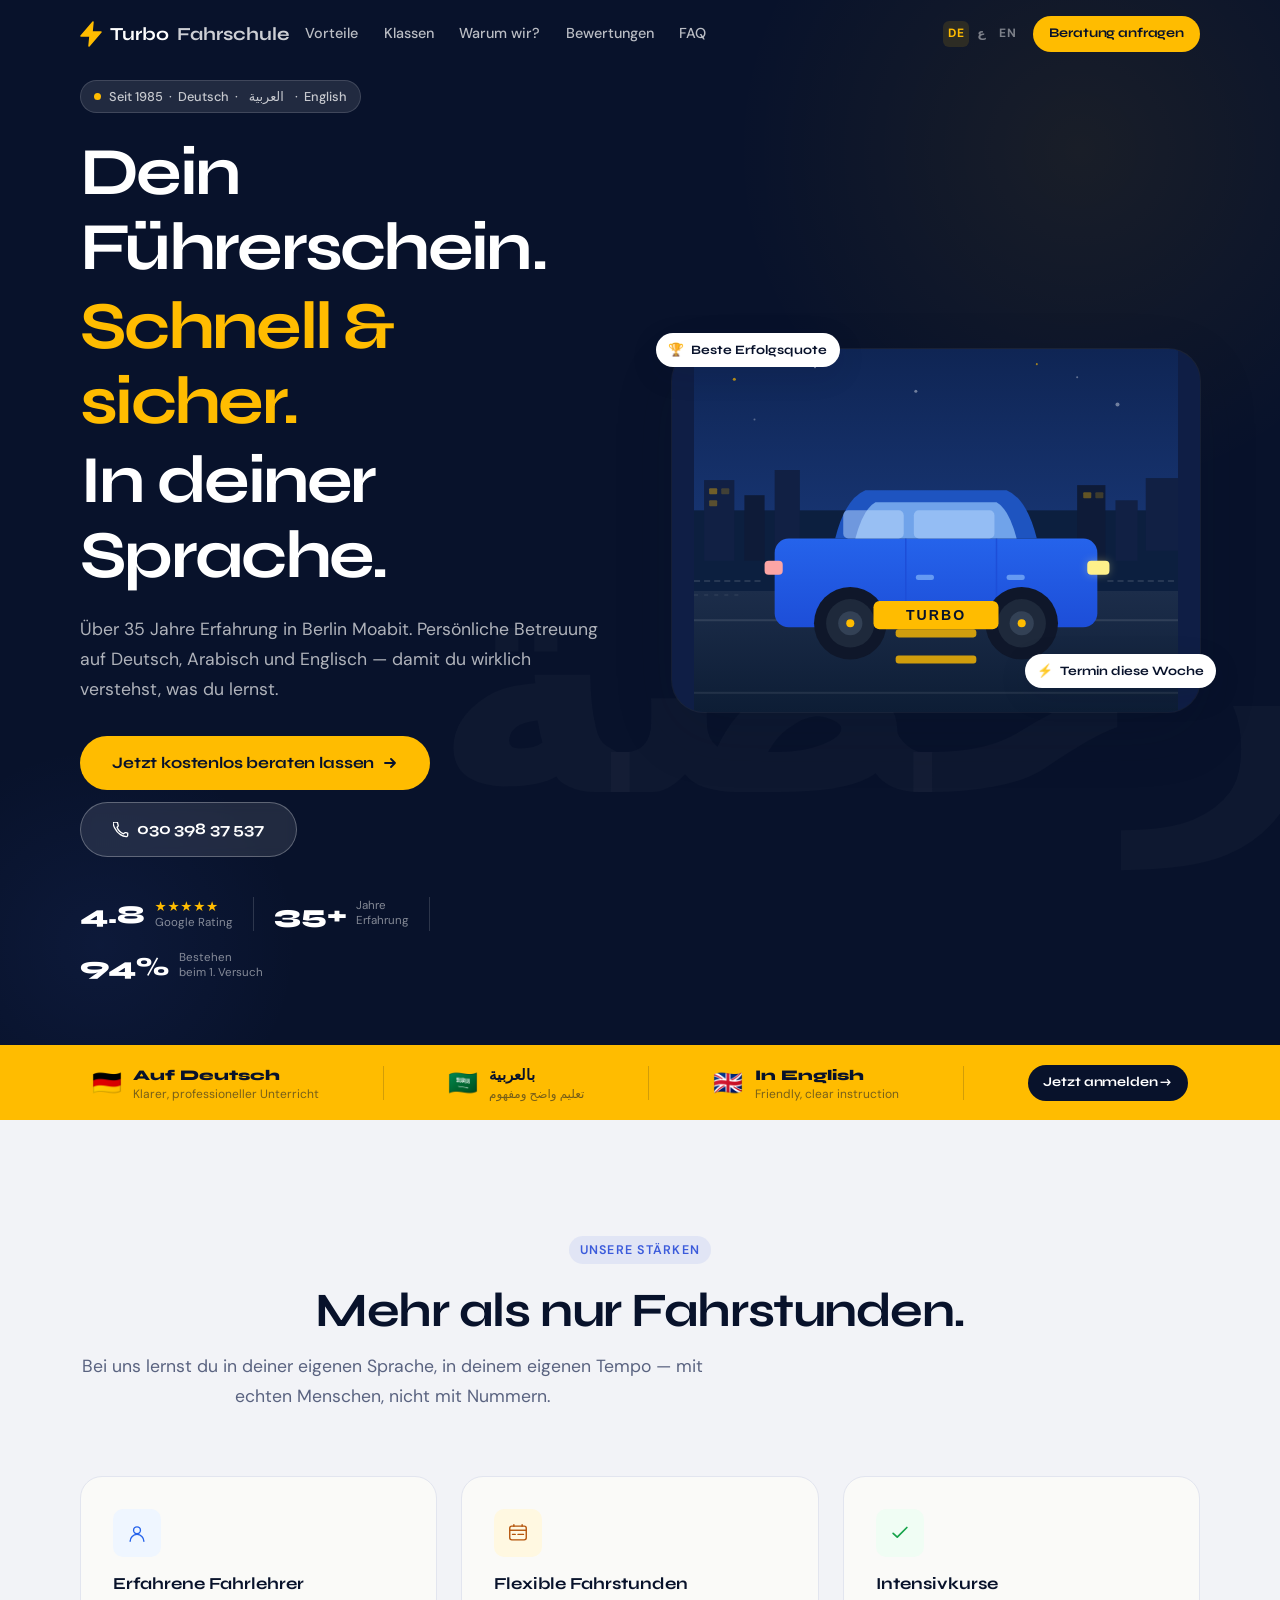
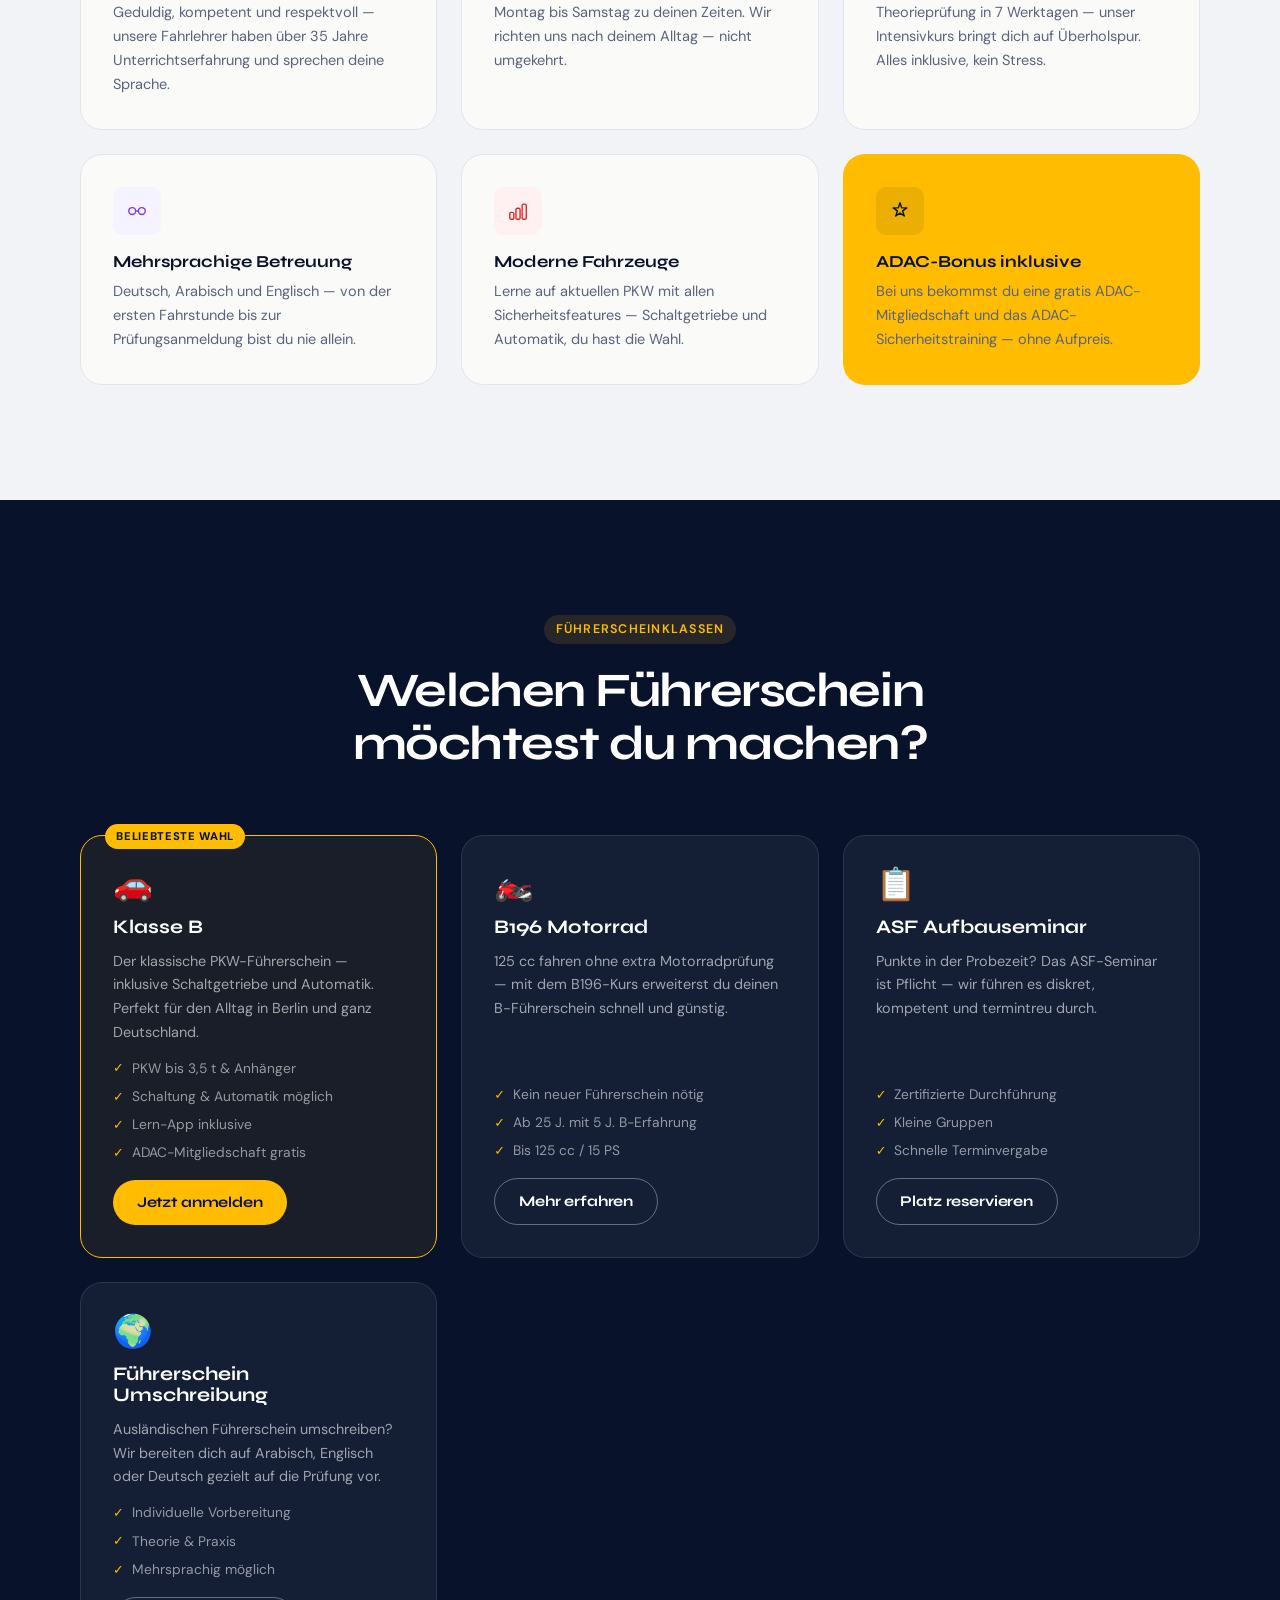
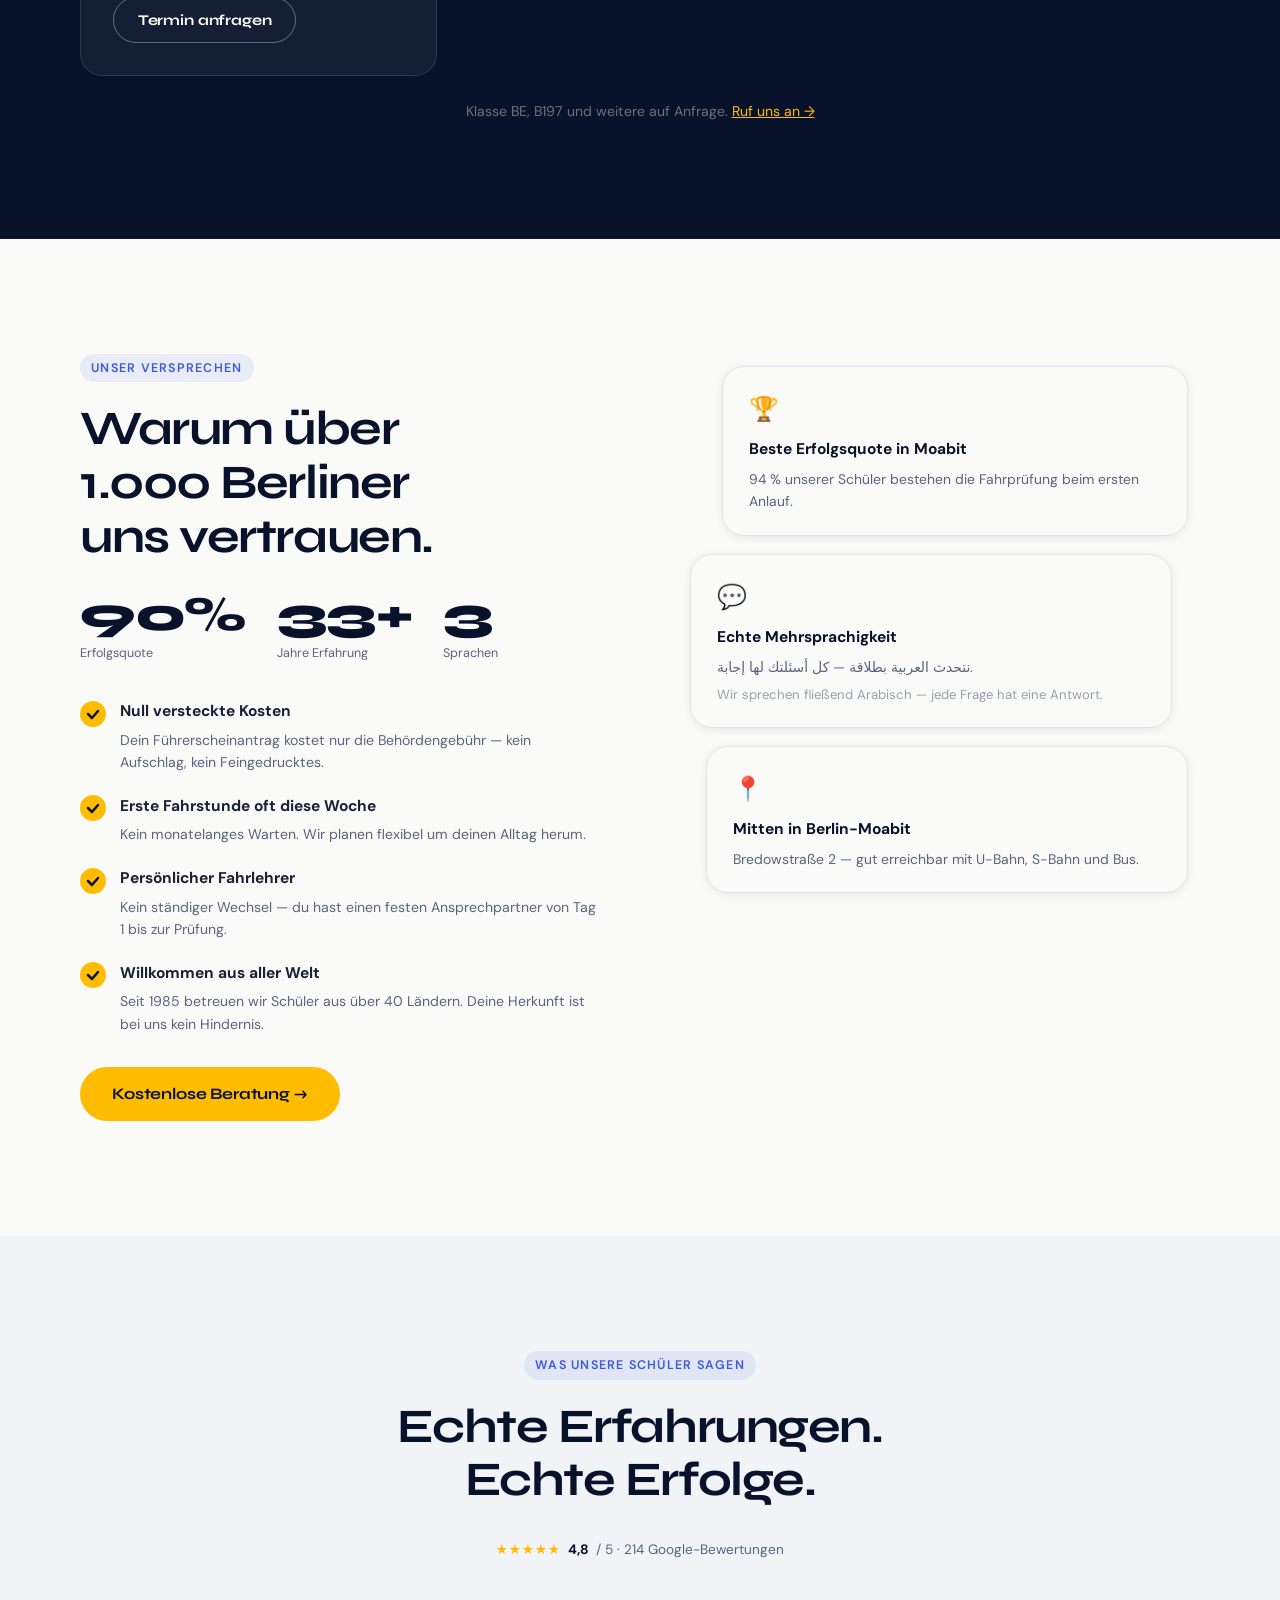
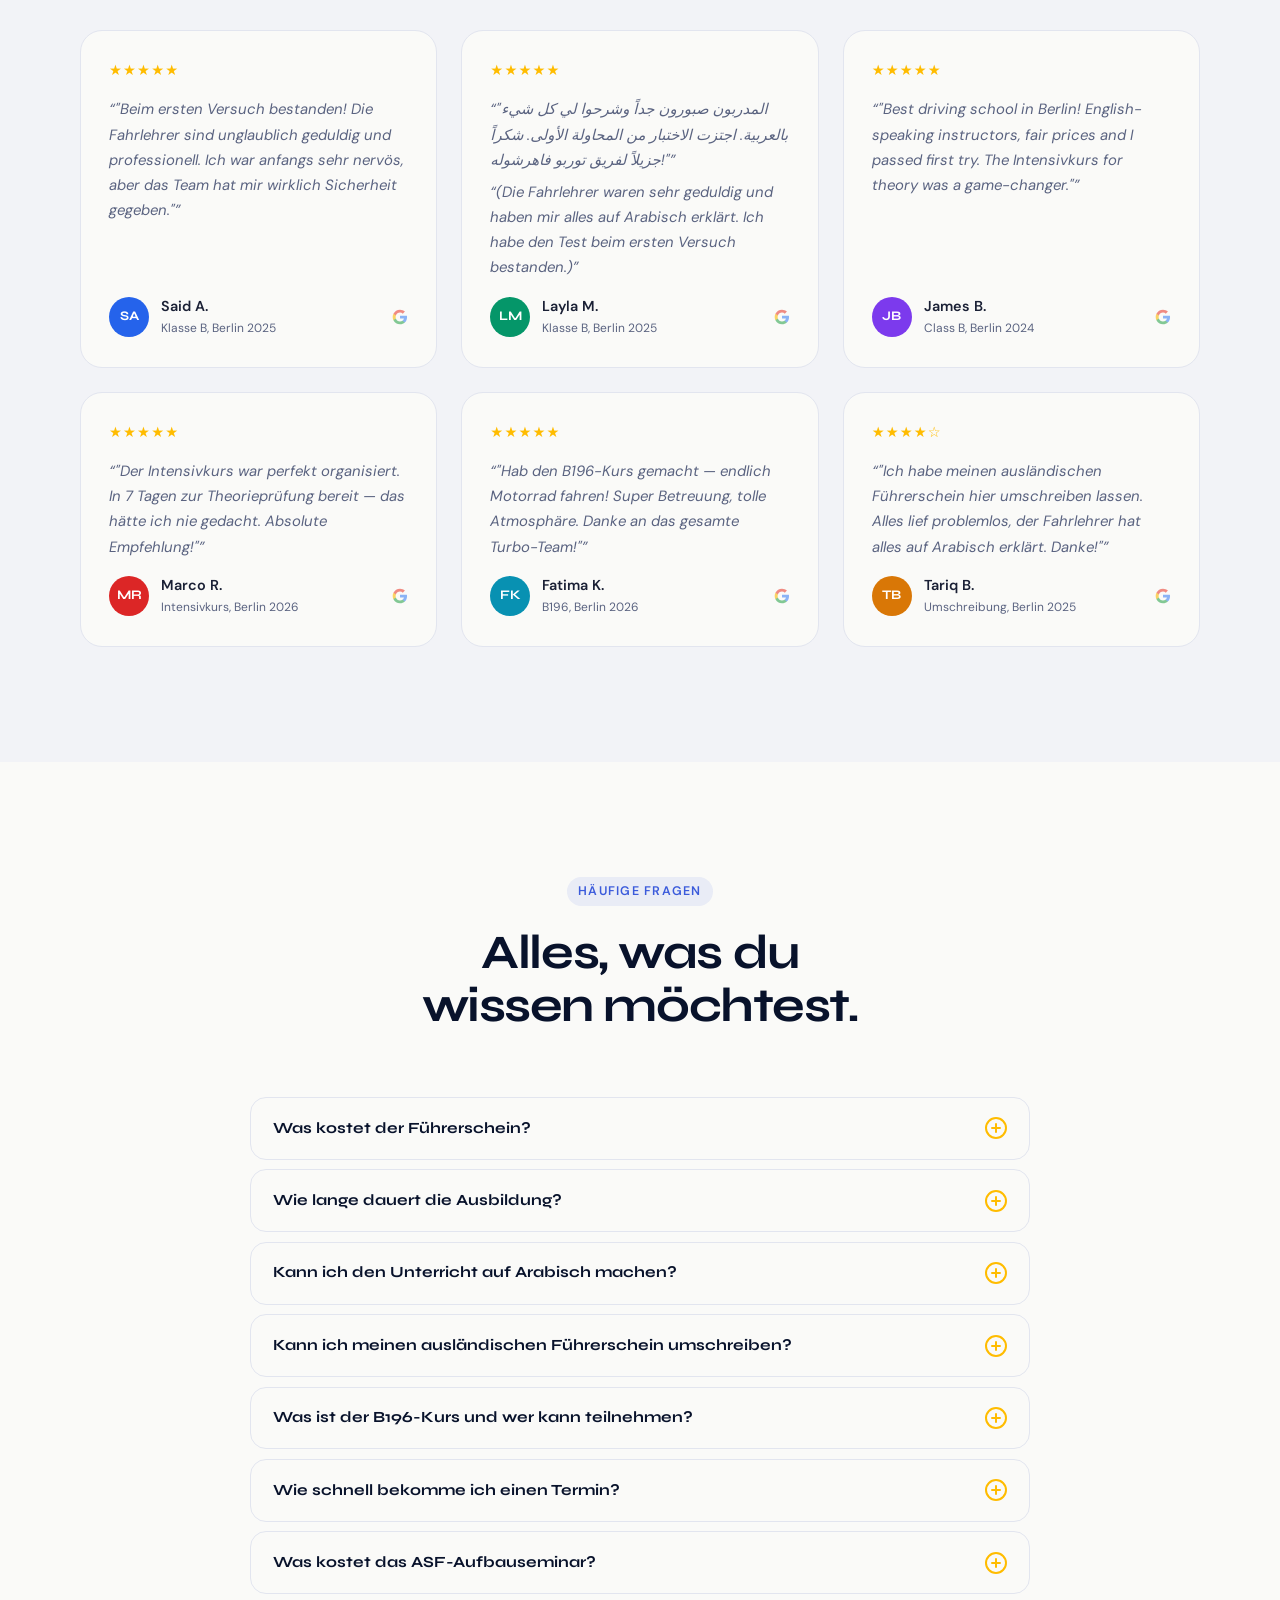
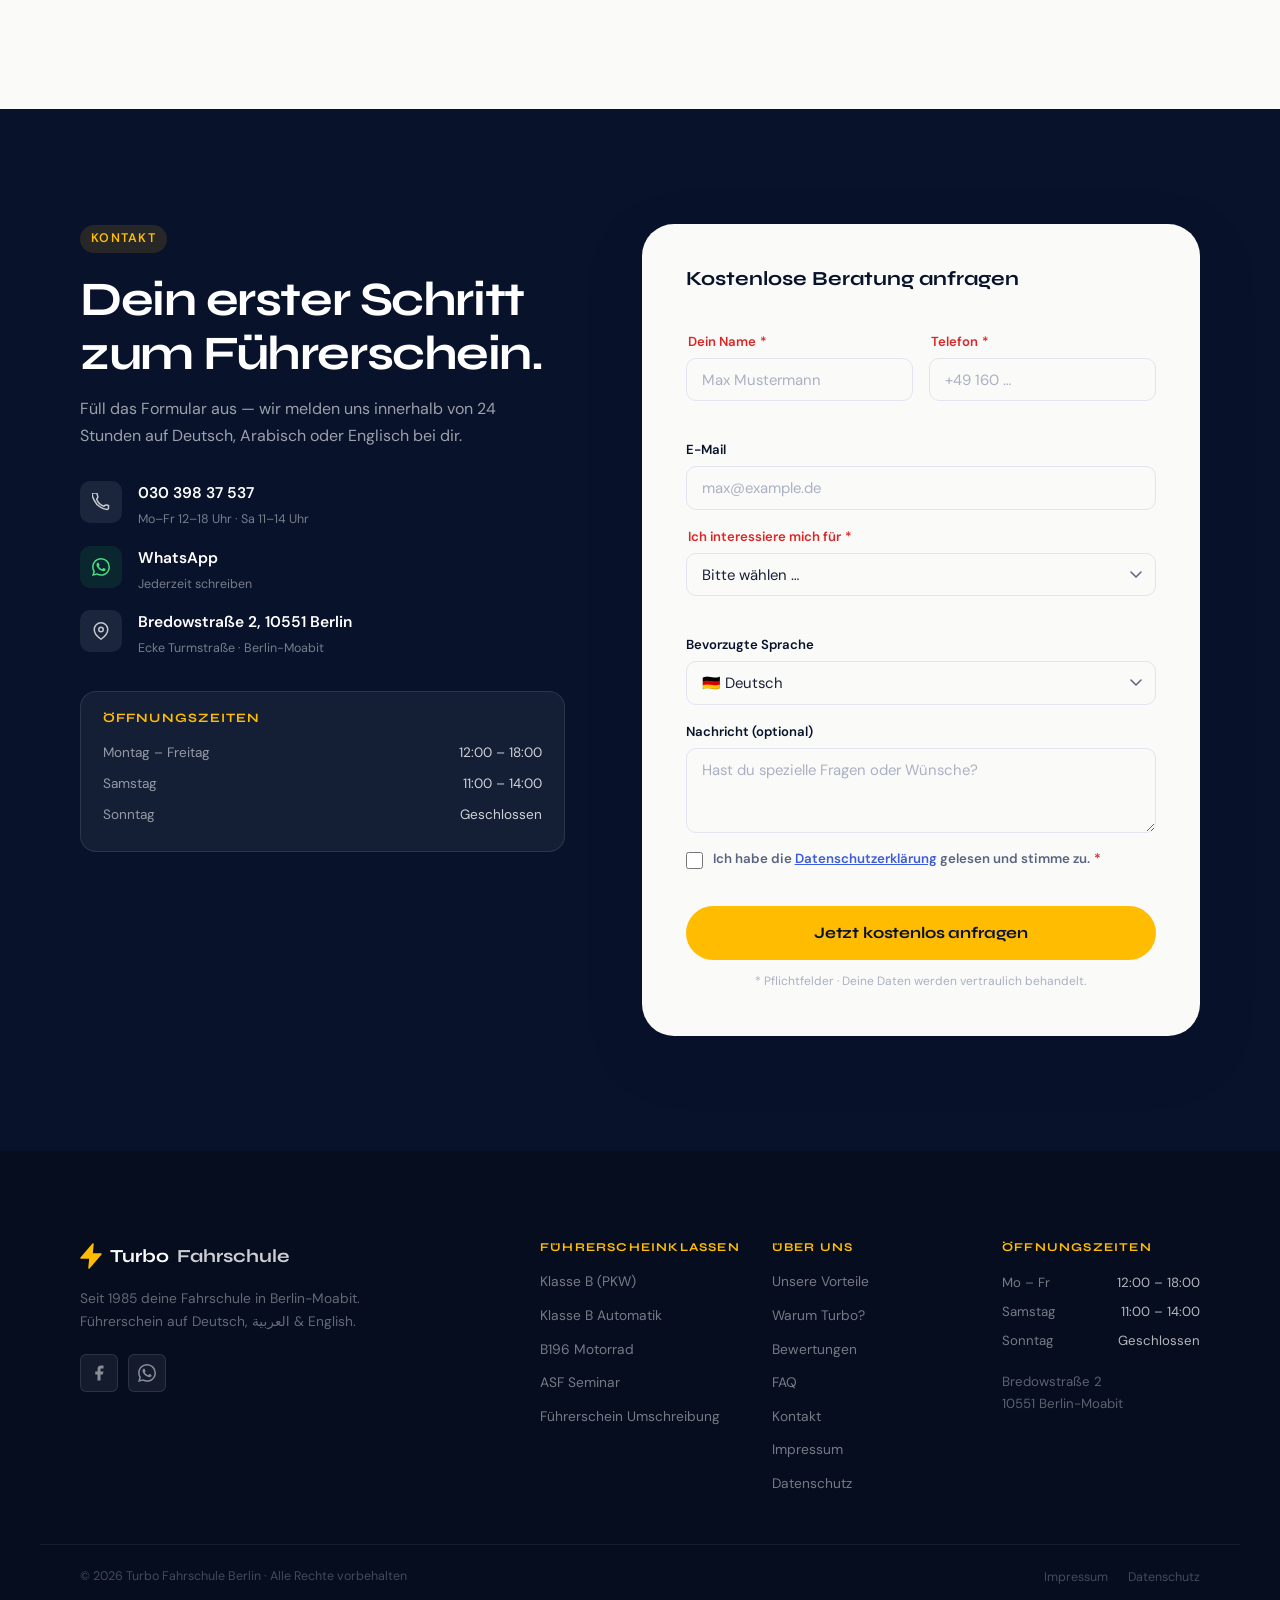
<file: index.html>
<!DOCTYPE html>
<html lang="de" dir="ltr">
<head>
  <meta charset="UTF-8" />
  <meta name="viewport" content="width=device-width, initial-scale=1.0" />

  <!-- SEO -->
  <title>Turbo Fahrschule Berlin – Führerschein auf Deutsch, Arabisch & Englisch</title>
  <meta name="description" content="Turbo Fahrschule Berlin – seit 1985. Führerschein Klasse B, B196, ASF & Intensivkurs. Unterricht auf Deutsch, Arabisch und Englisch. Moabit, Berlin. Jetzt kostenlos beraten lassen." />
  <meta name="keywords" content="Fahrschule Berlin, Arabische Fahrschule Berlin, Führerschein Berlin, Intensivkurs Führerschein Berlin, Fahrschule Moabit, Fahrlehrer Berlin arabisch, فاهرشوله برلين" />
  <link rel="canonical" href="https://www.turbo-fahrschule.com/" />

  <!-- Open Graph -->
  <meta property="og:type" content="website" />
  <meta property="og:title" content="Turbo Fahrschule Berlin – Führerschein schnell & sicher" />
  <meta property="og:description" content="Seit 1985 in Berlin. Deutsch, Arabisch, Englisch. Faire Preise, persönliche Betreuung." />
  <meta property="og:url" content="https://www.turbo-fahrschule.com/" />
  <meta property="og:locale" content="de_DE" />

  <!-- Fonts -->
  <link rel="preconnect" href="https://fonts.googleapis.com" />
  <link rel="preconnect" href="https://fonts.gstatic.com" crossorigin />
  <link href="https://fonts.googleapis.com/css2?family=Syne:wght@700;800&family=DM+Sans:ital,opsz,wght@0,9..40,400;0,9..40,500;0,9..40,600;1,9..40,400&display=swap" rel="stylesheet" />

  <link rel="stylesheet" href="style.css" />

  <!-- Structured Data -->
  <script type="application/ld+json">
  {"@context":"https://schema.org","@type":"DrivingSchool","name":"Turbo Fahrschule Berlin","url":"https://www.turbo-fahrschule.com","telephone":"+493039837537","address":{"@type":"PostalAddress","streetAddress":"Bredowstraße 2","addressLocality":"Berlin","postalCode":"10551","addressCountry":"DE"},"geo":{"@type":"GeoCoordinates","latitude":52.529,"longitude":13.342},"openingHoursSpecification":[{"@type":"OpeningHoursSpecification","dayOfWeek":["Monday","Tuesday","Wednesday","Thursday","Friday"],"opens":"12:00","closes":"18:00"},{"@type":"OpeningHoursSpecification","dayOfWeek":"Saturday","opens":"11:00","closes":"14:00"}],"aggregateRating":{"@type":"AggregateRating","ratingValue":"4.8","reviewCount":"214"}}
  </script>
</head>
<body>

<!-- ╔══════════════════════════════╗
     ║         HEADER / NAV         ║
     ╚══════════════════════════════╝ -->
<header class="site-header" id="siteHeader">
  <div class="hdr-inner wrap">

    <a href="#hero" class="logo" aria-label="Turbo Fahrschule Berlin – zur Startseite">
      <span class="logo-bolt" aria-hidden="true">
        <svg width="22" height="26" viewBox="0 0 22 26" fill="none" xmlns="http://www.w3.org/2000/svg">
          <path d="M13 1L1 15h9l-1 10 12-14h-9l1-10z" fill="currentColor" stroke="currentColor" stroke-width="1.5" stroke-linejoin="round"/>
        </svg>
      </span>
      <span class="logo-word">Turbo</span>
      <span class="logo-word logo-word--thin">Fahrschule</span>
    </a>

    <nav class="primary-nav" id="primaryNav" aria-label="Hauptnavigation">
      <a href="#vorteile"    class="nav-a" data-i18n="navVorteile">Vorteile</a>
      <a href="#klassen"     class="nav-a" data-i18n="navKlassen">Klassen</a>
      <a href="#warum"       class="nav-a" data-i18n="navWarum">Warum wir?</a>
      <a href="#reviews"     class="nav-a" data-i18n="navBewertungen">Bewertungen</a>
      <a href="#faq"         class="nav-a" data-i18n="navFaq">FAQ</a>
    </nav>

    <div class="hdr-actions">
      <!-- Language switcher -->
      <div class="lang-sw" role="group" aria-label="Sprache wählen">
        <button class="lang-btn is-active" data-lang="de" aria-pressed="true">DE</button>
        <button class="lang-btn" data-lang="ar" aria-pressed="false" lang="ar">ع</button>
        <button class="lang-btn" data-lang="en" aria-pressed="false">EN</button>
      </div>

      <a href="#kontakt" class="btn btn-amber btn-sm hdr-cta" data-i18n="hdrCta">Beratung anfragen</a>

      <button class="burger" id="burgerBtn" aria-label="Menü öffnen" aria-expanded="false" aria-controls="primaryNav">
        <span></span><span></span><span></span>
      </button>
    </div>

  </div>
</header>


<!-- ╔══════════════════════════════╗
     ║            HERO              ║
     ╚══════════════════════════════╝ -->
<section class="hero" id="hero">

  <!-- Ambient background elements -->
  <div class="hero-bg" aria-hidden="true">
    <div class="hero-bg__circle hero-bg__circle--1"></div>
    <div class="hero-bg__circle hero-bg__circle--2"></div>
    <div class="hero-bg__arabic" aria-hidden="true">رخصة</div>
  </div>

  <div class="hero-inner wrap">

    <!-- Left: copy -->
    <div class="hero-copy" data-reveal="up">
      <div class="pill pill--light">
        <span class="pill__dot"></span>
        Seit 1985 &nbsp;·&nbsp; Deutsch &nbsp;·&nbsp; <span lang="ar">العربية</span> &nbsp;·&nbsp; English
      </div>

      <h1 class="hero-h1">
        <span class="hero-h1__line" data-i18n="heroL1">Dein Führerschein.</span>
        <span class="hero-h1__line hero-h1__line--amber" data-i18n="heroL2">Schnell &amp; sicher.</span>
        <span class="hero-h1__line" data-i18n="heroL3">In deiner Sprache.</span>
      </h1>

      <p class="hero-sub" data-i18n="heroSub">
        Über 35 Jahre Erfahrung in Berlin Moabit. Persönliche Betreuung auf Deutsch,
        Arabisch und Englisch — damit du wirklich verstehst, was du lernst.
      </p>

      <div class="hero-ctas">
        <a href="#kontakt" class="btn btn-amber btn-lg" data-i18n="heroCta1">
          Jetzt kostenlos beraten lassen
          <svg width="16" height="16" viewBox="0 0 16 16" fill="none" aria-hidden="true"><path d="M3 8h10M9 4l4 4-4 4" stroke="currentColor" stroke-width="1.8" stroke-linecap="round" stroke-linejoin="round"/></svg>
        </a>
        <a href="tel:+493039837537" class="btn btn-ghost btn-lg">
          <svg width="16" height="16" viewBox="0 0 24 24" fill="none" aria-hidden="true"><path d="M22 16.92v3a2 2 0 01-2.18 2 19.79 19.79 0 01-8.63-3.07A19.5 19.5 0 013.07 9.81 19.79 19.79 0 01.07 1.18 2 2 0 012 0h3a2 2 0 012 1.72c.127.96.361 1.903.7 2.81a2 2 0 01-.45 2.11L6.09 7.91a16 16 0 009.82 9.82l1.27-1.27a2 2 0 012.11-.45c.907.339 1.85.573 2.81.7A2 2 0 0122 16.92z" stroke="currentColor" stroke-width="2" stroke-linecap="round" stroke-linejoin="round"/></svg>
          030 398 37 537
        </a>
      </div>

      <!-- Trust bar -->
      <div class="trust-bar" role="list">
        <div class="trust-item" role="listitem">
          <span class="trust-num" data-count="4.8" data-decimals="1">4.8</span>
          <div class="trust-meta">
            <span class="stars" aria-label="4,8 von 5 Sternen">★★★★★</span>
            <span>Google Rating</span>
          </div>
        </div>
        <div class="trust-sep" aria-hidden="true"></div>
        <div class="trust-item" role="listitem">
          <span class="trust-num" data-count="35" data-suffix="+">35+</span>
          <div class="trust-meta"><span>Jahre</span><span>Erfahrung</span></div>
        </div>
        <div class="trust-sep" aria-hidden="true"></div>
        <div class="trust-item" role="listitem">
          <span class="trust-num" data-count="94" data-suffix="%">94%</span>
          <div class="trust-meta"><span>Bestehen</span><span>beim 1. Versuch</span></div>
        </div>
      </div>
    </div>

    <!-- Right: visual -->
    <div class="hero-visual" data-reveal="right">
      <div class="hero-card">
        <!-- Illustration: stylised car + road -->
        <div class="hero-illustration" aria-label="Fahrschüler hinter dem Steuer" role="img">
          <svg viewBox="0 0 480 360" fill="none" xmlns="http://www.w3.org/2000/svg" aria-hidden="true">
            <!-- Sky gradient -->
            <defs>
              <linearGradient id="sky" x1="0" y1="0" x2="0" y2="1">
                <stop offset="0%" stop-color="#0f2554"/>
                <stop offset="100%" stop-color="#1a3a7c"/>
              </linearGradient>
              <linearGradient id="road" x1="0" y1="0" x2="0" y2="1">
                <stop offset="0%" stop-color="#1c2d4a"/>
                <stop offset="100%" stop-color="#0d1d35"/>
              </linearGradient>
              <linearGradient id="carBody" x1="0" y1="0" x2="0" y2="1">
                <stop offset="0%" stop-color="#2563eb"/>
                <stop offset="100%" stop-color="#1d4ed8"/>
              </linearGradient>
            </defs>
            <!-- Sky -->
            <rect width="480" height="240" fill="url(#sky)"/>
            <!-- Stars -->
            <circle cx="40" cy="30" r="1.5" fill="#FFBC00" opacity=".7"/>
            <circle cx="120" cy="18" r="1" fill="white" opacity=".5"/>
            <circle cx="220" cy="42" r="1.5" fill="white" opacity=".4"/>
            <circle cx="340" cy="15" r="1" fill="#FFBC00" opacity=".6"/>
            <circle cx="420" cy="55" r="2" fill="white" opacity=".4"/>
            <circle cx="380" cy="28" r="1" fill="white" opacity=".35"/>
            <circle cx="60" cy="70" r="1" fill="white" opacity=".3"/>
            <!-- City silhouette -->
            <rect x="0" y="160" width="480" height="80" fill="#0c1f3f"/>
            <rect x="10" y="130" width="30" height="80" fill="#112044"/>
            <rect x="50" y="145" width="20" height="65" fill="#0e1b38"/>
            <rect x="80" y="120" width="25" height="80" fill="#112044"/>
            <rect x="380" y="135" width="28" height="80" fill="#0e1b38"/>
            <rect x="418" y="150" width="22" height="60" fill="#112044"/>
            <rect x="448" y="128" width="32" height="72" fill="#112044"/>
            <!-- Windows on buildings -->
            <rect x="15" y="138" width="8" height="6" fill="#FFBC00" opacity=".4" rx="1"/>
            <rect x="27" y="138" width="8" height="6" fill="#FFBC00" opacity=".2" rx="1"/>
            <rect x="15" y="150" width="8" height="6" fill="#FFBC00" opacity=".3" rx="1"/>
            <rect x="386" y="142" width="8" height="6" fill="#FFBC00" opacity=".35" rx="1"/>
            <rect x="398" y="142" width="8" height="6" fill="#FFBC00" opacity=".2" rx="1"/>
            <!-- Road -->
            <rect x="0" y="240" width="480" height="120" fill="url(#road)"/>
            <!-- Road markings -->
            <rect x="200" y="252" width="80" height="8" rx="3" fill="#FFBC00" opacity=".8"/>
            <rect x="200" y="278" width="80" height="8" rx="3" fill="#FFBC00" opacity=".8"/>
            <rect x="200" y="304" width="80" height="8" rx="3" fill="#FFBC00" opacity=".8"/>
            <!-- Lane lines -->
            <rect x="0" y="268" width="480" height="2" fill="white" opacity=".1"/>
            <rect x="0" y="340" width="480" height="2" fill="white" opacity=".08"/>

            <!-- Car body -->
            <rect x="80" y="188" width="320" height="88" rx="14" fill="url(#carBody)"/>
            <!-- Car roof -->
            <path d="M140 188 Q150 148 170 140 H310 Q330 148 340 188Z" fill="#1e54c0"/>
            <!-- Windscreen -->
            <path d="M160 188 Q168 158 180 152 H300 Q312 158 320 188Z" fill="#93c5fd" opacity=".7"/>
            <!-- Side windows -->
            <rect x="148" y="160" width="60" height="28" rx="5" fill="#bfdbfe" opacity=".5"/>
            <rect x="218" y="160" width="80" height="28" rx="5" fill="#bfdbfe" opacity=".45"/>
            <!-- Door lines -->
            <line x1="210" y1="188" x2="210" y2="270" stroke="#1d4ed8" stroke-width="1.5"/>
            <line x1="300" y1="188" x2="300" y2="270" stroke="#1d4ed8" stroke-width="1.5"/>
            <!-- Door handles -->
            <rect x="220" y="224" width="18" height="5" rx="2.5" fill="#93c5fd" opacity=".6"/>
            <rect x="310" y="224" width="18" height="5" rx="2.5" fill="#93c5fd" opacity=".6"/>
            <!-- Wheels -->
            <circle cx="155" cy="272" r="36" fill="#0f172a"/>
            <circle cx="155" cy="272" r="24" fill="#1e293b"/>
            <circle cx="155" cy="272" r="12" fill="#334155"/>
            <circle cx="155" cy="272" r="4" fill="#FFBC00"/>
            <circle cx="325" cy="272" r="36" fill="#0f172a"/>
            <circle cx="325" cy="272" r="24" fill="#1e293b"/>
            <circle cx="325" cy="272" r="12" fill="#334155"/>
            <circle cx="325" cy="272" r="4" fill="#FFBC00"/>
            <!-- Headlights -->
            <rect x="390" y="210" width="22" height="14" rx="4" fill="#fef08a"/>
            <rect x="390" y="210" width="22" height="14" rx="4" fill="#fef08a" opacity=".3" filter="blur(4px)"/>
            <!-- Tail lights -->
            <rect x="70" y="210" width="18" height="14" rx="4" fill="#fca5a5"/>
            <!-- Turbo badge -->
            <rect x="178" y="250" width="124" height="28" rx="6" fill="#FFBC00"/>
            <text x="240" y="269" text-anchor="middle" font-family="sans-serif" font-weight="800" font-size="14" fill="#08122B" letter-spacing="2">TURBO</text>
            <!-- Speed lines -->
            <line x1="0" y1="230" x2="70" y2="230" stroke="white" stroke-width="1.5" opacity=".15" stroke-dasharray="6 4"/>
            <line x1="0" y1="244" x2="50" y2="244" stroke="white" stroke-width="1" opacity=".1" stroke-dasharray="4 6"/>
            <line x1="410" y1="230" x2="480" y2="230" stroke="white" stroke-width="1.5" opacity=".15" stroke-dasharray="6 4"/>
          </svg>
        </div>

        <!-- Floating chips -->
        <div class="chip chip--tl" aria-hidden="true">
          <span>🏆</span>
          <span>Beste Erfolgsquote</span>
        </div>
        <div class="chip chip--br" aria-hidden="true">
          <span>⚡</span>
          <span>Termin diese Woche</span>
        </div>
      </div>
    </div>

  </div><!-- /hero-inner -->
</section>


<!-- ╔══════════════════════════════╗
     ║       SPRACHEN-BANNER        ║
     ╚══════════════════════════════╝ -->
<div class="lang-banner" role="complementary" aria-label="Unsere Unterrichtssprachen">
  <div class="wrap lang-banner__inner">
    <div class="lb-item">
      <span class="lb-flag" role="img" aria-label="Deutschlandsflagge">🇩🇪</span>
      <div>
        <strong data-i18n="lbDe">Auf Deutsch</strong>
        <p data-i18n="lbDeP">Klarer, professioneller Unterricht</p>
      </div>
    </div>
    <span class="lb-rule" aria-hidden="true"></span>
    <div class="lb-item">
      <span class="lb-flag" role="img" aria-label="Saudi-Arabien Flagge">🇸🇦</span>
      <div>
        <strong lang="ar">بالعربية</strong>
        <p lang="ar">تعليم واضح ومفهوم</p>
      </div>
    </div>
    <span class="lb-rule" aria-hidden="true"></span>
    <div class="lb-item">
      <span class="lb-flag" role="img" aria-label="UK Flagge">🇬🇧</span>
      <div>
        <strong lang="en">In English</strong>
        <p lang="en">Friendly, clear instruction</p>
      </div>
    </div>
    <span class="lb-rule" aria-hidden="true"></span>
    <div class="lb-item lb-item--cta">
      <a href="#kontakt" class="btn btn-navy btn-sm" data-i18n="lbCta">Jetzt anmelden →</a>
    </div>
  </div>
</div>


<!-- ╔══════════════════════════════╗
     ║          VORTEILE            ║
     ╚══════════════════════════════╝ -->
<section class="section-pad bg-offwhite" id="vorteile">
  <div class="wrap">

    <header class="section-hdr" data-reveal="up">
      <p class="eyebrow" data-i18n="vortEyebrow">Unsere Stärken</p>
      <h2 class="section-h2" data-i18n="vortH2">Mehr als nur Fahrstunden.</h2>
      <p class="section-sub">Bei uns lernst du in deiner eigenen Sprache, in deinem eigenen Tempo — mit echten Menschen, nicht mit Nummern.</p>
    </header>

    <div class="features-grid">

      <article class="feat-card" data-reveal="up" data-delay="0">
        <div class="feat-icon feat-icon--blue" aria-hidden="true">
          <svg viewBox="0 0 32 32" fill="none"><circle cx="16" cy="12" r="5" stroke="currentColor" stroke-width="2"/><path d="M6 28c0-5.5 4.5-10 10-10s10 4.5 10 10" stroke="currentColor" stroke-width="2" stroke-linecap="round"/></svg>
        </div>
        <h3 data-i18n="feat1Title">Erfahrene Fahrlehrer</h3>
        <p>Geduldig, kompetent und respektvoll — unsere Fahrlehrer haben über 35 Jahre Unterrichtserfahrung und sprechen deine Sprache.</p>
      </article>

      <article class="feat-card" data-reveal="up" data-delay="80">
        <div class="feat-icon feat-icon--amber" aria-hidden="true">
          <svg viewBox="0 0 32 32" fill="none"><rect x="4" y="6" width="24" height="20" rx="3" stroke="currentColor" stroke-width="2"/><path d="M4 12h24" stroke="currentColor" stroke-width="2"/><path d="M10 6V4M22 6V4" stroke="currentColor" stroke-width="2" stroke-linecap="round"/><path d="M8 18h4M16 18h8" stroke="currentColor" stroke-width="2" stroke-linecap="round"/></svg>
        </div>
        <h3 data-i18n="feat2Title">Flexible Fahrstunden</h3>
        <p>Montag bis Samstag zu deinen Zeiten. Wir richten uns nach deinem Alltag — nicht umgekehrt.</p>
      </article>

      <article class="feat-card" data-reveal="up" data-delay="160">
        <div class="feat-icon feat-icon--green" aria-hidden="true">
          <svg viewBox="0 0 32 32" fill="none"><path d="M6 16.5L12 22l14-14" stroke="currentColor" stroke-width="2.5" stroke-linecap="round" stroke-linejoin="round"/></svg>
        </div>
        <h3 data-i18n="feat3Title">Intensivkurse</h3>
        <p>Theorieprüfung in 7 Werktagen — unser Intensivkurs bringt dich auf Überholspur. Alles inklusive, kein Stress.</p>
      </article>

      <article class="feat-card" data-reveal="up" data-delay="240">
        <div class="feat-icon feat-icon--purple" aria-hidden="true">
          <svg viewBox="0 0 32 32" fill="none"><circle cx="9" cy="16" r="5" stroke="currentColor" stroke-width="2"/><circle cx="23" cy="16" r="5" stroke="currentColor" stroke-width="2"/><path d="M14 16h4" stroke="currentColor" stroke-width="2"/></svg>
        </div>
        <h3 data-i18n="feat4Title">Mehrsprachige Betreuung</h3>
        <p>Deutsch, Arabisch und Englisch — von der ersten Fahrstunde bis zur Prüfungsanmeldung bist du nie allein.</p>
      </article>

      <article class="feat-card" data-reveal="up" data-delay="320">
        <div class="feat-icon feat-icon--red" aria-hidden="true">
          <svg viewBox="0 0 32 32" fill="none"><rect x="4" y="18" width="6" height="10" rx="2" stroke="currentColor" stroke-width="2"/><rect x="13" y="12" width="6" height="16" rx="2" stroke="currentColor" stroke-width="2"/><rect x="22" y="6" width="6" height="22" rx="2" stroke="currentColor" stroke-width="2"/></svg>
        </div>
        <h3 data-i18n="feat5Title">Moderne Fahrzeuge</h3>
        <p>Lerne auf aktuellen PKW mit allen Sicherheitsfeatures — Schaltgetriebe und Automatik, du hast die Wahl.</p>
      </article>

      <article class="feat-card feat-card--amber" data-reveal="up" data-delay="400">
        <div class="feat-icon feat-icon--dark" aria-hidden="true">
          <svg viewBox="0 0 32 32" fill="none"><path d="M16 4l2.4 7.4H26l-6.2 4.5 2.4 7.4L16 19l-6.2 4.3 2.4-7.4L6 11.4h7.6L16 4z" stroke="currentColor" stroke-width="2" stroke-linejoin="round"/></svg>
        </div>
        <h3 data-i18n="feat6Title">ADAC-Bonus inklusive</h3>
        <p>Bei uns bekommst du eine gratis ADAC-Mitgliedschaft und das ADAC-Sicherheitstraining — ohne Aufpreis.</p>
      </article>

    </div>
  </div>
</section>


<!-- ╔══════════════════════════════╗
     ║       FÜHRERSCHEINKLASSEN    ║
     ╚══════════════════════════════╝ -->
<section class="section-pad bg-navy" id="klassen">
  <div class="wrap">

    <header class="section-hdr section-hdr--light" data-reveal="up">
      <p class="eyebrow eyebrow--amber">Führerscheinklassen</p>
      <h2 class="section-h2 color-white">Welchen Führerschein<br>möchtest du machen?</h2>
    </header>

    <div class="klassen-grid">

      <div class="klasse-card klasse-card--featured" data-reveal="up" data-delay="0">
        <div class="klasse-badge" data-i18n="klassBadge">Beliebteste Wahl</div>
        <div class="klasse-emoji" aria-hidden="true">🚗</div>
        <h3 data-i18n="klass1Title">Klasse B</h3>
        <p>Der klassische PKW-Führerschein — inklusive Schalt&shy;getriebe und Automatik. Perfekt für den Alltag in Berlin und ganz Deutschland.</p>
        <ul class="klasse-list">
          <li>PKW bis 3,5 t &amp; Anhänger</li>
          <li>Schaltung &amp; Automatik möglich</li>
          <li>Lern-App inklusive</li>
          <li>ADAC-Mitgliedschaft gratis</li>
        </ul>
        <a href="#kontakt" class="btn btn-amber btn-md klasse-cta" data-i18n="klass1Cta">Jetzt anmelden</a>
      </div>

      <div class="klasse-card" data-reveal="up" data-delay="100">
        <div class="klasse-emoji" aria-hidden="true">🏍️</div>
        <h3 data-i18n="klass2Title">B196 Motorrad</h3>
        <p>125 cc fahren ohne extra Motorradprüfung — mit dem B196-Kurs erweiterst du deinen B-Führerschein schnell und günstig.</p>
        <ul class="klasse-list">
          <li>Kein neuer Führerschein nötig</li>
          <li>Ab 25 J. mit 5 J. B-Erfahrung</li>
          <li>Bis 125 cc / 15 PS</li>
        </ul>
        <a href="#kontakt" class="btn btn-outline-light btn-md klasse-cta" data-i18n="klass2Cta">Mehr erfahren</a>
      </div>

      <div class="klasse-card" data-reveal="up" data-delay="200">
        <div class="klasse-emoji" aria-hidden="true">📋</div>
        <h3 data-i18n="klass3Title">ASF Aufbauseminar</h3>
        <p>Punkte in der Probezeit? Das ASF-Seminar ist Pflicht — wir führen es diskret, kompetent und termintreu durch.</p>
        <ul class="klasse-list">
          <li>Zertifizierte Durchführung</li>
          <li>Kleine Gruppen</li>
          <li>Schnelle Terminvergabe</li>
        </ul>
        <a href="#kontakt" class="btn btn-outline-light btn-md klasse-cta" data-i18n="klass3Cta">Platz reservieren</a>
      </div>

      <div class="klasse-card" data-reveal="up" data-delay="300">
        <div class="klasse-emoji" aria-hidden="true">🌍</div>
        <h3 data-i18n="klass4Title">Führerschein Umschreibung</h3>
        <p>Ausländischen Führerschein umschreiben? Wir bereiten dich auf Arabisch, Englisch oder Deutsch gezielt auf die Prüfung vor.</p>
        <ul class="klasse-list">
          <li>Individuelle Vorbereitung</li>
          <li>Theorie &amp; Praxis</li>
          <li>Mehrsprachig möglich</li>
        </ul>
        <a href="#kontakt" class="btn btn-outline-light btn-md klasse-cta" data-i18n="klass4Cta">Termin anfragen</a>
      </div>

    </div>

    <p class="klassen-hint" data-reveal="up">Klasse BE, B197 und weitere auf Anfrage. <a href="#kontakt">Ruf uns an →</a></p>

  </div>
</section>


<!-- ╔══════════════════════════════╗
     ║        WARUM TURBO?          ║
     ╚══════════════════════════════╝ -->
<section class="section-pad bg-white" id="warum">
  <div class="wrap">

    <div class="warum-grid">

      <!-- Left: stats + reasons -->
      <div class="warum-left" data-reveal="right">
        <p class="eyebrow" data-i18n="warumEyebrow">Unser Versprechen</p>
        <h2 class="section-h2">Warum über<br>1.000 Berliner<br>uns vertrauen.</h2>

        <div class="stat-row">
          <div class="stat-block">
            <span class="stat-big" data-count="94" data-suffix="%">94%</span>
            <span class="stat-lbl" data-i18n="statSuccessLbl">Erfolgsquote</span>
          </div>
          <div class="stat-block">
            <span class="stat-big" data-count="35" data-suffix="+">35+</span>
            <span class="stat-lbl" data-i18n="statExpLbl">Jahre Erfahrung</span>
          </div>
          <div class="stat-block">
            <span class="stat-big" data-count="3">3</span>
            <span class="stat-lbl" data-i18n="statLangLbl">Sprachen</span>
          </div>
        </div>

        <ul class="reason-list">
          <li class="reason-item">
            <span class="reason-check" aria-hidden="true">
              <svg width="16" height="16" viewBox="0 0 16 16" fill="none"><path d="M3 8l4 4 6-7" stroke="currentColor" stroke-width="2.5" stroke-linecap="round" stroke-linejoin="round"/></svg>
            </span>
            <div>
              <strong data-i18n="reason1Title">Null versteckte Kosten</strong>
              <p>Dein Führerscheinantrag kostet nur die Behördengebühr — kein Aufschlag, kein Feingedrucktes.</p>
            </div>
          </li>
          <li class="reason-item">
            <span class="reason-check" aria-hidden="true">
              <svg width="16" height="16" viewBox="0 0 16 16" fill="none"><path d="M3 8l4 4 6-7" stroke="currentColor" stroke-width="2.5" stroke-linecap="round" stroke-linejoin="round"/></svg>
            </span>
            <div>
              <strong data-i18n="reason2Title">Erste Fahrstunde oft diese Woche</strong>
              <p>Kein monatelanges Warten. Wir planen flexibel um deinen Alltag herum.</p>
            </div>
          </li>
          <li class="reason-item">
            <span class="reason-check" aria-hidden="true">
              <svg width="16" height="16" viewBox="0 0 16 16" fill="none"><path d="M3 8l4 4 6-7" stroke="currentColor" stroke-width="2.5" stroke-linecap="round" stroke-linejoin="round"/></svg>
            </span>
            <div>
              <strong data-i18n="reason3Title">Persönlicher Fahrlehrer</strong>
              <p>Kein ständiger Wechsel — du hast einen festen Ansprechpartner von Tag 1 bis zur Prüfung.</p>
            </div>
          </li>
          <li class="reason-item">
            <span class="reason-check" aria-hidden="true">
              <svg width="16" height="16" viewBox="0 0 16 16" fill="none"><path d="M3 8l4 4 6-7" stroke="currentColor" stroke-width="2.5" stroke-linecap="round" stroke-linejoin="round"/></svg>
            </span>
            <div>
              <strong data-i18n="reason4Title">Willkommen aus aller Welt</strong>
              <p>Seit 1985 betreuen wir Schüler aus über 40 Ländern. Deine Herkunft ist bei uns kein Hindernis.</p>
            </div>
          </li>
        </ul>

        <a href="#kontakt" class="btn btn-amber btn-lg" data-i18n="warumCta">Kostenlose Beratung →</a>
      </div>

      <!-- Right: stacked cards -->
      <div class="warum-right" data-reveal="left">
        <div class="w-cards">
          <div class="w-card w-card--1">
            <span class="w-card__emoji" aria-hidden="true">🏆</span>
            <strong data-i18n="wcard1Title">Beste Erfolgsquote in Moabit</strong>
            <p>94 % unserer Schüler bestehen die Fahrprüfung beim ersten Anlauf.</p>
          </div>
          <div class="w-card w-card--2">
            <span class="w-card__emoji" aria-hidden="true">💬</span>
            <strong data-i18n="wcard2Title">Echte Mehrsprachigkeit</strong>
            <p lang="ar">نتحدث العربية بطلاقة — كل أسئلتك لها إجابة.</p>
            <p style="margin-top:.35rem; font-size:.82rem; opacity:.6;">Wir sprechen fließend Arabisch — jede Frage hat eine Antwort.</p>
          </div>
          <div class="w-card w-card--3">
            <span class="w-card__emoji" aria-hidden="true">📍</span>
            <strong data-i18n="wcard3Title">Mitten in Berlin-Moabit</strong>
            <p>Bredowstraße 2 — gut erreichbar mit U-Bahn, S-Bahn und Bus.</p>
          </div>
        </div>
      </div>

    </div>
  </div>
</section>


<!-- ╔══════════════════════════════╗
     ║          BEWERTUNGEN         ║
     ╚══════════════════════════════╝ -->
<section class="section-pad bg-offwhite" id="reviews">
  <div class="wrap">

    <header class="section-hdr" data-reveal="up">
      <p class="eyebrow" data-i18n="reviewEyebrow">Was unsere Schüler sagen</p>
      <h2 class="section-h2">Echte Erfahrungen.<br>Echte Erfolge.</h2>
      <div class="rating-pill" aria-label="4,8 von 5 Sternen aus 214 Google-Bewertungen">
        <span class="stars" aria-hidden="true">★★★★★</span>
        <strong>4,8</strong>
        <span data-i18n="reviewRating">/ 5 · 214 Google-Bewertungen</span>
      </div>
    </header>

    <div class="reviews-grid">

      <article class="review-card" data-reveal="up" data-delay="0">
        <div class="rc-stars" aria-label="5 von 5 Sternen" aria-hidden="true">★★★★★</div>
        <blockquote>
          <p>"Beim ersten Versuch bestanden! Die Fahrlehrer sind unglaublich geduldig und professionell. Ich war anfangs sehr nervös, aber das Team hat mir wirklich Sicherheit gegeben."</p>
        </blockquote>
        <footer class="rc-author">
          <div class="rc-avatar" style="--clr:#2563eb" aria-hidden="true">SA</div>
          <div>
            <cite>Said A.</cite>
            <span>Klasse B, Berlin 2025</span>
          </div>
          <div class="rc-google" aria-label="via Google">
            <svg width="16" height="16" viewBox="0 0 24 24" aria-hidden="true"><path d="M22.56 12.25c0-.78-.07-1.53-.2-2.25H12v4.26h5.92c-.26 1.37-1.04 2.53-2.21 3.31v2.77h3.57c2.08-1.92 3.28-4.74 3.28-8.09z" fill="#4285F4"/><path d="M12 23c2.97 0 5.46-.98 7.28-2.66l-3.57-2.77c-.98.66-2.23 1.06-3.71 1.06-2.86 0-5.29-1.93-6.16-4.53H2.18v2.84C3.99 20.53 7.7 23 12 23z" fill="#34A853"/><path d="M5.84 14.09c-.22-.66-.35-1.36-.35-2.09s.13-1.43.35-2.09V7.07H2.18C1.43 8.55 1 10.22 1 12s.43 3.45 1.18 4.93l2.85-2.22.81-.62z" fill="#FBBC05"/><path d="M12 5.38c1.62 0 3.06.56 4.21 1.64l3.15-3.15C17.45 2.09 14.97 1 12 1 7.7 1 3.99 3.47 2.18 7.07l3.66 2.84c.87-2.6 3.3-4.53 6.16-4.53z" fill="#EA4335"/></svg>
          </div>
        </footer>
      </article>

      <article class="review-card" data-reveal="up" data-delay="100">
        <div class="rc-stars" aria-label="5 von 5 Sternen" aria-hidden="true">★★★★★</div>
        <blockquote>
          <p lang="ar">"المدربون صبورون جداً وشرحوا لي كل شيء بالعربية. اجتزت الاختبار من المحاولة الأولى. شكراً جزيلاً لفريق توربو فاهرشوله!"</p>
          <p class="review-translation">(Die Fahrlehrer waren sehr geduldig und haben mir alles auf Arabisch erklärt. Ich habe den Test beim ersten Versuch bestanden.)</p>
        </blockquote>
        <footer class="rc-author">
          <div class="rc-avatar" style="--clr:#059669" aria-hidden="true">LM</div>
          <div>
            <cite>Layla M.</cite>
            <span>Klasse B, Berlin 2025</span>
          </div>
          <div class="rc-google" aria-label="via Google">
            <svg width="16" height="16" viewBox="0 0 24 24" aria-hidden="true"><path d="M22.56 12.25c0-.78-.07-1.53-.2-2.25H12v4.26h5.92c-.26 1.37-1.04 2.53-2.21 3.31v2.77h3.57c2.08-1.92 3.28-4.74 3.28-8.09z" fill="#4285F4"/><path d="M12 23c2.97 0 5.46-.98 7.28-2.66l-3.57-2.77c-.98.66-2.23 1.06-3.71 1.06-2.86 0-5.29-1.93-6.16-4.53H2.18v2.84C3.99 20.53 7.7 23 12 23z" fill="#34A853"/><path d="M5.84 14.09c-.22-.66-.35-1.36-.35-2.09s.13-1.43.35-2.09V7.07H2.18C1.43 8.55 1 10.22 1 12s.43 3.45 1.18 4.93l2.85-2.22.81-.62z" fill="#FBBC05"/><path d="M12 5.38c1.62 0 3.06.56 4.21 1.64l3.15-3.15C17.45 2.09 14.97 1 12 1 7.7 1 3.99 3.47 2.18 7.07l3.66 2.84c.87-2.6 3.3-4.53 6.16-4.53z" fill="#EA4335"/></svg>
          </div>
        </footer>
      </article>

      <article class="review-card" data-reveal="up" data-delay="200">
        <div class="rc-stars" aria-label="5 von 5 Sternen" aria-hidden="true">★★★★★</div>
        <blockquote>
          <p lang="en">"Best driving school in Berlin! English-speaking instructors, fair prices and I passed first try. The Intensivkurs for theory was a game-changer."</p>
        </blockquote>
        <footer class="rc-author">
          <div class="rc-avatar" style="--clr:#7c3aed" aria-hidden="true">JB</div>
          <div>
            <cite>James B.</cite>
            <span lang="en">Class B, Berlin 2024</span>
          </div>
          <div class="rc-google" aria-label="via Google">
            <svg width="16" height="16" viewBox="0 0 24 24" aria-hidden="true"><path d="M22.56 12.25c0-.78-.07-1.53-.2-2.25H12v4.26h5.92c-.26 1.37-1.04 2.53-2.21 3.31v2.77h3.57c2.08-1.92 3.28-4.74 3.28-8.09z" fill="#4285F4"/><path d="M12 23c2.97 0 5.46-.98 7.28-2.66l-3.57-2.77c-.98.66-2.23 1.06-3.71 1.06-2.86 0-5.29-1.93-6.16-4.53H2.18v2.84C3.99 20.53 7.7 23 12 23z" fill="#34A853"/><path d="M5.84 14.09c-.22-.66-.35-1.36-.35-2.09s.13-1.43.35-2.09V7.07H2.18C1.43 8.55 1 10.22 1 12s.43 3.45 1.18 4.93l2.85-2.22.81-.62z" fill="#FBBC05"/><path d="M12 5.38c1.62 0 3.06.56 4.21 1.64l3.15-3.15C17.45 2.09 14.97 1 12 1 7.7 1 3.99 3.47 2.18 7.07l3.66 2.84c.87-2.6 3.3-4.53 6.16-4.53z" fill="#EA4335"/></svg>
          </div>
        </footer>
      </article>

      <article class="review-card" data-reveal="up" data-delay="300">
        <div class="rc-stars" aria-label="5 von 5 Sternen" aria-hidden="true">★★★★★</div>
        <blockquote>
          <p>"Der Intensivkurs war perfekt organisiert. In 7 Tagen zur Theorieprüfung bereit — das hätte ich nie gedacht. Absolute Empfehlung!"</p>
        </blockquote>
        <footer class="rc-author">
          <div class="rc-avatar" style="--clr:#dc2626" aria-hidden="true">MR</div>
          <div>
            <cite>Marco R.</cite>
            <span>Intensivkurs, Berlin 2026</span>
          </div>
          <div class="rc-google" aria-label="via Google">
            <svg width="16" height="16" viewBox="0 0 24 24" aria-hidden="true"><path d="M22.56 12.25c0-.78-.07-1.53-.2-2.25H12v4.26h5.92c-.26 1.37-1.04 2.53-2.21 3.31v2.77h3.57c2.08-1.92 3.28-4.74 3.28-8.09z" fill="#4285F4"/><path d="M12 23c2.97 0 5.46-.98 7.28-2.66l-3.57-2.77c-.98.66-2.23 1.06-3.71 1.06-2.86 0-5.29-1.93-6.16-4.53H2.18v2.84C3.99 20.53 7.7 23 12 23z" fill="#34A853"/><path d="M5.84 14.09c-.22-.66-.35-1.36-.35-2.09s.13-1.43.35-2.09V7.07H2.18C1.43 8.55 1 10.22 1 12s.43 3.45 1.18 4.93l2.85-2.22.81-.62z" fill="#FBBC05"/><path d="M12 5.38c1.62 0 3.06.56 4.21 1.64l3.15-3.15C17.45 2.09 14.97 1 12 1 7.7 1 3.99 3.47 2.18 7.07l3.66 2.84c.87-2.6 3.3-4.53 6.16-4.53z" fill="#EA4335"/></svg>
          </div>
        </footer>
      </article>

      <article class="review-card" data-reveal="up" data-delay="400">
        <div class="rc-stars" aria-label="5 von 5 Sternen" aria-hidden="true">★★★★★</div>
        <blockquote>
          <p>"Hab den B196-Kurs gemacht — endlich Motorrad fahren! Super Betreuung, tolle Atmosphäre. Danke an das gesamte Turbo-Team!"</p>
        </blockquote>
        <footer class="rc-author">
          <div class="rc-avatar" style="--clr:#0891b2" aria-hidden="true">FK</div>
          <div>
            <cite>Fatima K.</cite>
            <span>B196, Berlin 2026</span>
          </div>
          <div class="rc-google" aria-label="via Google">
            <svg width="16" height="16" viewBox="0 0 24 24" aria-hidden="true"><path d="M22.56 12.25c0-.78-.07-1.53-.2-2.25H12v4.26h5.92c-.26 1.37-1.04 2.53-2.21 3.31v2.77h3.57c2.08-1.92 3.28-4.74 3.28-8.09z" fill="#4285F4"/><path d="M12 23c2.97 0 5.46-.98 7.28-2.66l-3.57-2.77c-.98.66-2.23 1.06-3.71 1.06-2.86 0-5.29-1.93-6.16-4.53H2.18v2.84C3.99 20.53 7.7 23 12 23z" fill="#34A853"/><path d="M5.84 14.09c-.22-.66-.35-1.36-.35-2.09s.13-1.43.35-2.09V7.07H2.18C1.43 8.55 1 10.22 1 12s.43 3.45 1.18 4.93l2.85-2.22.81-.62z" fill="#FBBC05"/><path d="M12 5.38c1.62 0 3.06.56 4.21 1.64l3.15-3.15C17.45 2.09 14.97 1 12 1 7.7 1 3.99 3.47 2.18 7.07l3.66 2.84c.87-2.6 3.3-4.53 6.16-4.53z" fill="#EA4335"/></svg>
          </div>
        </footer>
      </article>

      <article class="review-card" data-reveal="up" data-delay="500">
        <div class="rc-stars" aria-label="4 von 5 Sternen" aria-hidden="true">★★★★☆</div>
        <blockquote>
          <p>"Ich habe meinen ausländischen Führerschein hier umschreiben lassen. Alles lief problemlos, der Fahrlehrer hat alles auf Arabisch erklärt. Danke!"</p>
        </blockquote>
        <footer class="rc-author">
          <div class="rc-avatar" style="--clr:#d97706" aria-hidden="true">TB</div>
          <div>
            <cite>Tariq B.</cite>
            <span>Umschreibung, Berlin 2025</span>
          </div>
          <div class="rc-google" aria-label="via Google">
            <svg width="16" height="16" viewBox="0 0 24 24" aria-hidden="true"><path d="M22.56 12.25c0-.78-.07-1.53-.2-2.25H12v4.26h5.92c-.26 1.37-1.04 2.53-2.21 3.31v2.77h3.57c2.08-1.92 3.28-4.74 3.28-8.09z" fill="#4285F4"/><path d="M12 23c2.97 0 5.46-.98 7.28-2.66l-3.57-2.77c-.98.66-2.23 1.06-3.71 1.06-2.86 0-5.29-1.93-6.16-4.53H2.18v2.84C3.99 20.53 7.7 23 12 23z" fill="#34A853"/><path d="M5.84 14.09c-.22-.66-.35-1.36-.35-2.09s.13-1.43.35-2.09V7.07H2.18C1.43 8.55 1 10.22 1 12s.43 3.45 1.18 4.93l2.85-2.22.81-.62z" fill="#FBBC05"/><path d="M12 5.38c1.62 0 3.06.56 4.21 1.64l3.15-3.15C17.45 2.09 14.97 1 12 1 7.7 1 3.99 3.47 2.18 7.07l3.66 2.84c.87-2.6 3.3-4.53 6.16-4.53z" fill="#EA4335"/></svg>
          </div>
        </footer>
      </article>

    </div>
  </div>
</section>


<!-- ╔══════════════════════════════╗
     ║             FAQ              ║
     ╚══════════════════════════════╝ -->
<section class="section-pad bg-white" id="faq">
  <div class="wrap">

    <header class="section-hdr" data-reveal="up">
      <p class="eyebrow" data-i18n="faqEyebrow">Häufige Fragen</p>
      <h2 class="section-h2">Alles, was du<br>wissen möchtest.</h2>
    </header>

    <div class="faq-wrap" data-reveal="up">

      <div class="faq-item">
        <button class="faq-q" aria-expanded="false">
          <span data-i18n="faq1Q">Was kostet der Führerschein?</span>
          <span class="faq-icon" aria-hidden="true"></span>
        </button>
        <div class="faq-a" hidden>
          <p>Unsere Preise sind individuell und transparent — ohne versteckte Gebühren. Ruf uns an (030 398 37 537) oder nutze das Kontaktformular, und wir erstellen dir ein persönliches Angebot. Den Führerscheinantrag stellen wir ohne jeden Aufschlag.</p>
        </div>
      </div>

      <div class="faq-item">
        <button class="faq-q" aria-expanded="false">
          <span data-i18n="faq2Q">Wie lange dauert die Ausbildung?</span>
          <span class="faq-icon" aria-hidden="true"></span>
        </button>
        <div class="faq-a" hidden>
          <p>Das ist individuell: Im Schnitt 3–5 Monate für Klasse B. Mit unserem Theorie-Intensivkurs kannst du die theoretische Prüfung schon nach 7 Werktagen ablegen. Die Fahrstunden passen wir deinem Tempo an.</p>
        </div>
      </div>

      <div class="faq-item">
        <button class="faq-q" aria-expanded="false">
          <span data-i18n="faq3Q">Kann ich den Unterricht auf Arabisch machen?</span>
          <span class="faq-icon" aria-hidden="true"></span>
        </button>
        <div class="faq-a" hidden>
          <p>Ja, absolut! Wir bieten Theorie und Praxis auf Deutsch, <span lang="ar">العربية</span> (Arabisch) und Englisch an. Du kannst die Theorieprüfung sogar offiziell auf Arabisch ablegen — das ermöglicht der TÜV/Dekra.</p>
        </div>
      </div>

      <div class="faq-item">
        <button class="faq-q" aria-expanded="false">
          <span data-i18n="faq4Q">Kann ich meinen ausländischen Führerschein umschreiben?</span>
          <span class="faq-icon" aria-hidden="true"></span>
        </button>
        <div class="faq-a" hidden>
          <p>Ja! Wir bieten spezielle Vorbereitungskurse für die Umschreibung ausländischer Fahrerlaubnisse an — inklusive gezielter Fahrstunden, Theoriehilfe und Prüfungsvorbereitung. Alles individuell und in deiner Sprache.</p>
        </div>
      </div>

      <div class="faq-item">
        <button class="faq-q" aria-expanded="false">
          <span data-i18n="faq5Q">Was ist der B196-Kurs und wer kann teilnehmen?</span>
          <span class="faq-icon" aria-hidden="true"></span>
        </button>
        <div class="faq-a" hidden>
          <p>Der B196-Erweiterungskurs erlaubt dir, Motorräder bis 125 cc und 15 PS zu fahren — ohne separate Motorradprüfung. Voraussetzungen: Klasse-B-Führerschein, Mindestalter 25 Jahre und mindestens 5 Jahre Fahrerfahrung seit Führerscheinerwerb.</p>
        </div>
      </div>

      <div class="faq-item">
        <button class="faq-q" aria-expanded="false">
          <span data-i18n="faq6Q">Wie schnell bekomme ich einen Termin?</span>
          <span class="faq-icon" aria-hidden="true"></span>
        </button>
        <div class="faq-a" hidden>
          <p>Sehr schnell! Erste Fahrstunden sind häufig noch in derselben Woche möglich. Ruf uns direkt an (030 398 37 537) oder nutze unser Formular — wir melden uns innerhalb von 24 Stunden.</p>
        </div>
      </div>

      <div class="faq-item">
        <button class="faq-q" aria-expanded="false">
          <span data-i18n="faq7Q">Was kostet das ASF-Aufbauseminar?</span>
          <span class="faq-icon" aria-hidden="true"></span>
        </button>
        <div class="faq-a" hidden>
          <p>Das ASF-Seminar ist gesetzlich vorgeschrieben bei Punkten in der Probezeit. Wir führen es zertifiziert, diskret und in kleinen Gruppen durch. Den genauen Preis und den nächsten Termin erfährst du über unser Kontaktformular oder telefonisch.</p>
        </div>
      </div>

    </div><!-- /faq-wrap -->
  </div>
</section>


<!-- ╔══════════════════════════════╗
     ║         KONTAKTFORMULAR      ║
     ╚══════════════════════════════╝ -->
<section class="section-pad bg-navy" id="kontakt">
  <div class="wrap">

    <div class="kontakt-grid">

      <!-- Left: info -->
      <div class="kontakt-info" data-reveal="right">
        <p class="eyebrow eyebrow--amber" data-i18n="kontaktEyebrow">Kontakt</p>
        <h2 class="section-h2 color-white">Dein erster Schritt<br>zum Führerschein.</h2>
        <p class="kontakt-sub">Füll das Formular aus — wir melden uns innerhalb von 24 Stunden auf Deutsch, Arabisch oder Englisch bei dir.</p>

        <ul class="contact-list">
          <li>
            <span class="cl-icon" aria-hidden="true">
              <svg viewBox="0 0 24 24" fill="none" stroke="currentColor" stroke-width="2" stroke-linecap="round" stroke-linejoin="round"><path d="M22 16.92v3a2 2 0 01-2.18 2 19.79 19.79 0 01-8.63-3.07A19.5 19.5 0 013.07 9.81 19.79 19.79 0 01.07 1.18 2 2 0 012 0h3a2 2 0 012 1.72c.127.96.361 1.903.7 2.81a2 2 0 01-.45 2.11L6.09 7.91a16 16 0 009.82 9.82l1.27-1.27a2 2 0 012.11-.45c.907.339 1.85.573 2.81.7A2 2 0 0122 16.92z"/></svg>
            </span>
            <div>
              <a href="tel:+493039837537" class="cl-main">030 398 37 537</a>
              <span class="cl-sub" data-i18n="phoneSubLabel">Mo–Fr 12–18 Uhr · Sa 11–14 Uhr</span>
            </div>
          </li>
          <li>
            <span class="cl-icon cl-icon--green" aria-hidden="true">
              <svg viewBox="0 0 24 24" fill="currentColor"><path d="M17.472 14.382c-.297-.149-1.758-.867-2.03-.967-.273-.099-.471-.148-.67.15-.197.297-.767.966-.94 1.164-.173.199-.347.223-.644.075-.297-.15-1.255-.463-2.39-1.475-.883-.788-1.48-1.761-1.653-2.059-.173-.297-.018-.458.13-.606.134-.133.298-.347.446-.52.149-.174.198-.298.298-.497.099-.198.05-.371-.025-.52-.075-.149-.669-1.612-.916-2.207-.242-.579-.487-.5-.669-.51-.173-.008-.371-.01-.57-.01-.198 0-.52.074-.792.372-.272.297-1.04 1.016-1.04 2.479 0 1.462 1.065 2.875 1.213 3.074.149.198 2.096 3.2 5.077 4.487.709.306 1.262.489 1.694.625.712.227 1.36.195 1.871.118.571-.085 1.758-.719 2.006-1.413.248-.694.248-1.289.173-1.413-.074-.124-.272-.198-.57-.347m-5.421 7.403h-.004a9.87 9.87 0 01-5.031-1.378l-.361-.214-3.741.982.998-3.648-.235-.374a9.86 9.86 0 01-1.51-5.26c.001-5.45 4.436-9.884 9.888-9.884 2.64 0 5.122 1.03 6.988 2.898a9.825 9.825 0 012.893 6.994c-.003 5.45-4.437 9.884-9.885 9.884m8.413-18.297A11.815 11.815 0 0012.05 0C5.495 0 .16 5.335.157 11.892c0 2.096.547 4.142 1.588 5.945L.057 24l6.305-1.654a11.882 11.882 0 005.683 1.448h.005c6.554 0 11.89-5.335 11.893-11.893a11.821 11.821 0 00-3.48-8.413z"/></svg>
            </span>
            <div>
              <a href="https://wa.me/493039837537" target="_blank" rel="noopener" class="cl-main">WhatsApp</a>
              <span class="cl-sub" data-i18n="whatsappSub">Jederzeit schreiben</span>
            </div>
          </li>
          <li>
            <span class="cl-icon" aria-hidden="true">
              <svg viewBox="0 0 24 24" fill="none" stroke="currentColor" stroke-width="2" stroke-linecap="round" stroke-linejoin="round"><path d="M21 10c0 7-9 13-9 13s-9-6-9-13a9 9 0 0118 0z"/><circle cx="12" cy="10" r="3"/></svg>
            </span>
            <div>
              <span class="cl-main">Bredowstraße 2, 10551 Berlin</span>
              <span class="cl-sub">Ecke Turmstraße · Berlin-Moabit</span>
            </div>
          </li>
        </ul>

        <div class="opening-box">
          <h4 data-i18n="hoursTitle">Öffnungszeiten</h4>
          <table class="hours-tbl">
            <tr><td>Montag – Freitag</td><td>12:00 – 18:00</td></tr>
            <tr><td>Samstag</td><td>11:00 – 14:00</td></tr>
            <tr><td>Sonntag</td><td>Geschlossen</td></tr>
          </table>
        </div>
      </div>

      <!-- Right: form -->
      <div class="kontakt-form-wrap" data-reveal="left">
        <form class="kontakt-form" id="kontaktForm" novalidate autocomplete="on">
          <h3 class="form-title" data-i18n="formTitle">Kostenlose Beratung anfragen</h3>

          <div class="form-row form-row--2">
            <div class="field">
              <label for="f-name"><span data-i18n="labelName">Dein Name</span> <span aria-hidden="true">*</span></label>
              <input type="text" id="f-name" name="name" placeholder="Max Mustermann" required autocomplete="name" data-i18n-placeholder="placeholderName" />
              <span class="field-err" role="alert" aria-live="polite"></span>
            </div>
            <div class="field">
              <label for="f-phone"><span data-i18n="labelPhone">Telefon</span> <span aria-hidden="true">*</span></label>
              <input type="tel" id="f-phone" name="phone" placeholder="+49 160 …" required autocomplete="tel" data-i18n-placeholder="placeholderPhone" />
              <span class="field-err" role="alert" aria-live="polite"></span>
            </div>
          </div>

          <div class="field">
            <label for="f-email" data-i18n="labelEmail">E-Mail</label>
            <input type="email" id="f-email" name="email" placeholder="max@example.de" autocomplete="email" data-i18n-placeholder="placeholderEmail" />
          </div>

          <div class="field">
            <label for="f-interest"><span data-i18n="labelInterest">Ich interessiere mich für</span> <span aria-hidden="true">*</span></label>
            <div class="select-wrap">
              <select id="f-interest" name="interest" required>
                <option value="" disabled selected>Bitte wählen …</option>
                <option value="b">Klasse B (PKW)</option>
                <option value="b-aut">Klasse B Automatik</option>
                <option value="b196">B196 Motorrad</option>
                <option value="asf">ASF Aufbauseminar</option>
                <option value="intensiv">Intensivkurs Theorie</option>
                <option value="umschreibung">Führerschein Umschreibung</option>
                <option value="sonstiges">Sonstiges</option>
              </select>
              <svg class="select-caret" viewBox="0 0 12 8" fill="none" aria-hidden="true"><path d="M1 1l5 5 5-5" stroke="currentColor" stroke-width="1.5" stroke-linecap="round" stroke-linejoin="round"/></svg>
            </div>
            <span class="field-err" role="alert" aria-live="polite"></span>
          </div>

          <div class="field">
            <label for="f-lang" data-i18n="labelLang">Bevorzugte Sprache</label>
            <div class="select-wrap">
              <select id="f-lang" name="lang">
                <option value="de">🇩🇪 Deutsch</option>
                <option value="ar">🇸🇦 العربية (Arabisch)</option>
                <option value="en">🇬🇧 English</option>
              </select>
              <svg class="select-caret" viewBox="0 0 12 8" fill="none" aria-hidden="true"><path d="M1 1l5 5 5-5" stroke="currentColor" stroke-width="1.5" stroke-linecap="round" stroke-linejoin="round"/></svg>
            </div>
          </div>

          <div class="field">
            <label for="f-msg" data-i18n="labelMsg">Nachricht (optional)</label>
            <textarea id="f-msg" name="message" rows="3" placeholder="Hast du spezielle Fragen oder Wünsche?" data-i18n-placeholder="placeholderMsg"></textarea>
          </div>

          <div class="field field--check">
            <div class="check-row">
              <input type="checkbox" id="f-dsgvo" name="dsgvo" required />
              <label for="f-dsgvo" data-i18n-html="dsgvoText">Ich habe die <a href="datenschutz.html" class="form-link" target="_blank">Datenschutzerklärung</a> gelesen und stimme zu. <span aria-hidden="true">*</span></label>
            </div>
            <span class="field-err" role="alert" aria-live="polite"></span>
          </div>

          <button type="submit" class="btn btn-amber btn-lg btn-full" id="submitBtn">
            <span class="btn-label" data-i18n="submitBtn">Jetzt kostenlos anfragen</span>
            <span class="btn-spinner" aria-hidden="true" hidden>
              <svg class="spinner" viewBox="0 0 24 24" fill="none"><circle cx="12" cy="12" r="10" stroke="currentColor" stroke-width="3" opacity=".25"/><path d="M12 2a10 10 0 0110 10" stroke="currentColor" stroke-width="3" stroke-linecap="round"/></svg>
            </span>
          </button>

          <p class="form-hint" data-i18n="formHint">* Pflichtfelder · Deine Daten werden vertraulich behandelt.</p>

          <div class="form-success" id="formSuccess" hidden role="alert" aria-live="polite">
            <svg viewBox="0 0 24 24" fill="none" aria-hidden="true"><circle cx="12" cy="12" r="10" fill="#dcfce7" stroke="#16a34a" stroke-width="1.5"/><path d="M8 12l3 3 5-5" stroke="#16a34a" stroke-width="2" stroke-linecap="round" stroke-linejoin="round"/></svg>
            <div>
              <strong data-i18n="successTitle">Anfrage gesendet!</strong>
              <p data-i18n="successMsg">Wir melden uns innerhalb von 24 Stunden bei dir — auf Deutsch, Arabisch oder Englisch.</p>
            </div>
          </div>

        </form>
      </div>

    </div>
  </div>
</section>


<!-- ╔══════════════════════════════╗
     ║            FOOTER            ║
     ╚══════════════════════════════╝ -->
<footer class="site-footer">
  <div class="wrap footer-inner">

    <div class="footer-brand">
      <a href="#hero" class="logo" aria-label="Turbo Fahrschule Berlin">
        <span class="logo-bolt" aria-hidden="true">
          <svg width="22" height="26" viewBox="0 0 22 26" fill="none"><path d="M13 1L1 15h9l-1 10 12-14h-9l1-10z" fill="currentColor" stroke="currentColor" stroke-width="1.5" stroke-linejoin="round"/></svg>
        </span>
        <span class="logo-word">Turbo</span>
        <span class="logo-word logo-word--thin">Fahrschule</span>
      </a>
      <p class="footer-tagline" data-i18n="footerTagline">Seit 1985 deine Fahrschule in Berlin-Moabit.<br>Führerschein auf Deutsch, <span lang="ar">العربية</span> &amp; English.</p>
      <div class="footer-socials">
        <a href="https://www.facebook.com/TurboFahrschule/" target="_blank" rel="noopener" aria-label="Facebook">
          <svg width="18" height="18" viewBox="0 0 24 24" fill="currentColor"><path d="M18 2h-3a5 5 0 00-5 5v3H7v4h3v8h4v-8h3l1-4h-4V7a1 1 0 011-1h3z"/></svg>
        </a>
        <a href="https://wa.me/493039837537" target="_blank" rel="noopener" aria-label="WhatsApp">
          <svg width="18" height="18" viewBox="0 0 24 24" fill="currentColor"><path d="M17.472 14.382c-.297-.149-1.758-.867-2.03-.967-.273-.099-.471-.148-.67.15-.197.297-.767.966-.94 1.164-.173.199-.347.223-.644.075-.297-.15-1.255-.463-2.39-1.475-.883-.788-1.48-1.761-1.653-2.059-.173-.297-.018-.458.13-.606.134-.133.298-.347.446-.52.149-.174.198-.298.298-.497.099-.198.05-.371-.025-.52-.075-.149-.669-1.612-.916-2.207-.242-.579-.487-.5-.669-.51-.173-.008-.371-.01-.57-.01-.198 0-.52.074-.792.372-.272.297-1.04 1.016-1.04 2.479 0 1.462 1.065 2.875 1.213 3.074.149.198 2.096 3.2 5.077 4.487.709.306 1.262.489 1.694.625.712.227 1.36.195 1.871.118.571-.085 1.758-.719 2.006-1.413.248-.694.248-1.289.173-1.413-.074-.124-.272-.198-.57-.347m-5.421 7.403h-.004a9.87 9.87 0 01-5.031-1.378l-.361-.214-3.741.982.998-3.648-.235-.374a9.86 9.86 0 01-1.51-5.26c.001-5.45 4.436-9.884 9.888-9.884 2.64 0 5.122 1.03 6.988 2.898a9.825 9.825 0 012.893 6.994c-.003 5.45-4.437 9.884-9.885 9.884m8.413-18.297A11.815 11.815 0 0012.05 0C5.495 0 .16 5.335.157 11.892c0 2.096.547 4.142 1.588 5.945L.057 24l6.305-1.654a11.882 11.882 0 005.683 1.448h.005c6.554 0 11.89-5.335 11.893-11.893a11.821 11.821 0 00-3.48-8.413z"/></svg>
        </a>
      </div>
    </div>

    <nav class="footer-nav" aria-label="Footer-Navigation">
      <div class="fn-col">
        <h4>Führerscheinklassen</h4>
        <ul>
          <li><a href="#klassen">Klasse B (PKW)</a></li>
          <li><a href="#klassen">Klasse B Automatik</a></li>
          <li><a href="#klassen">B196 Motorrad</a></li>
          <li><a href="#klassen">ASF Seminar</a></li>
          <li><a href="#klassen">Führerschein Umschreibung</a></li>
        </ul>
      </div>
      <div class="fn-col">
        <h4>Über uns</h4>
        <ul>
          <li><a href="#vorteile">Unsere Vorteile</a></li>
          <li><a href="#warum">Warum Turbo?</a></li>
          <li><a href="#reviews">Bewertungen</a></li>
          <li><a href="#faq">FAQ</a></li>
          <li><a href="#kontakt">Kontakt</a></li>
          <li><a href="impressum.html">Impressum</a></li>
          <li><a href="datenschutz.html">Datenschutz</a></li>
        </ul>
      </div>
      <div class="fn-col">
        <h4>Öffnungszeiten</h4>
        <table class="fn-hours">
          <tr><td>Mo – Fr</td><td>12:00 – 18:00</td></tr>
          <tr><td>Samstag</td><td>11:00 – 14:00</td></tr>
          <tr><td>Sonntag</td><td>Geschlossen</td></tr>
        </table>
        <address>
          Bredowstraße 2<br>
          10551 Berlin-Moabit
        </address>
      </div>
    </nav>

  </div>

  <div class="footer-bottom">
    <div class="wrap footer-bottom-inner">
      <p data-i18n="footerCopy">© 2026 Turbo Fahrschule Berlin · Alle Rechte vorbehalten</p>
      <ul class="legal-links">
        <li><a href="impressum.html">Impressum</a></li>
        <li><a href="datenschutz.html">Datenschutz</a></li>
      </ul>
    </div>
  </div>
</footer>


<!-- Floating action button (mobile) -->
<a href="tel:+493039837537" class="fab" id="fab" aria-label="Turbo Fahrschule anrufen">
  <svg width="22" height="22" viewBox="0 0 24 24" fill="none" aria-hidden="true"><path d="M22 16.92v3a2 2 0 01-2.18 2 19.79 19.79 0 01-8.63-3.07A19.5 19.5 0 013.07 9.81 19.79 19.79 0 01.07 1.18 2 2 0 012 0h3a2 2 0 012 1.72c.127.96.361 1.903.7 2.81a2 2 0 01-.45 2.11L6.09 7.91a16 16 0 009.82 9.82l1.27-1.27a2 2 0 012.11-.45c.907.339 1.85.573 2.81.7A2 2 0 0122 16.92z" stroke="currentColor" stroke-width="2" stroke-linecap="round" stroke-linejoin="round"/></svg>
  <span>Jetzt anrufen</span>
</a>

<script src="script.js"></script>
</body>
</html>
</file>
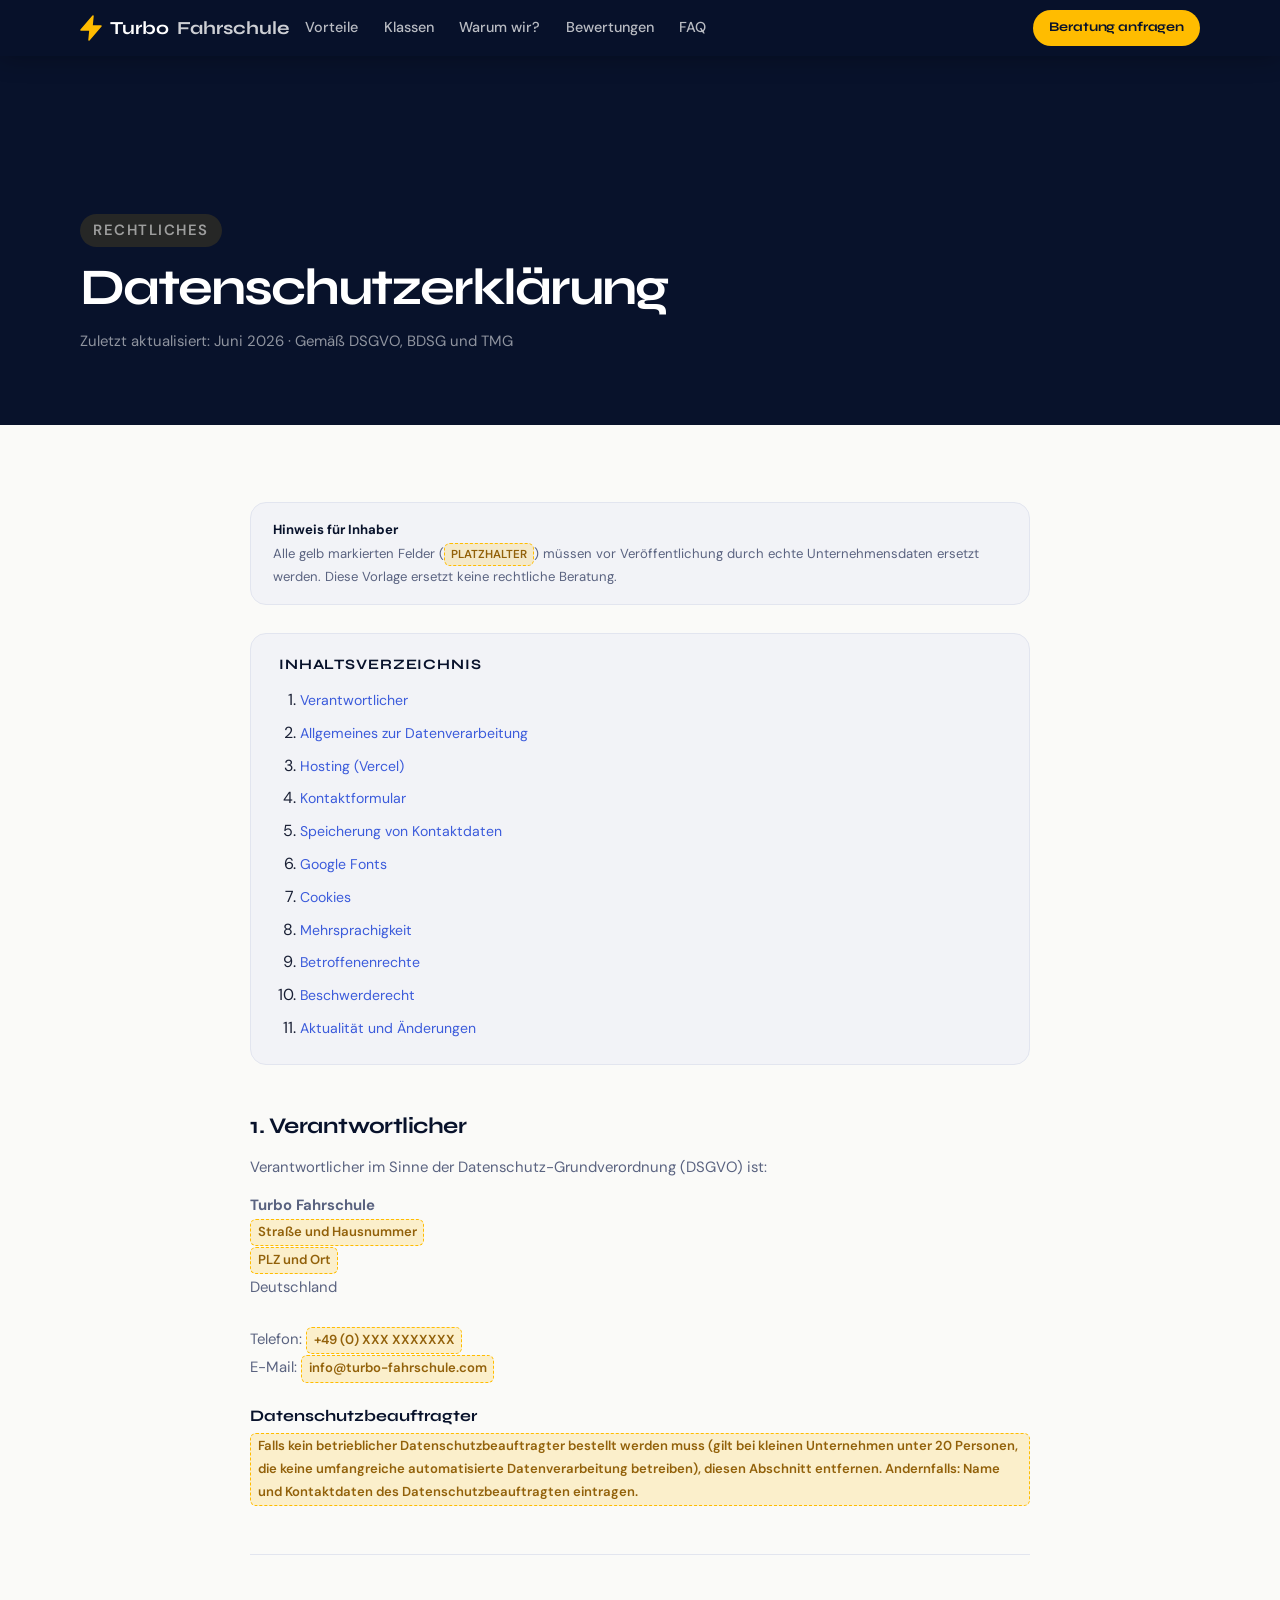
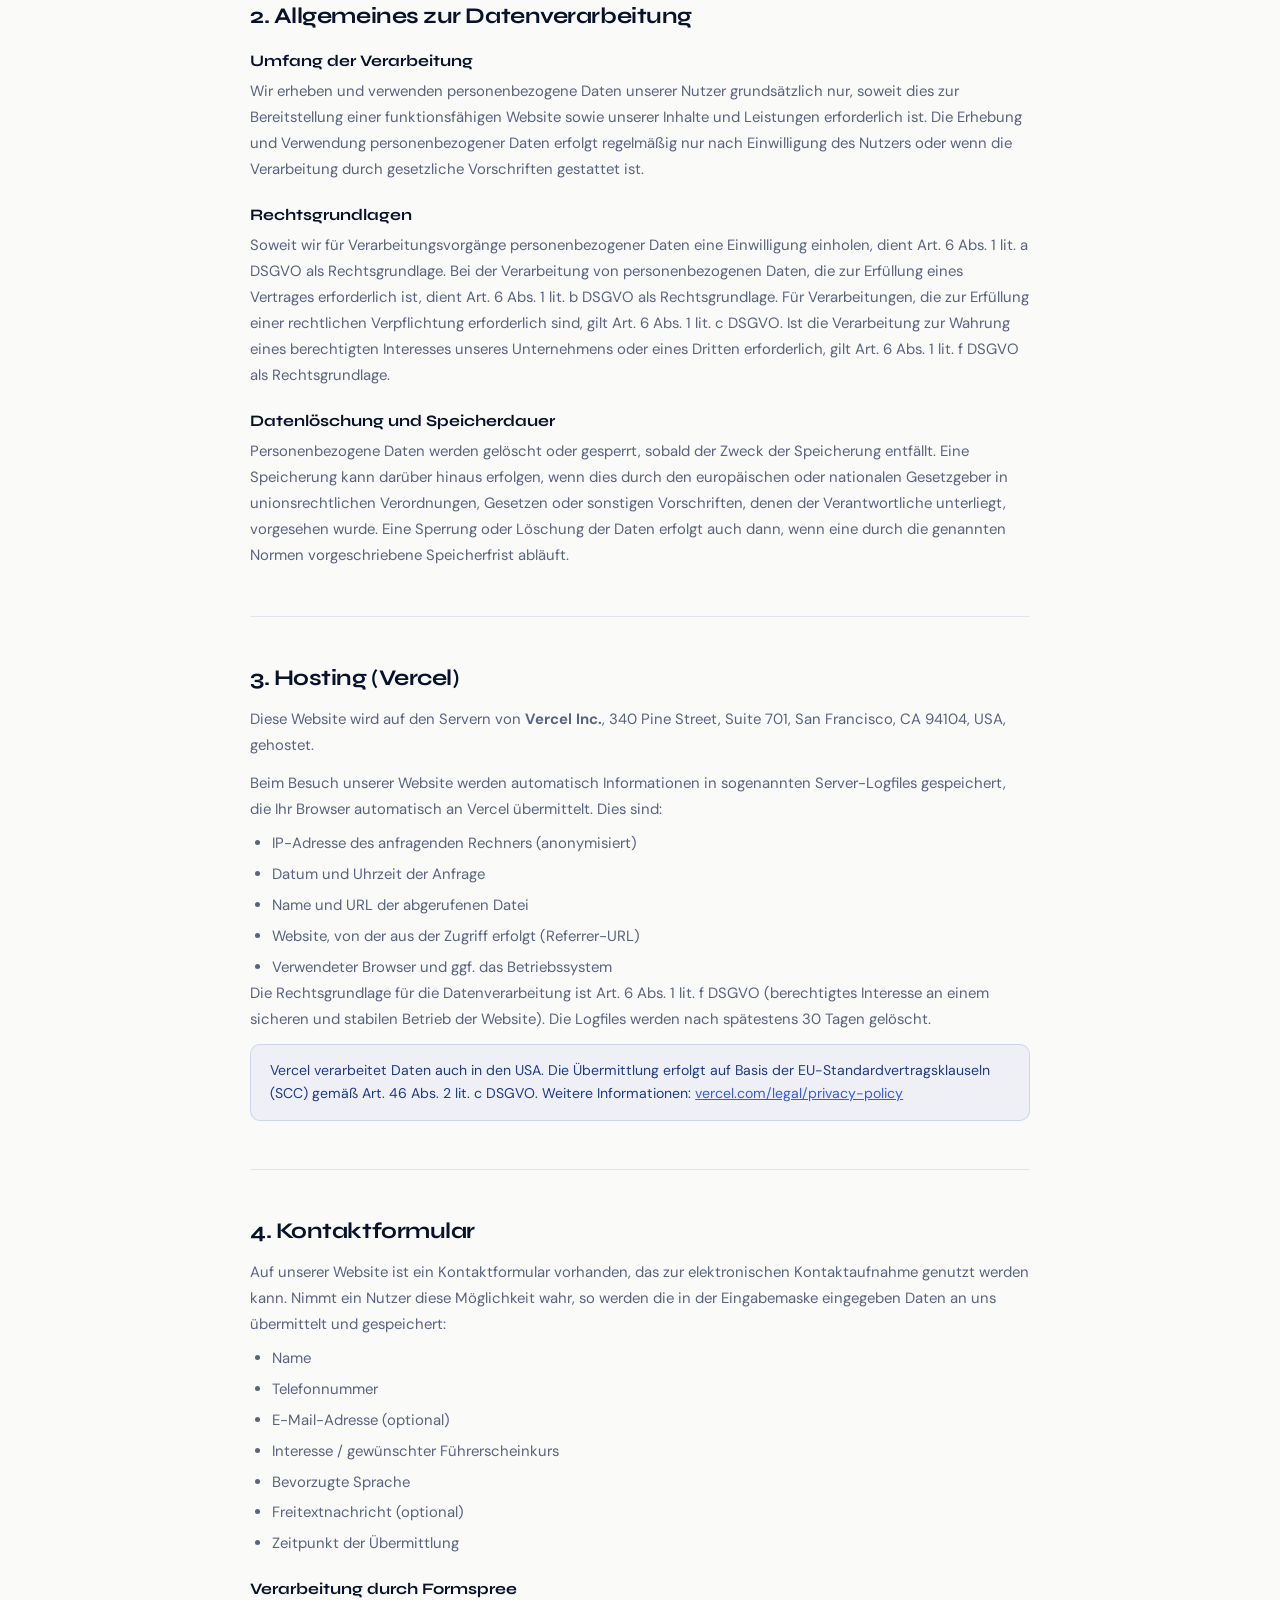
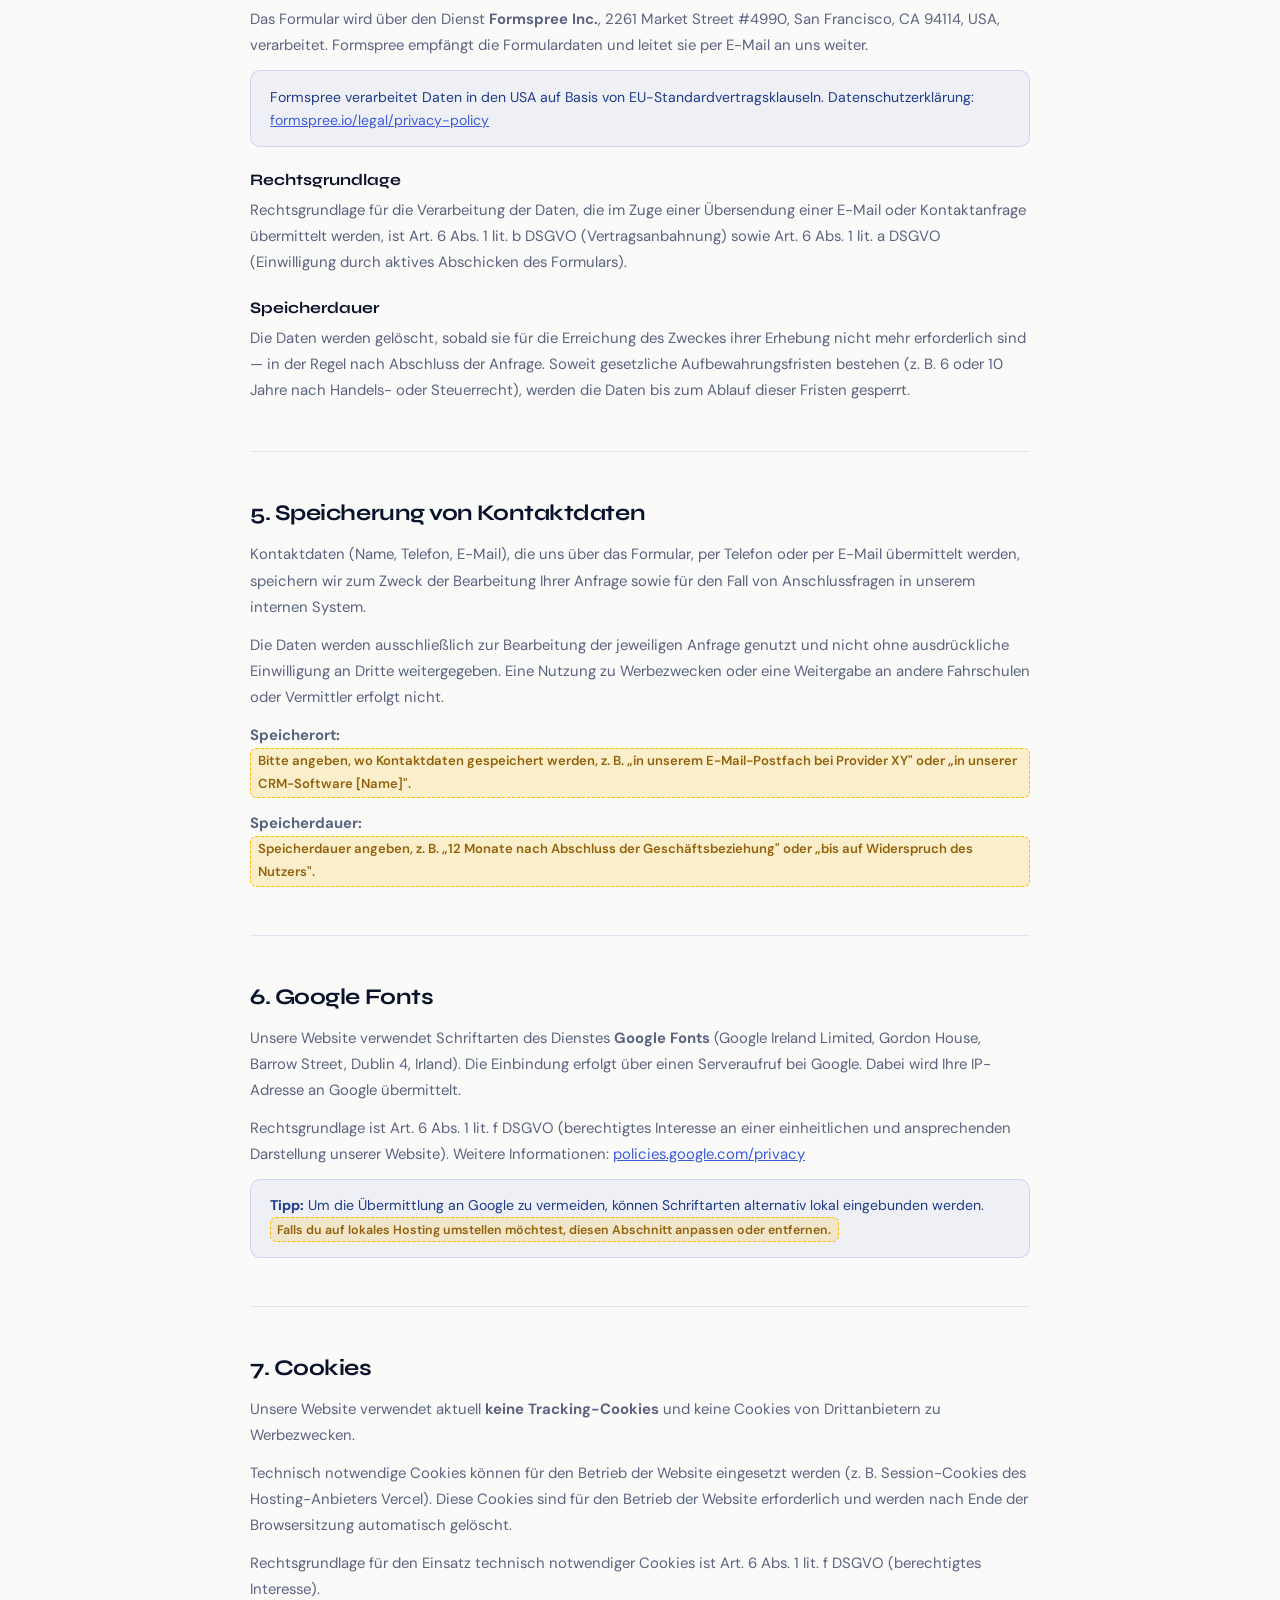
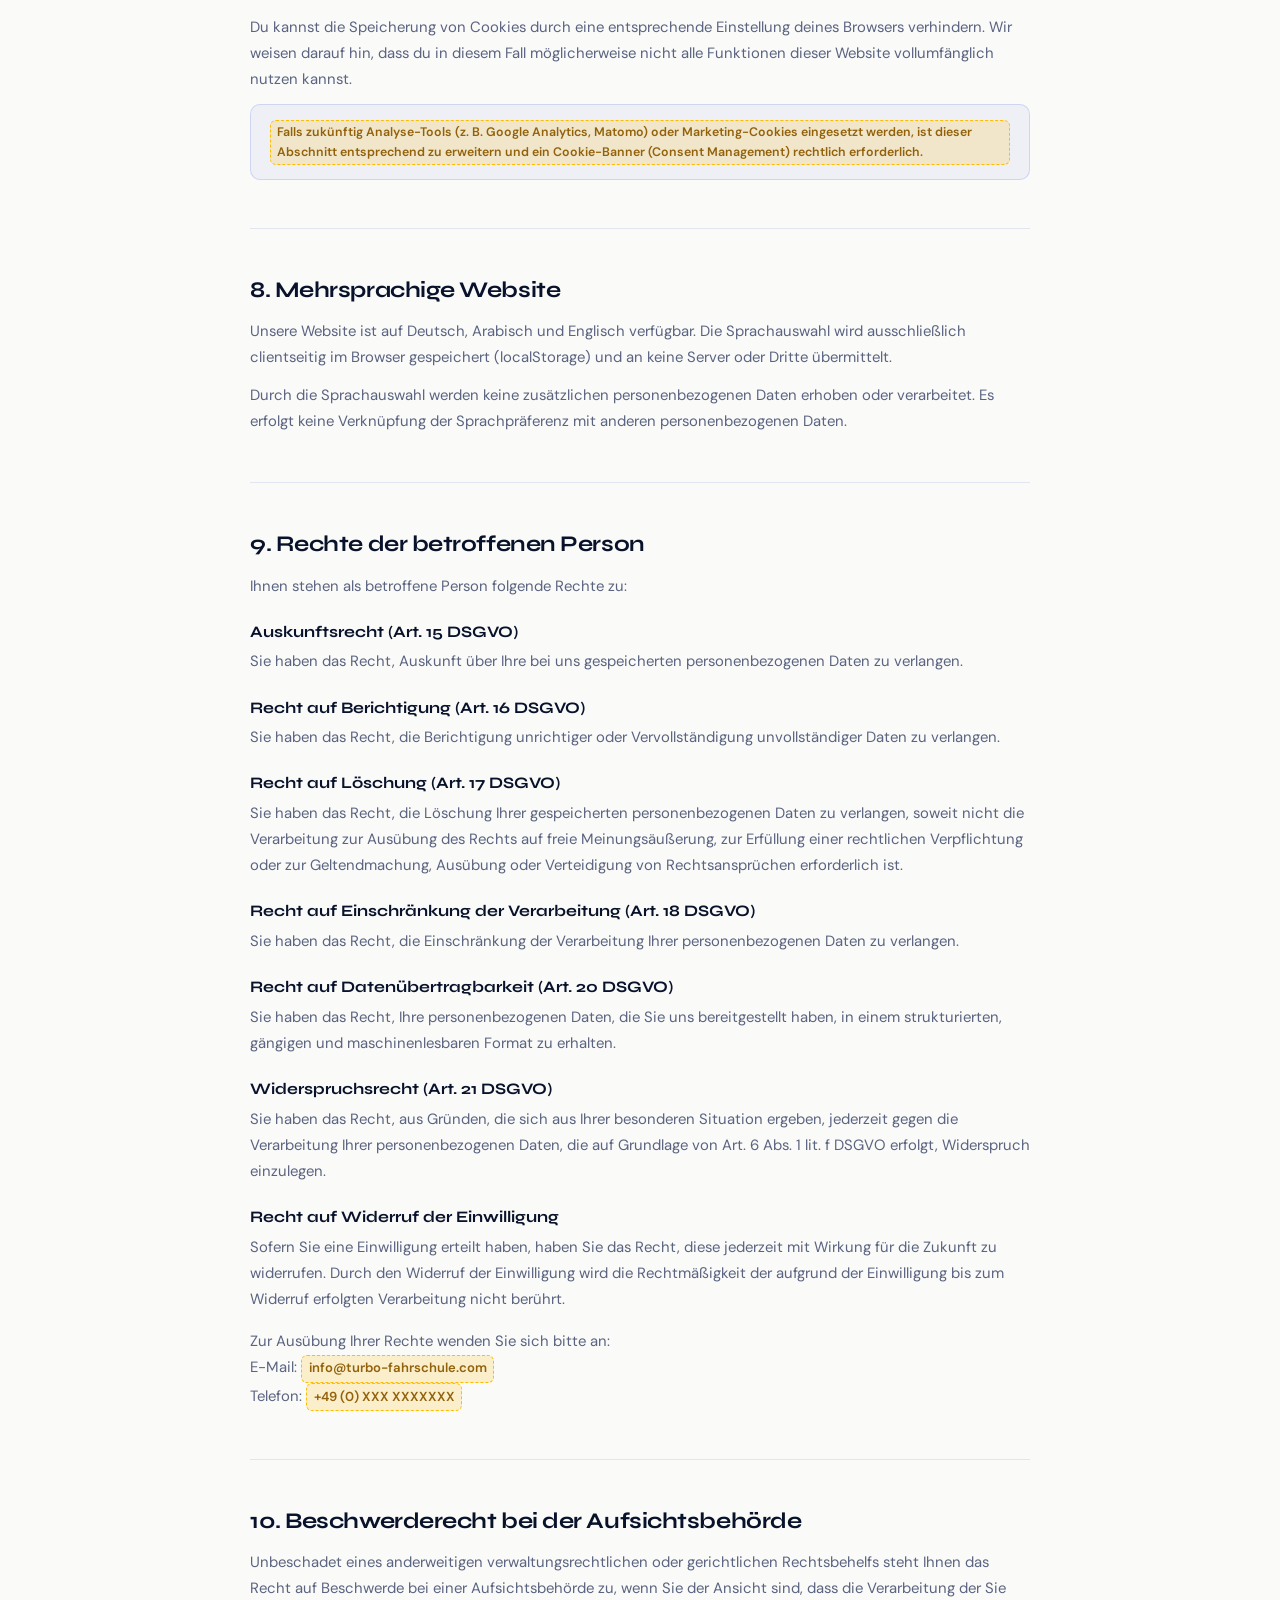
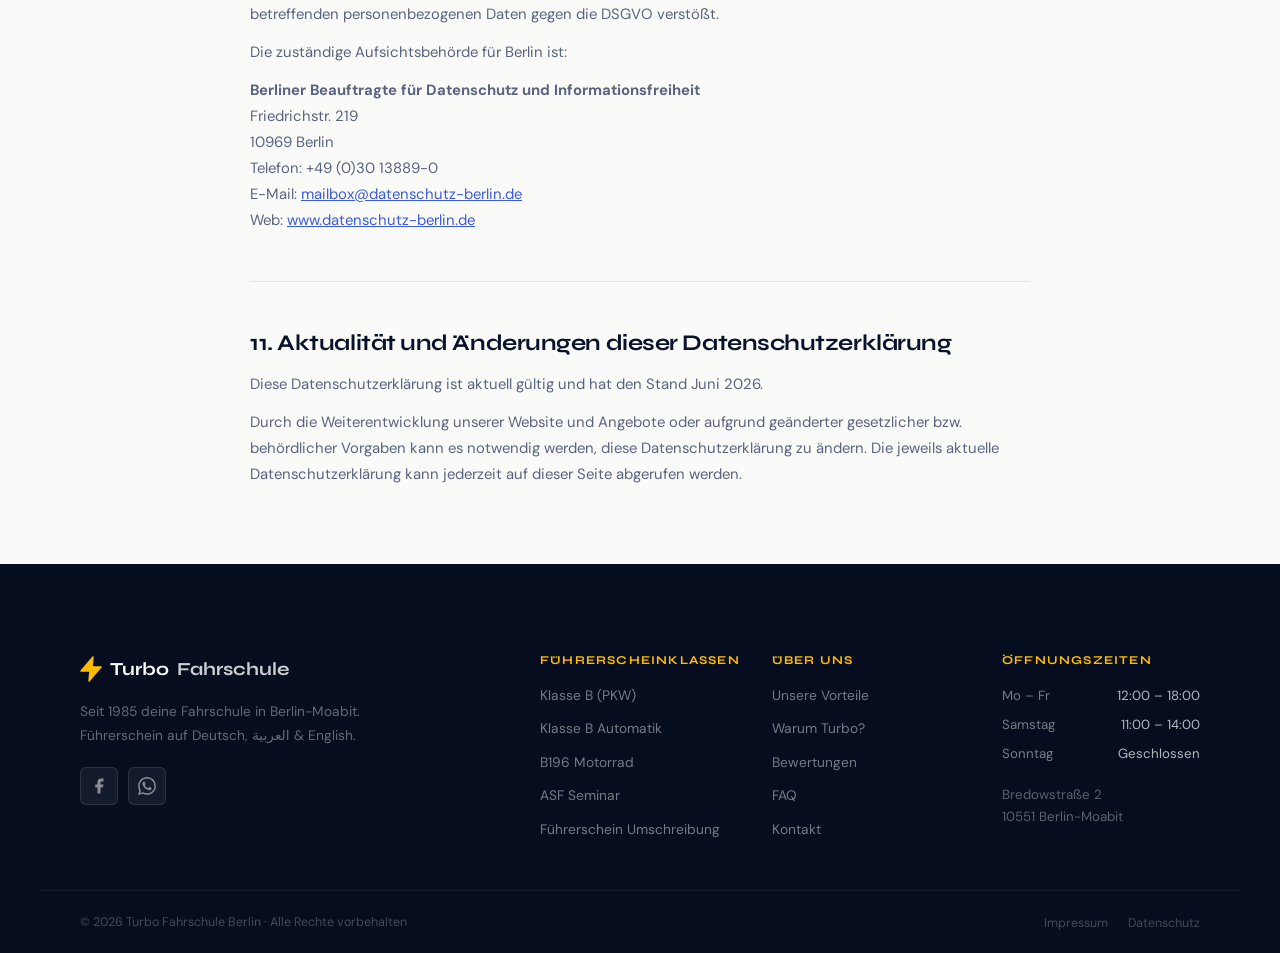
<file: datenschutz.html>
<!DOCTYPE html>
<html lang="de" dir="ltr">
<head>
  <meta charset="UTF-8" />
  <meta name="viewport" content="width=device-width, initial-scale=1.0" />
  <title>Datenschutzerklärung – Turbo Fahrschule Berlin</title>
  <meta name="description" content="Datenschutzerklärung der Turbo Fahrschule Berlin gemäß DSGVO." />
  <meta name="robots" content="noindex, follow" />
  <link rel="canonical" href="https://www.turbo-fahrschule.com/datenschutz.html" />

  <link rel="preconnect" href="https://fonts.googleapis.com" />
  <link rel="preconnect" href="https://fonts.gstatic.com" crossorigin />
  <link href="https://fonts.googleapis.com/css2?family=Syne:wght@700;800&family=DM+Sans:ital,opsz,wght@0,9..40,400;0,9..40,500;0,9..40,600;1,9..40,400&display=swap" rel="stylesheet" />
  <link rel="stylesheet" href="style.css" />
  <style>
    /* ── Legal page overrides ── */
    .legal-hero {
      background: var(--navy);
      padding-block: clamp(6rem, 14vw, 9rem) clamp(3rem, 6vw, 4.5rem);
      padding-block-start: calc(clamp(6rem, 14vw, 9rem) + 70px);
    }
    .legal-hero .eyebrow { margin-bottom: .75rem; }
    .legal-hero h1 {
      font-family: var(--display);
      font-size: clamp(2rem, 5vw, 3.2rem);
      color: #fff;
      letter-spacing: -.04em;
      line-height: 1.12;
      margin-bottom: .75rem;
    }
    .legal-hero p {
      color: rgba(255,255,255,.55);
      font-size: .93rem;
    }

    .legal-body {
      padding-block: clamp(3rem, 6vw, 5rem);
      background: var(--white);
    }
    .legal-content {
      max-width: 780px;
      margin-inline: auto;
    }

    /* TOC */
    .toc {
      background: var(--off);
      border: 1px solid var(--border);
      border-radius: var(--r-md);
      padding: 1.4rem 1.75rem;
      margin-bottom: clamp(2rem, 4vw, 3rem);
    }
    .toc h2 {
      font-family: var(--display);
      font-size: .9rem;
      letter-spacing: .06em;
      text-transform: uppercase;
      color: var(--navy);
      margin-bottom: .9rem;
    }
    .toc ol {
      list-style: decimal;
      padding-inline-start: 1.3rem;
      display: flex;
      flex-direction: column;
      gap: .4rem;
    }
    .toc a {
      font-size: .88rem;
      color: #3b5bdb;
      text-decoration: none;
      transition: color .18s;
    }
    .toc a:hover { color: var(--navy); text-decoration: underline; }

    .legal-section {
      margin-bottom: clamp(2rem, 4vw, 3rem);
      padding-bottom: clamp(2rem, 4vw, 3rem);
      border-bottom: 1px solid var(--border);
    }
    .legal-section:last-child {
      border-bottom: none;
      margin-bottom: 0;
      padding-bottom: 0;
    }

    .legal-section h2 {
      font-family: var(--display);
      font-size: clamp(1.1rem, 2.5vw, 1.4rem);
      color: var(--navy);
      letter-spacing: -.02em;
      margin-bottom: 1rem;
      scroll-margin-top: 90px;
    }
    .legal-section h3 {
      font-family: var(--display);
      font-size: 1rem;
      color: var(--navy);
      margin-top: 1.5rem;
      margin-bottom: .5rem;
    }
    .legal-section p,
    .legal-section li {
      font-size: .93rem;
      color: var(--muted);
      line-height: 1.75;
    }
    .legal-section p + p { margin-top: .75rem; }
    .legal-section ul {
      list-style: disc;
      padding-inline-start: 1.4rem;
      display: flex;
      flex-direction: column;
      gap: .3rem;
      margin-top: .5rem;
    }
    .legal-section a {
      color: #3b5bdb;
      text-decoration: underline;
      transition: color .18s;
    }
    .legal-section a:hover { color: var(--navy); }

    .placeholder {
      display: inline-block;
      background: rgba(255,188,0,.18);
      color: #92610a;
      border: 1.5px dashed var(--amber);
      border-radius: var(--r-xs);
      padding: .1em .5em;
      font-size: .88em;
      font-weight: 600;
      font-style: normal;
    }

    .legal-badge {
      display: inline-flex;
      align-items: flex-start;
      gap: .75rem;
      background: var(--off);
      border: 1px solid var(--border);
      border-radius: var(--r-md);
      padding: 1rem 1.4rem;
      margin-bottom: 1.75rem;
      font-size: .82rem;
      color: var(--muted);
      width: 100%;
    }
    .legal-badge strong { color: var(--navy); display: block; margin-bottom: .15rem; }

    .info-box {
      background: rgba(59,91,219,.06);
      border: 1px solid rgba(59,91,219,.18);
      border-radius: var(--r-sm);
      padding: .9rem 1.2rem;
      margin-top: .75rem;
      font-size: .88rem;
      color: #1e3a8a;
      line-height: 1.65;
    }
  </style>
</head>
<body>

<!-- ╔══════════════════════════════╗
     ║         HEADER / NAV         ║
     ╚══════════════════════════════╝ -->
<header class="site-header is-scrolled" id="siteHeader">
  <div class="hdr-inner wrap">

    <a href="index.html" class="logo" aria-label="Turbo Fahrschule Berlin – zur Startseite">
      <span class="logo-bolt" aria-hidden="true">
        <svg width="22" height="26" viewBox="0 0 22 26" fill="none" xmlns="http://www.w3.org/2000/svg">
          <path d="M13 1L1 15h9l-1 10 12-14h-9l1-10z" fill="currentColor" stroke="currentColor" stroke-width="1.5" stroke-linejoin="round"/>
        </svg>
      </span>
      <span class="logo-word">Turbo</span>
      <span class="logo-word logo-word--thin">Fahrschule</span>
    </a>

    <nav class="primary-nav" id="primaryNav" aria-label="Hauptnavigation">
      <a href="index.html#vorteile"  class="nav-a">Vorteile</a>
      <a href="index.html#klassen"   class="nav-a">Klassen</a>
      <a href="index.html#warum"     class="nav-a">Warum wir?</a>
      <a href="index.html#reviews"   class="nav-a">Bewertungen</a>
      <a href="index.html#faq"       class="nav-a">FAQ</a>
    </nav>

    <div class="hdr-actions">
      <a href="index.html#kontakt" class="btn btn-amber btn-sm hdr-cta">Beratung anfragen</a>
      <button class="burger" id="burgerBtn" aria-label="Menü öffnen" aria-expanded="false" aria-controls="primaryNav">
        <span></span><span></span><span></span>
      </button>
    </div>

  </div>
</header>


<!-- ╔══════════════════════════════╗
     ║          PAGE HERO           ║
     ╚══════════════════════════════╝ -->
<section class="legal-hero">
  <div class="wrap">
    <p class="eyebrow eyebrow--amber">Rechtliches</p>
    <h1>Datenschutzerklärung</h1>
    <p>Zuletzt aktualisiert: Juni 2026 · Gemäß DSGVO, BDSG und TMG</p>
  </div>
</section>


<!-- ╔══════════════════════════════╗
     ║          CONTENT             ║
     ╚══════════════════════════════╝ -->
<main class="legal-body" id="main-content">
  <div class="wrap">
    <div class="legal-content">

      <div class="legal-badge">
        <div>
          <strong>Hinweis für Inhaber</strong>
          Alle gelb markierten Felder (<span class="placeholder">PLATZHALTER</span>) müssen vor Veröffentlichung durch echte Unternehmensdaten ersetzt werden. Diese Vorlage ersetzt keine rechtliche Beratung.
        </div>
      </div>

      <!-- Inhaltsverzeichnis -->
      <nav class="toc" aria-label="Inhaltsverzeichnis">
        <h2>Inhaltsverzeichnis</h2>
        <ol>
          <li><a href="#s1">Verantwortlicher</a></li>
          <li><a href="#s2">Allgemeines zur Datenverarbeitung</a></li>
          <li><a href="#s3">Hosting (Vercel)</a></li>
          <li><a href="#s4">Kontaktformular</a></li>
          <li><a href="#s5">Speicherung von Kontaktdaten</a></li>
          <li><a href="#s6">Google Fonts</a></li>
          <li><a href="#s7">Cookies</a></li>
          <li><a href="#s8">Mehrsprachigkeit</a></li>
          <li><a href="#s9">Betroffenenrechte</a></li>
          <li><a href="#s10">Beschwerderecht</a></li>
          <li><a href="#s11">Aktualität und Änderungen</a></li>
        </ol>
      </nav>

      <!-- 1 Verantwortlicher -->
      <div class="legal-section" id="s1">
        <h2>1. Verantwortlicher</h2>
        <p>Verantwortlicher im Sinne der Datenschutz-Grundverordnung (DSGVO) ist:</p>
        <p>
          <strong>Turbo Fahrschule</strong><br>
          <span class="placeholder">Straße und Hausnummer</span><br>
          <span class="placeholder">PLZ und Ort</span><br>
          Deutschland<br><br>
          Telefon: <span class="placeholder">+49 (0) XXX XXXXXXX</span><br>
          E-Mail: <a href="mailto:info@turbo-fahrschule.com"><span class="placeholder">info@turbo-fahrschule.com</span></a>
        </p>
        <h3>Datenschutzbeauftragter</h3>
        <p>
          <span class="placeholder">Falls kein betrieblicher Datenschutzbeauftragter bestellt werden muss (gilt bei kleinen Unternehmen unter 20 Personen, die keine umfangreiche automatisierte Datenverarbeitung betreiben), diesen Abschnitt entfernen. Andernfalls: Name und Kontaktdaten des Datenschutzbeauftragten eintragen.</span>
        </p>
      </div>

      <!-- 2 Allgemeines -->
      <div class="legal-section" id="s2">
        <h2>2. Allgemeines zur Datenverarbeitung</h2>

        <h3>Umfang der Verarbeitung</h3>
        <p>
          Wir erheben und verwenden personenbezogene Daten unserer Nutzer grundsätzlich nur, soweit dies zur Bereitstellung einer funktionsfähigen Website sowie unserer Inhalte und Leistungen erforderlich ist. Die Erhebung und Verwendung personenbezogener Daten erfolgt regelmäßig nur nach Einwilligung des Nutzers oder wenn die Verarbeitung durch gesetzliche Vorschriften gestattet ist.
        </p>

        <h3>Rechtsgrundlagen</h3>
        <p>Soweit wir für Verarbeitungsvorgänge personenbezogener Daten eine Einwilligung einholen, dient Art. 6 Abs. 1 lit. a DSGVO als Rechtsgrundlage. Bei der Verarbeitung von personenbezogenen Daten, die zur Erfüllung eines Vertrages erforderlich ist, dient Art. 6 Abs. 1 lit. b DSGVO als Rechtsgrundlage. Für Verarbeitungen, die zur Erfüllung einer rechtlichen Verpflichtung erforderlich sind, gilt Art. 6 Abs. 1 lit. c DSGVO. Ist die Verarbeitung zur Wahrung eines berechtigten Interesses unseres Unternehmens oder eines Dritten erforderlich, gilt Art. 6 Abs. 1 lit. f DSGVO als Rechtsgrundlage.</p>

        <h3>Datenlöschung und Speicherdauer</h3>
        <p>
          Personenbezogene Daten werden gelöscht oder gesperrt, sobald der Zweck der Speicherung entfällt. Eine Speicherung kann darüber hinaus erfolgen, wenn dies durch den europäischen oder nationalen Gesetzgeber in unionsrechtlichen Verordnungen, Gesetzen oder sonstigen Vorschriften, denen der Verantwortliche unterliegt, vorgesehen wurde. Eine Sperrung oder Löschung der Daten erfolgt auch dann, wenn eine durch die genannten Normen vorgeschriebene Speicherfrist abläuft.
        </p>
      </div>

      <!-- 3 Hosting Vercel -->
      <div class="legal-section" id="s3">
        <h2>3. Hosting (Vercel)</h2>
        <p>
          Diese Website wird auf den Servern von <strong>Vercel Inc.</strong>, 340 Pine Street, Suite 701, San Francisco, CA 94104, USA, gehostet.
        </p>
        <p>
          Beim Besuch unserer Website werden automatisch Informationen in sogenannten Server-Logfiles gespeichert, die Ihr Browser automatisch an Vercel übermittelt. Dies sind:
        </p>
        <ul>
          <li>IP-Adresse des anfragenden Rechners (anonymisiert)</li>
          <li>Datum und Uhrzeit der Anfrage</li>
          <li>Name und URL der abgerufenen Datei</li>
          <li>Website, von der aus der Zugriff erfolgt (Referrer-URL)</li>
          <li>Verwendeter Browser und ggf. das Betriebssystem</li>
        </ul>
        <p>
          Die Rechtsgrundlage für die Datenverarbeitung ist Art. 6 Abs. 1 lit. f DSGVO (berechtigtes Interesse an einem sicheren und stabilen Betrieb der Website). Die Logfiles werden nach spätestens 30 Tagen gelöscht.
        </p>
        <div class="info-box">
          Vercel verarbeitet Daten auch in den USA. Die Übermittlung erfolgt auf Basis der EU-Standardvertragsklauseln (SCC) gemäß Art. 46 Abs. 2 lit. c DSGVO. Weitere Informationen: <a href="https://vercel.com/legal/privacy-policy" target="_blank" rel="noopener noreferrer">vercel.com/legal/privacy-policy</a>
        </div>
      </div>

      <!-- 4 Kontaktformular -->
      <div class="legal-section" id="s4">
        <h2>4. Kontaktformular</h2>
        <p>
          Auf unserer Website ist ein Kontaktformular vorhanden, das zur elektronischen Kontaktaufnahme genutzt werden kann. Nimmt ein Nutzer diese Möglichkeit wahr, so werden die in der Eingabemaske eingegeben Daten an uns übermittelt und gespeichert:
        </p>
        <ul>
          <li>Name</li>
          <li>Telefonnummer</li>
          <li>E-Mail-Adresse (optional)</li>
          <li>Interesse / gewünschter Führerscheinkurs</li>
          <li>Bevorzugte Sprache</li>
          <li>Freitextnachricht (optional)</li>
          <li>Zeitpunkt der Übermittlung</li>
        </ul>

        <h3>Verarbeitung durch Formspree</h3>
        <p>
          Das Formular wird über den Dienst <strong>Formspree Inc.</strong>, 2261 Market Street #4990, San Francisco, CA 94114, USA, verarbeitet. Formspree empfängt die Formulardaten und leitet sie per E-Mail an uns weiter.
        </p>
        <div class="info-box">
          Formspree verarbeitet Daten in den USA auf Basis von EU-Standardvertragsklauseln. Datenschutzerklärung: <a href="https://formspree.io/legal/privacy-policy" target="_blank" rel="noopener noreferrer">formspree.io/legal/privacy-policy</a>
        </div>

        <h3>Rechtsgrundlage</h3>
        <p>
          Rechtsgrundlage für die Verarbeitung der Daten, die im Zuge einer Übersendung einer E-Mail oder Kontaktanfrage übermittelt werden, ist Art. 6 Abs. 1 lit. b DSGVO (Vertragsanbahnung) sowie Art. 6 Abs. 1 lit. a DSGVO (Einwilligung durch aktives Abschicken des Formulars).
        </p>

        <h3>Speicherdauer</h3>
        <p>
          Die Daten werden gelöscht, sobald sie für die Erreichung des Zweckes ihrer Erhebung nicht mehr erforderlich sind — in der Regel nach Abschluss der Anfrage. Soweit gesetzliche Aufbewahrungsfristen bestehen (z. B. 6 oder 10 Jahre nach Handels- oder Steuerrecht), werden die Daten bis zum Ablauf dieser Fristen gesperrt.
        </p>
      </div>

      <!-- 5 Speicherung von Kontaktdaten -->
      <div class="legal-section" id="s5">
        <h2>5. Speicherung von Kontaktdaten</h2>
        <p>
          Kontaktdaten (Name, Telefon, E-Mail), die uns über das Formular, per Telefon oder per E-Mail übermittelt werden, speichern wir zum Zweck der Bearbeitung Ihrer Anfrage sowie für den Fall von Anschlussfragen in unserem internen System.
        </p>
        <p>
          Die Daten werden ausschließlich zur Bearbeitung der jeweiligen Anfrage genutzt und nicht ohne ausdrückliche Einwilligung an Dritte weitergegeben. Eine Nutzung zu Werbezwecken oder eine Weitergabe an andere Fahrschulen oder Vermittler erfolgt nicht.
        </p>
        <p>
          <strong>Speicherort:</strong> <span class="placeholder">Bitte angeben, wo Kontaktdaten gespeichert werden, z. B. „in unserem E-Mail-Postfach bei Provider XY" oder „in unserer CRM-Software [Name]".</span>
        </p>
        <p>
          <strong>Speicherdauer:</strong> <span class="placeholder">Speicherdauer angeben, z. B. „12 Monate nach Abschluss der Geschäftsbeziehung" oder „bis auf Widerspruch des Nutzers".</span>
        </p>
      </div>

      <!-- 6 Google Fonts -->
      <div class="legal-section" id="s6">
        <h2>6. Google Fonts</h2>
        <p>
          Unsere Website verwendet Schriftarten des Dienstes <strong>Google Fonts</strong> (Google Ireland Limited, Gordon House, Barrow Street, Dublin 4, Irland). Die Einbindung erfolgt über einen Serveraufruf bei Google. Dabei wird Ihre IP-Adresse an Google übermittelt.
        </p>
        <p>
          Rechtsgrundlage ist Art. 6 Abs. 1 lit. f DSGVO (berechtigtes Interesse an einer einheitlichen und ansprechenden Darstellung unserer Website). Weitere Informationen: <a href="https://policies.google.com/privacy" target="_blank" rel="noopener noreferrer">policies.google.com/privacy</a>
        </p>
        <div class="info-box">
          <strong>Tipp:</strong> Um die Übermittlung an Google zu vermeiden, können Schriftarten alternativ lokal eingebunden werden. <span class="placeholder">Falls du auf lokales Hosting umstellen möchtest, diesen Abschnitt anpassen oder entfernen.</span>
        </div>
      </div>

      <!-- 7 Cookies -->
      <div class="legal-section" id="s7">
        <h2>7. Cookies</h2>
        <p>
          Unsere Website verwendet aktuell <strong>keine Tracking-Cookies</strong> und keine Cookies von Drittanbietern zu Werbezwecken.
        </p>
        <p>
          Technisch notwendige Cookies können für den Betrieb der Website eingesetzt werden (z. B. Session-Cookies des Hosting-Anbieters Vercel). Diese Cookies sind für den Betrieb der Website erforderlich und werden nach Ende der Browsersitzung automatisch gelöscht.
        </p>
        <p>
          Rechtsgrundlage für den Einsatz technisch notwendiger Cookies ist Art. 6 Abs. 1 lit. f DSGVO (berechtigtes Interesse).
        </p>
        <p>
          Du kannst die Speicherung von Cookies durch eine entsprechende Einstellung deines Browsers verhindern. Wir weisen darauf hin, dass du in diesem Fall möglicherweise nicht alle Funktionen dieser Website vollumfänglich nutzen kannst.
        </p>
        <div class="info-box">
          <span class="placeholder">Falls zukünftig Analyse-Tools (z. B. Google Analytics, Matomo) oder Marketing-Cookies eingesetzt werden, ist dieser Abschnitt entsprechend zu erweitern und ein Cookie-Banner (Consent Management) rechtlich erforderlich.</span>
        </div>
      </div>

      <!-- 8 Mehrsprachigkeit -->
      <div class="legal-section" id="s8">
        <h2>8. Mehrsprachige Website</h2>
        <p>
          Unsere Website ist auf Deutsch, Arabisch und Englisch verfügbar. Die Sprachauswahl wird ausschließlich clientseitig im Browser gespeichert (localStorage) und an keine Server oder Dritte übermittelt.
        </p>
        <p>
          Durch die Sprachauswahl werden keine zusätzlichen personenbezogenen Daten erhoben oder verarbeitet. Es erfolgt keine Verknüpfung der Sprachpräferenz mit anderen personenbezogenen Daten.
        </p>
      </div>

      <!-- 9 Betroffenenrechte -->
      <div class="legal-section" id="s9">
        <h2>9. Rechte der betroffenen Person</h2>
        <p>Ihnen stehen als betroffene Person folgende Rechte zu:</p>

        <h3>Auskunftsrecht (Art. 15 DSGVO)</h3>
        <p>Sie haben das Recht, Auskunft über Ihre bei uns gespeicherten personenbezogenen Daten zu verlangen.</p>

        <h3>Recht auf Berichtigung (Art. 16 DSGVO)</h3>
        <p>Sie haben das Recht, die Berichtigung unrichtiger oder Vervollständigung unvollständiger Daten zu verlangen.</p>

        <h3>Recht auf Löschung (Art. 17 DSGVO)</h3>
        <p>Sie haben das Recht, die Löschung Ihrer gespeicherten personenbezogenen Daten zu verlangen, soweit nicht die Verarbeitung zur Ausübung des Rechts auf freie Meinungsäußerung, zur Erfüllung einer rechtlichen Verpflichtung oder zur Geltendmachung, Ausübung oder Verteidigung von Rechtsansprüchen erforderlich ist.</p>

        <h3>Recht auf Einschränkung der Verarbeitung (Art. 18 DSGVO)</h3>
        <p>Sie haben das Recht, die Einschränkung der Verarbeitung Ihrer personenbezogenen Daten zu verlangen.</p>

        <h3>Recht auf Datenübertragbarkeit (Art. 20 DSGVO)</h3>
        <p>Sie haben das Recht, Ihre personenbezogenen Daten, die Sie uns bereitgestellt haben, in einem strukturierten, gängigen und maschinenlesbaren Format zu erhalten.</p>

        <h3>Widerspruchsrecht (Art. 21 DSGVO)</h3>
        <p>Sie haben das Recht, aus Gründen, die sich aus Ihrer besonderen Situation ergeben, jederzeit gegen die Verarbeitung Ihrer personenbezogenen Daten, die auf Grundlage von Art. 6 Abs. 1 lit. f DSGVO erfolgt, Widerspruch einzulegen.</p>

        <h3>Recht auf Widerruf der Einwilligung</h3>
        <p>Sofern Sie eine Einwilligung erteilt haben, haben Sie das Recht, diese jederzeit mit Wirkung für die Zukunft zu widerrufen. Durch den Widerruf der Einwilligung wird die Rechtmäßigkeit der aufgrund der Einwilligung bis zum Widerruf erfolgten Verarbeitung nicht berührt.</p>

        <p style="margin-top:1rem;">
          Zur Ausübung Ihrer Rechte wenden Sie sich bitte an:<br>
          E-Mail: <a href="mailto:info@turbo-fahrschule.com"><span class="placeholder">info@turbo-fahrschule.com</span></a><br>
          Telefon: <span class="placeholder">+49 (0) XXX XXXXXXX</span>
        </p>
      </div>

      <!-- 10 Beschwerderecht -->
      <div class="legal-section" id="s10">
        <h2>10. Beschwerderecht bei der Aufsichtsbehörde</h2>
        <p>
          Unbeschadet eines anderweitigen verwaltungsrechtlichen oder gerichtlichen Rechtsbehelfs steht Ihnen das Recht auf Beschwerde bei einer Aufsichtsbehörde zu, wenn Sie der Ansicht sind, dass die Verarbeitung der Sie betreffenden personenbezogenen Daten gegen die DSGVO verstößt.
        </p>
        <p>
          Die zuständige Aufsichtsbehörde für Berlin ist:
        </p>
        <p>
          <strong>Berliner Beauftragte für Datenschutz und Informationsfreiheit</strong><br>
          Friedrichstr. 219<br>
          10969 Berlin<br>
          Telefon: +49 (0)30 13889-0<br>
          E-Mail: <a href="mailto:mailbox@datenschutz-berlin.de">mailbox@datenschutz-berlin.de</a><br>
          Web: <a href="https://www.datenschutz-berlin.de" target="_blank" rel="noopener noreferrer">www.datenschutz-berlin.de</a>
        </p>
      </div>

      <!-- 11 Aktualität -->
      <div class="legal-section" id="s11">
        <h2>11. Aktualität und Änderungen dieser Datenschutzerklärung</h2>
        <p>
          Diese Datenschutzerklärung ist aktuell gültig und hat den Stand Juni 2026.
        </p>
        <p>
          Durch die Weiterentwicklung unserer Website und Angebote oder aufgrund geänderter gesetzlicher bzw. behördlicher Vorgaben kann es notwendig werden, diese Datenschutzerklärung zu ändern. Die jeweils aktuelle Datenschutzerklärung kann jederzeit auf dieser Seite abgerufen werden.
        </p>
      </div>

    </div><!-- /legal-content -->
  </div>
</main>


<!-- ╔══════════════════════════════╗
     ║            FOOTER            ║
     ╚══════════════════════════════╝ -->
<footer class="site-footer">
  <div class="wrap footer-inner">

    <div class="footer-brand">
      <a href="index.html" class="logo" aria-label="Turbo Fahrschule Berlin">
        <span class="logo-bolt" aria-hidden="true">
          <svg width="22" height="26" viewBox="0 0 22 26" fill="none"><path d="M13 1L1 15h9l-1 10 12-14h-9l1-10z" fill="currentColor" stroke="currentColor" stroke-width="1.5" stroke-linejoin="round"/></svg>
        </span>
        <span class="logo-word">Turbo</span>
        <span class="logo-word logo-word--thin">Fahrschule</span>
      </a>
      <p class="footer-tagline">Seit 1985 deine Fahrschule in Berlin-Moabit.<br>Führerschein auf Deutsch, <span lang="ar">العربية</span> &amp; English.</p>
      <div class="footer-socials">
        <a href="https://www.facebook.com/TurboFahrschule/" target="_blank" rel="noopener" aria-label="Facebook">
          <svg width="18" height="18" viewBox="0 0 24 24" fill="currentColor"><path d="M18 2h-3a5 5 0 00-5 5v3H7v4h3v8h4v-8h3l1-4h-4V7a1 1 0 011-1h3z"/></svg>
        </a>
        <a href="https://wa.me/493039837537" target="_blank" rel="noopener" aria-label="WhatsApp">
          <svg width="18" height="18" viewBox="0 0 24 24" fill="currentColor"><path d="M17.472 14.382c-.297-.149-1.758-.867-2.03-.967-.273-.099-.471-.148-.67.15-.197.297-.767.966-.94 1.164-.173.199-.347.223-.644.075-.297-.15-1.255-.463-2.39-1.475-.883-.788-1.48-1.761-1.653-2.059-.173-.297-.018-.458.13-.606.134-.133.298-.347.446-.52.149-.174.198-.298.298-.497.099-.198.05-.371-.025-.52-.075-.149-.669-1.612-.916-2.207-.242-.579-.487-.5-.669-.51-.173-.008-.371-.01-.57-.01-.198 0-.52.074-.792.372-.272.297-1.04 1.016-1.04 2.479 0 1.462 1.065 2.875 1.213 3.074.149.198 2.096 3.2 5.077 4.487.709.306 1.262.489 1.694.625.712.227 1.36.195 1.871.118.571-.085 1.758-.719 2.006-1.413.248-.694.248-1.289.173-1.413-.074-.124-.272-.198-.57-.347m-5.421 7.403h-.004a9.87 9.87 0 01-5.031-1.378l-.361-.214-3.741.982.998-3.648-.235-.374a9.86 9.86 0 01-1.51-5.26c.001-5.45 4.436-9.884 9.888-9.884 2.64 0 5.122 1.03 6.988 2.898a9.825 9.825 0 012.893 6.994c-.003 5.45-4.437 9.884-9.885 9.884m8.413-18.297A11.815 11.815 0 0012.05 0C5.495 0 .16 5.335.157 11.892c0 2.096.547 4.142 1.588 5.945L.057 24l6.305-1.654a11.882 11.882 0 005.683 1.448h.005c6.554 0 11.89-5.335 11.893-11.893a11.821 11.821 0 00-3.48-8.413z"/></svg>
        </a>
      </div>
    </div>

    <nav class="footer-nav" aria-label="Footer-Navigation">
      <div class="fn-col">
        <h4>Führerscheinklassen</h4>
        <ul>
          <li><a href="index.html#klassen">Klasse B (PKW)</a></li>
          <li><a href="index.html#klassen">Klasse B Automatik</a></li>
          <li><a href="index.html#klassen">B196 Motorrad</a></li>
          <li><a href="index.html#klassen">ASF Seminar</a></li>
          <li><a href="index.html#klassen">Führerschein Umschreibung</a></li>
        </ul>
      </div>
      <div class="fn-col">
        <h4>Über uns</h4>
        <ul>
          <li><a href="index.html#vorteile">Unsere Vorteile</a></li>
          <li><a href="index.html#warum">Warum Turbo?</a></li>
          <li><a href="index.html#reviews">Bewertungen</a></li>
          <li><a href="index.html#faq">FAQ</a></li>
          <li><a href="index.html#kontakt">Kontakt</a></li>
        </ul>
      </div>
      <div class="fn-col">
        <h4>Öffnungszeiten</h4>
        <table class="fn-hours">
          <tr><td>Mo – Fr</td><td>12:00 – 18:00</td></tr>
          <tr><td>Samstag</td><td>11:00 – 14:00</td></tr>
          <tr><td>Sonntag</td><td>Geschlossen</td></tr>
        </table>
        <address>
          Bredowstraße 2<br>
          10551 Berlin-Moabit
        </address>
      </div>
    </nav>

  </div>

  <div class="footer-bottom">
    <div class="wrap footer-bottom-inner">
      <p>© 2026 Turbo Fahrschule Berlin · Alle Rechte vorbehalten</p>
      <ul class="legal-links">
        <li><a href="impressum.html">Impressum</a></li>
        <li><a href="datenschutz.html" aria-current="page">Datenschutz</a></li>
      </ul>
    </div>
  </div>
</footer>

<script>
  // Burger-Menü
  const burgerBtn = document.getElementById('burgerBtn');
  const primaryNav = document.getElementById('primaryNav');
  if (burgerBtn && primaryNav) {
    burgerBtn.addEventListener('click', () => {
      const isOpen = primaryNav.classList.toggle('is-open');
      burgerBtn.classList.toggle('is-open', isOpen);
      burgerBtn.setAttribute('aria-expanded', String(isOpen));
      document.body.style.overflow = isOpen ? 'hidden' : '';
    });
    document.addEventListener('keydown', e => {
      if (e.key === 'Escape') {
        primaryNav.classList.remove('is-open');
        burgerBtn.classList.remove('is-open');
        burgerBtn.setAttribute('aria-expanded', 'false');
        document.body.style.overflow = '';
      }
    });
  }
</script>
</body>
</html>
</file>
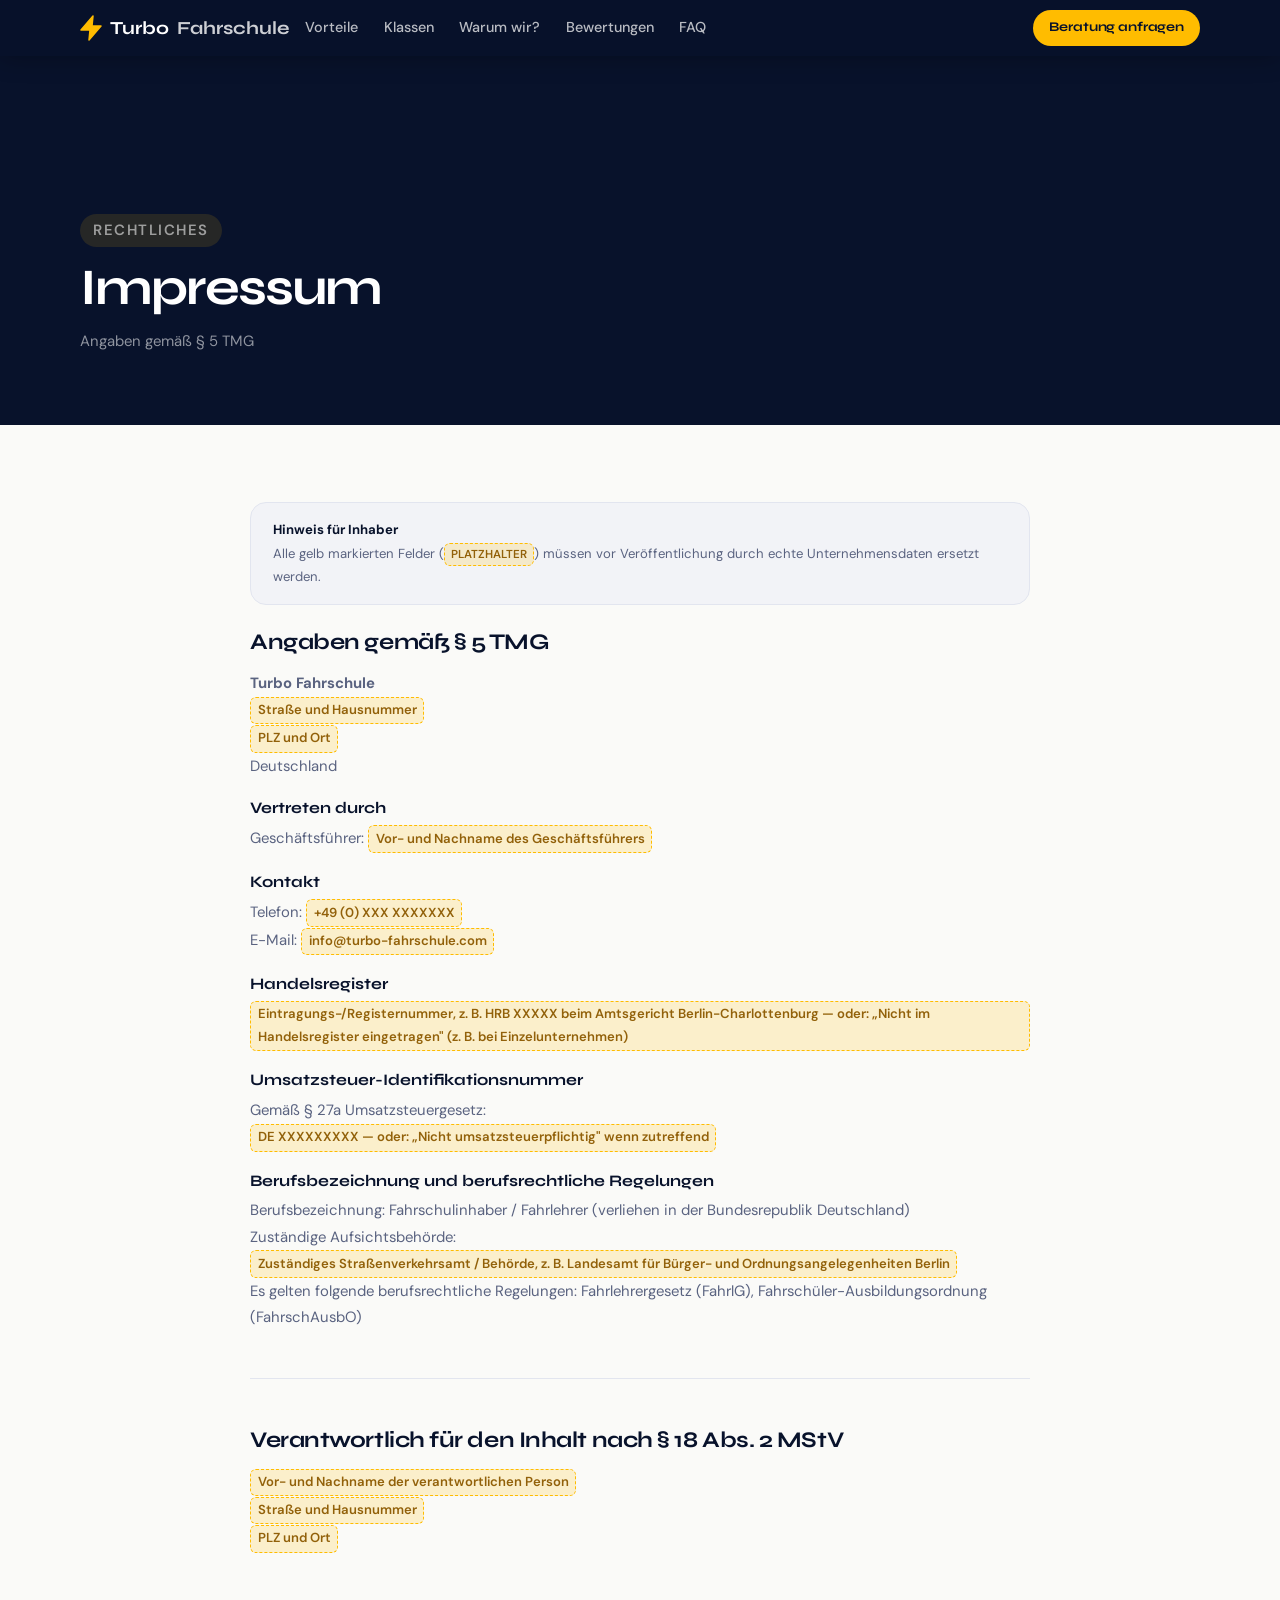
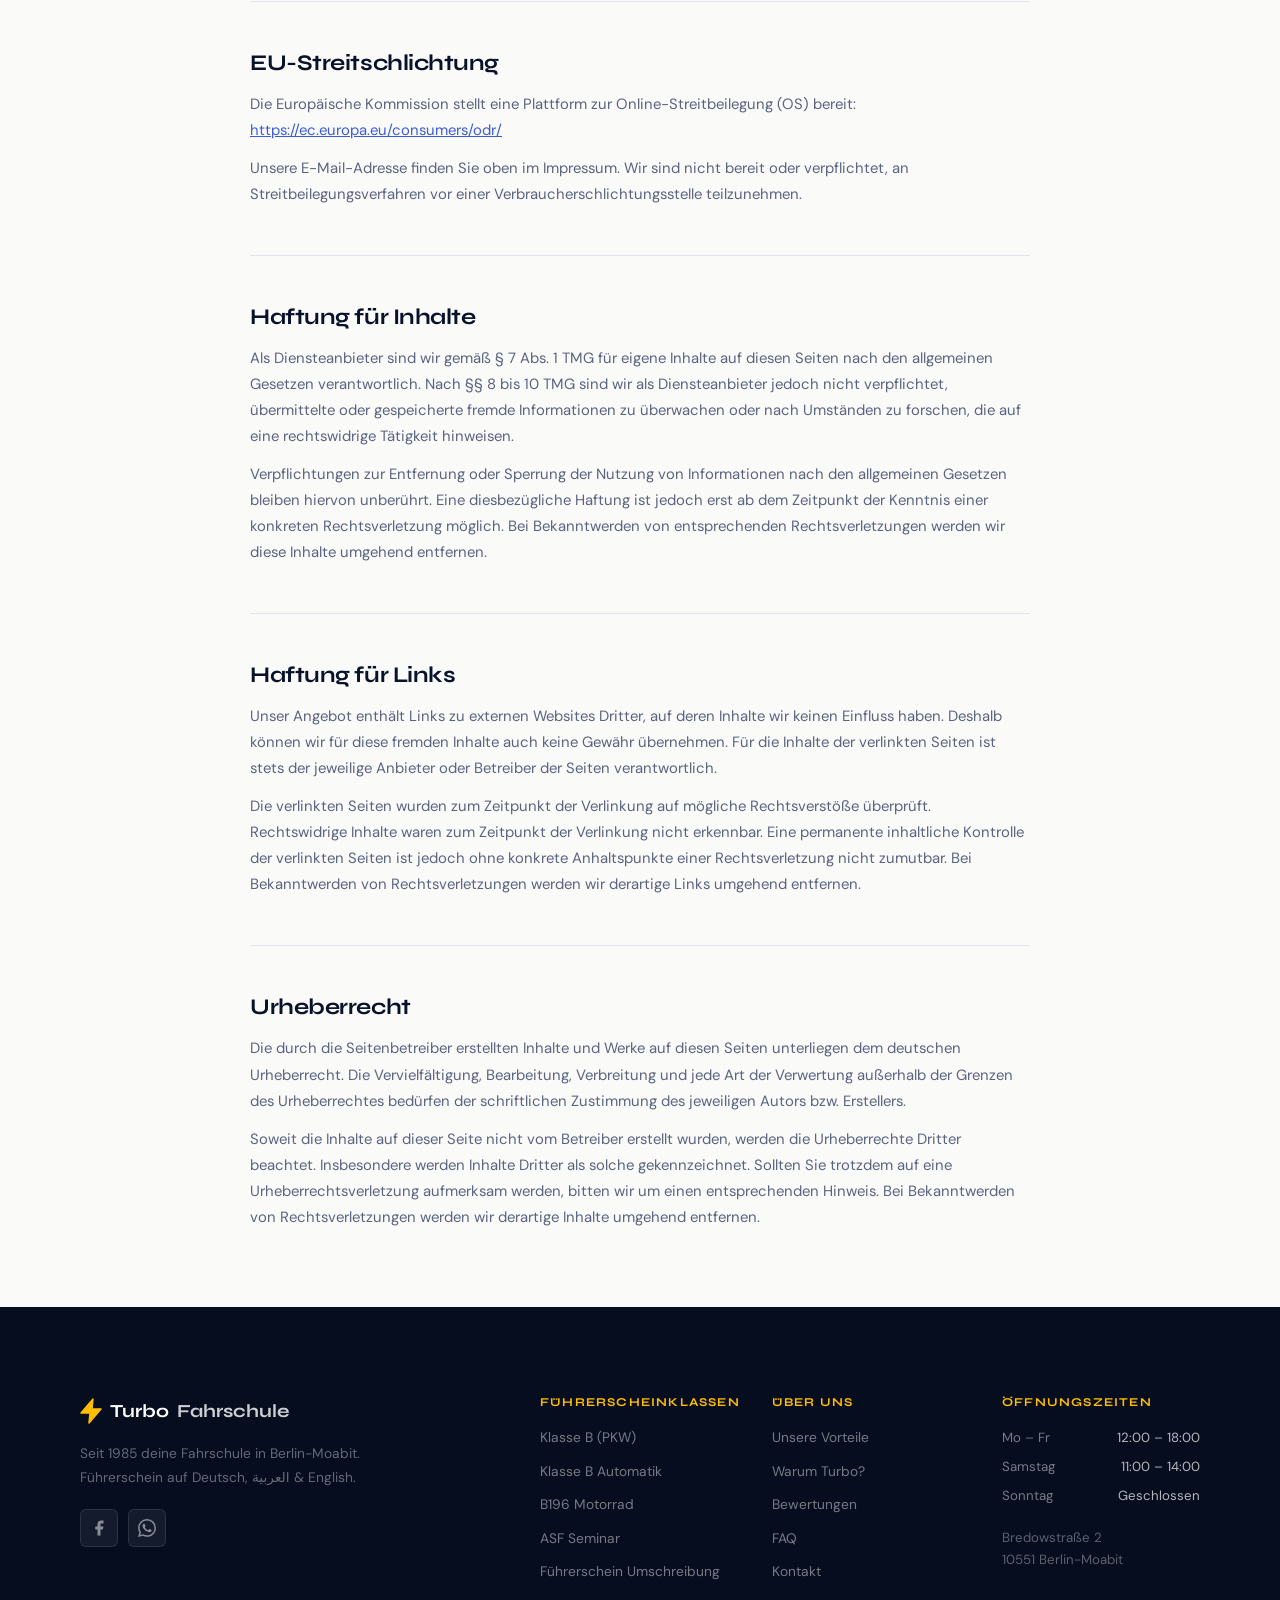
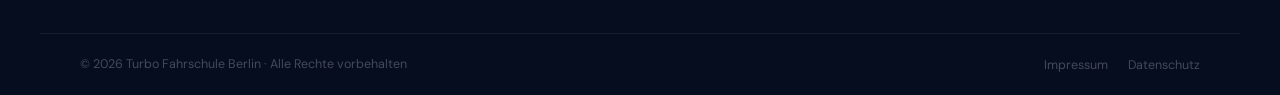
<file: impressum.html>
<!DOCTYPE html>
<html lang="de" dir="ltr">
<head>
  <meta charset="UTF-8" />
  <meta name="viewport" content="width=device-width, initial-scale=1.0" />
  <title>Impressum – Turbo Fahrschule Berlin</title>
  <meta name="description" content="Impressum der Turbo Fahrschule Berlin. Angaben gemäß § 5 TMG." />
  <meta name="robots" content="noindex, follow" />
  <link rel="canonical" href="https://www.turbo-fahrschule.com/impressum.html" />

  <link rel="preconnect" href="https://fonts.googleapis.com" />
  <link rel="preconnect" href="https://fonts.gstatic.com" crossorigin />
  <link href="https://fonts.googleapis.com/css2?family=Syne:wght@700;800&family=DM+Sans:ital,opsz,wght@0,9..40,400;0,9..40,500;0,9..40,600;1,9..40,400&display=swap" rel="stylesheet" />
  <link rel="stylesheet" href="style.css" />
  <style>
    /* ── Legal page overrides ── */
    .legal-hero {
      background: var(--navy);
      padding-block: clamp(6rem, 14vw, 9rem) clamp(3rem, 6vw, 4.5rem);
      padding-block-start: calc(clamp(6rem, 14vw, 9rem) + 70px);
    }
    .legal-hero .eyebrow { margin-bottom: .75rem; }
    .legal-hero h1 {
      font-family: var(--display);
      font-size: clamp(2rem, 5vw, 3.2rem);
      color: #fff;
      letter-spacing: -.04em;
      line-height: 1.12;
      margin-bottom: .75rem;
    }
    .legal-hero p {
      color: rgba(255,255,255,.55);
      font-size: .93rem;
    }

    .legal-body {
      padding-block: clamp(3rem, 6vw, 5rem);
      background: var(--white);
    }
    .legal-content {
      max-width: 780px;
      margin-inline: auto;
    }

    .legal-section {
      margin-bottom: clamp(2rem, 4vw, 3rem);
      padding-bottom: clamp(2rem, 4vw, 3rem);
      border-bottom: 1px solid var(--border);
    }
    .legal-section:last-child {
      border-bottom: none;
      margin-bottom: 0;
      padding-bottom: 0;
    }

    .legal-section h2 {
      font-family: var(--display);
      font-size: clamp(1.1rem, 2.5vw, 1.4rem);
      color: var(--navy);
      letter-spacing: -.02em;
      margin-bottom: 1rem;
    }
    .legal-section h3 {
      font-family: var(--display);
      font-size: 1rem;
      color: var(--navy);
      margin-top: 1.25rem;
      margin-bottom: .5rem;
    }
    .legal-section p,
    .legal-section li {
      font-size: .93rem;
      color: var(--muted);
      line-height: 1.75;
    }
    .legal-section ul {
      list-style: disc;
      padding-inline-start: 1.4rem;
      display: flex;
      flex-direction: column;
      gap: .3rem;
    }
    .legal-section a {
      color: #3b5bdb;
      text-decoration: underline;
      transition: color .18s;
    }
    .legal-section a:hover { color: var(--navy); }

    .placeholder {
      display: inline-block;
      background: rgba(255,188,0,.18);
      color: #92610a;
      border: 1.5px dashed var(--amber);
      border-radius: var(--r-xs);
      padding: .1em .5em;
      font-size: .88em;
      font-weight: 600;
      font-style: normal;
    }

    .legal-badge {
      display: inline-flex;
      align-items: center;
      gap: .5rem;
      background: var(--off);
      border: 1px solid var(--border);
      border-radius: var(--r-md);
      padding: 1rem 1.4rem;
      margin-bottom: 1.5rem;
      font-size: .82rem;
      color: var(--muted);
    }
    .legal-badge strong { color: var(--navy); display: block; margin-bottom: .15rem; }
  </style>
</head>
<body>

<!-- ╔══════════════════════════════╗
     ║         HEADER / NAV         ║
     ╚══════════════════════════════╝ -->
<header class="site-header is-scrolled" id="siteHeader">
  <div class="hdr-inner wrap">

    <a href="index.html" class="logo" aria-label="Turbo Fahrschule Berlin – zur Startseite">
      <span class="logo-bolt" aria-hidden="true">
        <svg width="22" height="26" viewBox="0 0 22 26" fill="none" xmlns="http://www.w3.org/2000/svg">
          <path d="M13 1L1 15h9l-1 10 12-14h-9l1-10z" fill="currentColor" stroke="currentColor" stroke-width="1.5" stroke-linejoin="round"/>
        </svg>
      </span>
      <span class="logo-word">Turbo</span>
      <span class="logo-word logo-word--thin">Fahrschule</span>
    </a>

    <nav class="primary-nav" id="primaryNav" aria-label="Hauptnavigation">
      <a href="index.html#vorteile"  class="nav-a">Vorteile</a>
      <a href="index.html#klassen"   class="nav-a">Klassen</a>
      <a href="index.html#warum"     class="nav-a">Warum wir?</a>
      <a href="index.html#reviews"   class="nav-a">Bewertungen</a>
      <a href="index.html#faq"       class="nav-a">FAQ</a>
    </nav>

    <div class="hdr-actions">
      <a href="index.html#kontakt" class="btn btn-amber btn-sm hdr-cta">Beratung anfragen</a>
      <button class="burger" id="burgerBtn" aria-label="Menü öffnen" aria-expanded="false" aria-controls="primaryNav">
        <span></span><span></span><span></span>
      </button>
    </div>

  </div>
</header>


<!-- ╔══════════════════════════════╗
     ║          PAGE HERO           ║
     ╚══════════════════════════════╝ -->
<section class="legal-hero">
  <div class="wrap">
    <p class="eyebrow eyebrow--amber">Rechtliches</p>
    <h1>Impressum</h1>
    <p>Angaben gemäß § 5 TMG</p>
  </div>
</section>


<!-- ╔══════════════════════════════╗
     ║          CONTENT             ║
     ╚══════════════════════════════╝ -->
<main class="legal-body" id="main-content">
  <div class="wrap">
    <div class="legal-content">

      <div class="legal-badge">
        <div>
          <strong>Hinweis für Inhaber</strong>
          Alle gelb markierten Felder (<span class="placeholder">PLATZHALTER</span>) müssen vor Veröffentlichung durch echte Unternehmensdaten ersetzt werden.
        </div>
      </div>

      <!-- § 1 Angaben zum Unternehmen -->
      <div class="legal-section">
        <h2>Angaben gemäß § 5 TMG</h2>

        <p>
          <strong>Turbo Fahrschule</strong><br>
          <span class="placeholder">Straße und Hausnummer</span><br>
          <span class="placeholder">PLZ und Ort</span><br>
          Deutschland
        </p>

        <h3>Vertreten durch</h3>
        <p>
          Geschäftsführer: <span class="placeholder">Vor- und Nachname des Geschäftsführers</span>
        </p>

        <h3>Kontakt</h3>
        <p>
          Telefon: <span class="placeholder">+49 (0) XXX XXXXXXX</span><br>
          E-Mail: <a href="mailto:info@turbo-fahrschule.com"><span class="placeholder">info@turbo-fahrschule.com</span></a>
        </p>

        <h3>Handelsregister</h3>
        <p>
          <span class="placeholder">Eintragungs-/Registernummer, z. B. HRB XXXXX beim Amtsgericht Berlin-Charlottenburg — oder: „Nicht im Handelsregister eingetragen" (z. B. bei Einzelunternehmen)</span>
        </p>

        <h3>Umsatzsteuer-Identifikationsnummer</h3>
        <p>
          Gemäß § 27a Umsatzsteuergesetz:<br>
          <span class="placeholder">DE XXXXXXXXX — oder: „Nicht umsatzsteuerpflichtig" wenn zutreffend</span>
        </p>

        <h3>Berufsbezeichnung und berufsrechtliche Regelungen</h3>
        <p>
          Berufsbezeichnung: Fahrschulinhaber / Fahrlehrer (verliehen in der Bundesrepublik Deutschland)<br>
          Zuständige Aufsichtsbehörde: <span class="placeholder">Zuständiges Straßenverkehrsamt / Behörde, z. B. Landesamt für Bürger- und Ordnungsangelegenheiten Berlin</span><br>
          Es gelten folgende berufsrechtliche Regelungen: Fahrlehrergesetz (FahrlG), Fahrschüler-Ausbildungsordnung (FahrschAusbO)
        </p>
      </div>

      <!-- § 2 Verantwortlich für den Inhalt -->
      <div class="legal-section">
        <h2>Verantwortlich für den Inhalt nach § 18 Abs. 2 MStV</h2>
        <p>
          <span class="placeholder">Vor- und Nachname der verantwortlichen Person</span><br>
          <span class="placeholder">Straße und Hausnummer</span><br>
          <span class="placeholder">PLZ und Ort</span>
        </p>
      </div>

      <!-- § 3 EU-Streitschlichtung -->
      <div class="legal-section">
        <h2>EU-Streitschlichtung</h2>
        <p>
          Die Europäische Kommission stellt eine Plattform zur Online-Streitbeilegung (OS) bereit:
          <a href="https://ec.europa.eu/consumers/odr/" target="_blank" rel="noopener noreferrer">https://ec.europa.eu/consumers/odr/</a>
        </p>
        <p style="margin-top:.75rem;">
          Unsere E-Mail-Adresse finden Sie oben im Impressum. Wir sind nicht bereit oder verpflichtet, an Streitbeilegungsverfahren vor einer Verbraucherschlichtungsstelle teilzunehmen.
        </p>
      </div>

      <!-- § 4 Haftung für Inhalte -->
      <div class="legal-section">
        <h2>Haftung für Inhalte</h2>
        <p>
          Als Diensteanbieter sind wir gemäß § 7 Abs. 1 TMG für eigene Inhalte auf diesen Seiten nach den allgemeinen Gesetzen verantwortlich. Nach §§ 8 bis 10 TMG sind wir als Diensteanbieter jedoch nicht verpflichtet, übermittelte oder gespeicherte fremde Informationen zu überwachen oder nach Umständen zu forschen, die auf eine rechtswidrige Tätigkeit hinweisen.
        </p>
        <p style="margin-top:.75rem;">
          Verpflichtungen zur Entfernung oder Sperrung der Nutzung von Informationen nach den allgemeinen Gesetzen bleiben hiervon unberührt. Eine diesbezügliche Haftung ist jedoch erst ab dem Zeitpunkt der Kenntnis einer konkreten Rechtsverletzung möglich. Bei Bekanntwerden von entsprechenden Rechtsverletzungen werden wir diese Inhalte umgehend entfernen.
        </p>
      </div>

      <!-- § 5 Haftung für Links -->
      <div class="legal-section">
        <h2>Haftung für Links</h2>
        <p>
          Unser Angebot enthält Links zu externen Websites Dritter, auf deren Inhalte wir keinen Einfluss haben. Deshalb können wir für diese fremden Inhalte auch keine Gewähr übernehmen. Für die Inhalte der verlinkten Seiten ist stets der jeweilige Anbieter oder Betreiber der Seiten verantwortlich.
        </p>
        <p style="margin-top:.75rem;">
          Die verlinkten Seiten wurden zum Zeitpunkt der Verlinkung auf mögliche Rechtsverstöße überprüft. Rechtswidrige Inhalte waren zum Zeitpunkt der Verlinkung nicht erkennbar. Eine permanente inhaltliche Kontrolle der verlinkten Seiten ist jedoch ohne konkrete Anhaltspunkte einer Rechtsverletzung nicht zumutbar. Bei Bekanntwerden von Rechtsverletzungen werden wir derartige Links umgehend entfernen.
        </p>
      </div>

      <!-- § 6 Urheberrecht -->
      <div class="legal-section">
        <h2>Urheberrecht</h2>
        <p>
          Die durch die Seitenbetreiber erstellten Inhalte und Werke auf diesen Seiten unterliegen dem deutschen Urheberrecht. Die Vervielfältigung, Bearbeitung, Verbreitung und jede Art der Verwertung außerhalb der Grenzen des Urheberrechtes bedürfen der schriftlichen Zustimmung des jeweiligen Autors bzw. Erstellers.
        </p>
        <p style="margin-top:.75rem;">
          Soweit die Inhalte auf dieser Seite nicht vom Betreiber erstellt wurden, werden die Urheberrechte Dritter beachtet. Insbesondere werden Inhalte Dritter als solche gekennzeichnet. Sollten Sie trotzdem auf eine Urheberrechtsverletzung aufmerksam werden, bitten wir um einen entsprechenden Hinweis. Bei Bekanntwerden von Rechtsverletzungen werden wir derartige Inhalte umgehend entfernen.
        </p>
      </div>

    </div><!-- /legal-content -->
  </div>
</main>


<!-- ╔══════════════════════════════╗
     ║            FOOTER            ║
     ╚══════════════════════════════╝ -->
<footer class="site-footer">
  <div class="wrap footer-inner">

    <div class="footer-brand">
      <a href="index.html" class="logo" aria-label="Turbo Fahrschule Berlin">
        <span class="logo-bolt" aria-hidden="true">
          <svg width="22" height="26" viewBox="0 0 22 26" fill="none"><path d="M13 1L1 15h9l-1 10 12-14h-9l1-10z" fill="currentColor" stroke="currentColor" stroke-width="1.5" stroke-linejoin="round"/></svg>
        </span>
        <span class="logo-word">Turbo</span>
        <span class="logo-word logo-word--thin">Fahrschule</span>
      </a>
      <p class="footer-tagline">Seit 1985 deine Fahrschule in Berlin-Moabit.<br>Führerschein auf Deutsch, <span lang="ar">العربية</span> &amp; English.</p>
      <div class="footer-socials">
        <a href="https://www.facebook.com/TurboFahrschule/" target="_blank" rel="noopener" aria-label="Facebook">
          <svg width="18" height="18" viewBox="0 0 24 24" fill="currentColor"><path d="M18 2h-3a5 5 0 00-5 5v3H7v4h3v8h4v-8h3l1-4h-4V7a1 1 0 011-1h3z"/></svg>
        </a>
        <a href="https://wa.me/493039837537" target="_blank" rel="noopener" aria-label="WhatsApp">
          <svg width="18" height="18" viewBox="0 0 24 24" fill="currentColor"><path d="M17.472 14.382c-.297-.149-1.758-.867-2.03-.967-.273-.099-.471-.148-.67.15-.197.297-.767.966-.94 1.164-.173.199-.347.223-.644.075-.297-.15-1.255-.463-2.39-1.475-.883-.788-1.48-1.761-1.653-2.059-.173-.297-.018-.458.13-.606.134-.133.298-.347.446-.52.149-.174.198-.298.298-.497.099-.198.05-.371-.025-.52-.075-.149-.669-1.612-.916-2.207-.242-.579-.487-.5-.669-.51-.173-.008-.371-.01-.57-.01-.198 0-.52.074-.792.372-.272.297-1.04 1.016-1.04 2.479 0 1.462 1.065 2.875 1.213 3.074.149.198 2.096 3.2 5.077 4.487.709.306 1.262.489 1.694.625.712.227 1.36.195 1.871.118.571-.085 1.758-.719 2.006-1.413.248-.694.248-1.289.173-1.413-.074-.124-.272-.198-.57-.347m-5.421 7.403h-.004a9.87 9.87 0 01-5.031-1.378l-.361-.214-3.741.982.998-3.648-.235-.374a9.86 9.86 0 01-1.51-5.26c.001-5.45 4.436-9.884 9.888-9.884 2.64 0 5.122 1.03 6.988 2.898a9.825 9.825 0 012.893 6.994c-.003 5.45-4.437 9.884-9.885 9.884m8.413-18.297A11.815 11.815 0 0012.05 0C5.495 0 .16 5.335.157 11.892c0 2.096.547 4.142 1.588 5.945L.057 24l6.305-1.654a11.882 11.882 0 005.683 1.448h.005c6.554 0 11.89-5.335 11.893-11.893a11.821 11.821 0 00-3.48-8.413z"/></svg>
        </a>
      </div>
    </div>

    <nav class="footer-nav" aria-label="Footer-Navigation">
      <div class="fn-col">
        <h4>Führerscheinklassen</h4>
        <ul>
          <li><a href="index.html#klassen">Klasse B (PKW)</a></li>
          <li><a href="index.html#klassen">Klasse B Automatik</a></li>
          <li><a href="index.html#klassen">B196 Motorrad</a></li>
          <li><a href="index.html#klassen">ASF Seminar</a></li>
          <li><a href="index.html#klassen">Führerschein Umschreibung</a></li>
        </ul>
      </div>
      <div class="fn-col">
        <h4>Über uns</h4>
        <ul>
          <li><a href="index.html#vorteile">Unsere Vorteile</a></li>
          <li><a href="index.html#warum">Warum Turbo?</a></li>
          <li><a href="index.html#reviews">Bewertungen</a></li>
          <li><a href="index.html#faq">FAQ</a></li>
          <li><a href="index.html#kontakt">Kontakt</a></li>
        </ul>
      </div>
      <div class="fn-col">
        <h4>Öffnungszeiten</h4>
        <table class="fn-hours">
          <tr><td>Mo – Fr</td><td>12:00 – 18:00</td></tr>
          <tr><td>Samstag</td><td>11:00 – 14:00</td></tr>
          <tr><td>Sonntag</td><td>Geschlossen</td></tr>
        </table>
        <address>
          Bredowstraße 2<br>
          10551 Berlin-Moabit
        </address>
      </div>
    </nav>

  </div>

  <div class="footer-bottom">
    <div class="wrap footer-bottom-inner">
      <p>© 2026 Turbo Fahrschule Berlin · Alle Rechte vorbehalten</p>
      <ul class="legal-links">
        <li><a href="impressum.html" aria-current="page">Impressum</a></li>
        <li><a href="datenschutz.html">Datenschutz</a></li>
      </ul>
    </div>
  </div>
</footer>

<script>
  // Burger-Menü (eigenständig, da script.js auf index.html ausgelegt ist)
  const burgerBtn = document.getElementById('burgerBtn');
  const primaryNav = document.getElementById('primaryNav');
  if (burgerBtn && primaryNav) {
    burgerBtn.addEventListener('click', () => {
      const isOpen = primaryNav.classList.toggle('is-open');
      burgerBtn.classList.toggle('is-open', isOpen);
      burgerBtn.setAttribute('aria-expanded', String(isOpen));
      document.body.style.overflow = isOpen ? 'hidden' : '';
    });
    document.addEventListener('keydown', e => {
      if (e.key === 'Escape') {
        primaryNav.classList.remove('is-open');
        burgerBtn.classList.remove('is-open');
        burgerBtn.setAttribute('aria-expanded', 'false');
        document.body.style.overflow = '';
      }
    });
  }
</script>
</body>
</html>
</file>
<file: style.css>
/* ═══════════════════════════════════════════════
   TURBO FAHRSCHULE BERLIN — style.css
   Design system: Syne + DM Sans · Navy/Amber
   ═══════════════════════════════════════════════ */

/* ─── RESET ─────────────────────────────────── */
*, *::before, *::after { box-sizing: border-box; margin: 0; padding: 0; }
[hidden] { display: none !important; }
html { font-size: 16px; scroll-behavior: smooth; -webkit-text-size-adjust: 100%; }
body { font-family: 'DM Sans', system-ui, sans-serif; color: #1a2035; background: #fff; line-height: 1.65; overflow-x: hidden; }
img, svg { display: block; max-width: 100%; }
a { color: inherit; text-decoration: none; }
button { cursor: pointer; border: none; background: none; font: inherit; }
ul, ol { list-style: none; }
address { font-style: normal; }
@media (prefers-reduced-motion: reduce) {
  *, *::before, *::after { animation-duration: .01ms !important; transition-duration: .01ms !important; }
}

/* ─── TOKENS ─────────────────────────────────── */
:root {
  /* Palette */
  --navy:      #08122B;
  --navy-mid:  #0f1e45;
  --navy-soft: #162551;
  --amber:     #FFBC00;
  --amber-dk:  #e5a800;
  --amber-lt:  #fff5cc;
  --white:     #FAFAF8;
  --off:       #F2F3F7;
  --border:    #e2e5ef;
  --muted:     #5a6380;
  --text:      #1a2035;

  /* Type */
  --display: 'Syne', sans-serif;
  --body:    'DM Sans', system-ui, sans-serif;

  /* Space */
  --sp-section: clamp(4.5rem, 9vw, 7.5rem);
  --sp-gap:     clamp(1rem, 2.5vw, 1.5rem);

  /* Shape */
  --r-xs:  6px;
  --r-sm:  10px;
  --r-md:  16px;
  --r-lg:  22px;
  --r-xl:  32px;
  --r-2xl: 48px;

  /* Shadow */
  --sh-sm: 0 2px 10px rgba(8,18,43,.07);
  --sh-md: 0 8px 30px rgba(8,18,43,.11);
  --sh-lg: 0 20px 60px rgba(8,18,43,.15);

  /* Motion */
  --ease-out: cubic-bezier(.22,1,.36,1);
}

/* ─── LAYOUT ─────────────────────────────────── */
.wrap { max-width: 1200px; margin-inline: auto; padding-inline: clamp(1.25rem,5vw,2.5rem); }
.section-pad { padding-block: var(--sp-section); }

/* ─── COLOUR UTILS ───────────────────────────── */
.bg-navy     { background: var(--navy); }
.bg-offwhite { background: var(--off); }
.bg-white    { background: var(--white); }
.color-white { color: #fff; }

/* ─── TYPOGRAPHY ─────────────────────────────── */
h1,h2,h3,h4 { font-family: var(--display); line-height: 1.12; color: var(--navy); }

.section-h2 {
  font-size: clamp(2rem, 4.5vw, 3rem);
  letter-spacing: -.03em;
  margin-block: .5rem .9rem;
}
.section-sub {
  font-size: clamp(1rem,1.8vw,1.1rem);
  color: var(--muted);
  max-width: 52ch;
  line-height: 1.7;
}
.section-hdr { text-align: center; margin-bottom: clamp(2.5rem,5vw,4rem); }
.section-hdr--light .section-h2 { color: #fff; }
.section-hdr--light .section-sub { color: rgba(255,255,255,.6); }

.eyebrow {
  display: inline-block;
  font-family: var(--body);
  font-size: .78rem;
  font-weight: 600;
  letter-spacing: .1em;
  text-transform: uppercase;
  color: #3b5bdb;
  background: rgba(59,91,219,.09);
  padding: .3em .9em;
  border-radius: 100px;
  margin-bottom: .75rem;
}
.eyebrow--amber { color: var(--amber); background: rgba(255,188,0,.12); }

/* ─── BUTTONS ────────────────────────────────── */
.btn {
  display: inline-flex;
  align-items: center;
  justify-content: center;
  gap: .5rem;
  font-family: var(--display);
  font-weight: 700;
  border-radius: 100px;
  transition: transform .2s var(--ease-out), box-shadow .2s, background .18s, color .18s, border-color .18s;
  white-space: nowrap;
  cursor: pointer;
  letter-spacing: -.01em;
}
.btn:focus-visible { outline: 3px solid var(--amber); outline-offset: 3px; }
.btn-sm  { font-size: .83rem; padding: .52em 1.2em; }
.btn-md  { font-size: .93rem; padding: .68em 1.6em; }
.btn-lg  { font-size: 1rem;   padding: .85em 2em; }
.btn-full { width: 100%; }

.btn-amber {
  background: var(--amber);
  color: var(--navy);
}
.btn-amber:hover { background: var(--amber-dk); transform: translateY(-2px); box-shadow: 0 8px 24px rgba(255,188,0,.35); }
.btn-amber:active { transform: none; }

.btn-ghost {
  background: rgba(255,255,255,.1);
  color: #fff;
  border: 1.5px solid rgba(255,255,255,.28);
  backdrop-filter: blur(6px);
}
.btn-ghost:hover { background: rgba(255,255,255,.2); transform: translateY(-2px); }

.btn-navy { background: var(--navy); color: #fff; }
.btn-navy:hover { background: var(--navy-mid); transform: translateY(-2px); }

.btn-outline-light {
  background: transparent;
  color: #fff;
  border: 1.5px solid rgba(255,255,255,.35);
}
.btn-outline-light:hover { background: rgba(255,255,255,.1); transform: translateY(-2px); }

/* pill */
.pill {
  display: inline-flex;
  align-items: center;
  gap: .5rem;
  font-size: .8rem;
  font-weight: 500;
  padding: .38em 1em;
  border-radius: 100px;
  margin-bottom: 1.4rem;
}
.pill--light { background: rgba(255,255,255,.1); color: rgba(255,255,255,.75); border: 1px solid rgba(255,255,255,.14); }
.pill__dot { width: 7px; height: 7px; border-radius: 50%; background: var(--amber); animation: blink 2.2s ease infinite; flex-shrink: 0; }
@keyframes blink { 0%,100%{opacity:1;transform:scale(1)} 50%{opacity:.5;transform:scale(1.35)} }

/* ─── HEADER ─────────────────────────────────── */
.site-header {
  position: fixed;
  inset-block-start: 0;
  inset-inline: 0;
  z-index: 900;
  padding-block: 1rem;
  transition: background .3s var(--ease-out), box-shadow .3s, padding .3s;
}
.site-header.is-scrolled {
  background: rgba(8,18,43,.96);
  backdrop-filter: blur(18px);
  box-shadow: 0 2px 24px rgba(0,0,0,.28);
  padding-block: .65rem;
}
.hdr-inner { display: flex; align-items: center; gap: 1rem; }

/* logo */
.logo {
  display: flex;
  align-items: center;
  gap: .5rem;
  font-family: var(--display);
  font-size: 1.15rem;
  font-weight: 700;
  color: #fff;
  flex-shrink: 0;
  text-decoration: none;
}
.logo-bolt { color: var(--amber); display: flex; align-items: center; }
.logo-word--thin { font-weight: 700; opacity: .8; }

/* primary nav */
.primary-nav {
  display: flex;
  align-items: center;
  gap: clamp(.75rem, 2vw, 1.75rem);
  margin-inline-start: auto;
}
.nav-a {
  font-size: .9rem;
  font-weight: 500;
  color: rgba(255,255,255,.72);
  transition: color .18s;
  position: relative;
  padding-block: .25rem;
}
.nav-a::after {
  content: '';
  position: absolute;
  inset-block-end: 0;
  inset-inline: 0;
  height: 2px;
  background: var(--amber);
  transform: scaleX(0);
  transform-origin: left;
  transition: transform .25s var(--ease-out);
}
.nav-a:hover { color: #fff; }
.nav-a:hover::after { transform: scaleX(1); }

/* header actions */
.hdr-actions { display: flex; align-items: center; gap: .75rem; margin-inline-start: auto; }

/* lang switcher */
.lang-sw { display: flex; align-items: center; gap: .15rem; }
.lang-btn {
  font-size: .75rem;
  font-weight: 700;
  letter-spacing: .04em;
  color: rgba(255,255,255,.45);
  padding: .25em .45em;
  border-radius: var(--r-xs);
  transition: color .18s, background .18s;
}
.lang-btn:hover   { color: rgba(255,255,255,.8); }
.lang-btn.is-active { color: var(--amber); background: rgba(255,188,0,.12); }

/* header cta – hide on narrow mobile */
.hdr-cta { display: none; }
@media (min-width: 768px) { .hdr-cta { display: inline-flex; } }

/* burger */
.burger {
  display: flex;
  flex-direction: column;
  gap: 5px;
  padding: 4px;
  flex-shrink: 0;
}
.burger span { display: block; width: 23px; height: 2px; background: #fff; border-radius: 2px; transition: transform .3s var(--ease-out), opacity .25s; }
.burger.is-open span:nth-child(1) { transform: translateY(7px) rotate(45deg); }
.burger.is-open span:nth-child(2) { opacity: 0; }
.burger.is-open span:nth-child(3) { transform: translateY(-7px) rotate(-45deg); }

@media (min-width: 960px) {
  .burger { display: none; }
  .primary-nav { margin-inline-start: 0; }
  .hdr-actions { margin-inline-start: auto; }
}

/* mobile nav overlay */
@media (max-width: 959px) {
  .primary-nav {
    display: none;
    position: fixed;
    inset: 0;
    background: var(--navy);
    flex-direction: column;
    justify-content: center;
    align-items: center;
    gap: 2rem;
    z-index: 800;
  }
  .primary-nav.is-open { display: flex; }
  .nav-a { font-size: 1.5rem; font-weight: 700; }
}

/* ─── HERO ───────────────────────────────────── */
.hero {
  background: var(--navy);
  min-height: 100svh;
  display: flex;
  align-items: center;
  position: relative;
  overflow: hidden;
  padding-block-start: 80px;
  padding-block-end: 4rem;
}

/* ambient background */
.hero-bg { position: absolute; inset: 0; pointer-events: none; overflow: hidden; }
.hero-bg__circle {
  position: absolute;
  border-radius: 50%;
  opacity: .07;
}
.hero-bg__circle--1 {
  width: 700px; height: 700px;
  background: radial-gradient(circle, var(--amber) 0%, transparent 70%);
  top: -200px; right: -150px;
}
.hero-bg__circle--2 {
  width: 400px; height: 400px;
  background: radial-gradient(circle, #4f7cff 0%, transparent 70%);
  bottom: -100px; left: -100px;
}
.hero-bg__arabic {
  position: absolute;
  top: 50%;
  right: -2%;
  transform: translateY(-50%);
  font-size: clamp(12rem, 25vw, 22rem);
  font-weight: 900;
  color: rgba(255,255,255,.025);
  line-height: 1;
  pointer-events: none;
  user-select: none;
  letter-spacing: -.04em;
}

.hero-inner {
  position: relative;
  z-index: 1;
  display: grid;
  grid-template-columns: 1fr 1fr;
  gap: clamp(2rem, 5vw, 5rem);
  align-items: center;
}

/* hero copy */
.hero-h1 {
  font-size: clamp(2.4rem, 5.5vw, 4.2rem);
  color: #fff;
  letter-spacing: -.04em;
  display: flex;
  flex-direction: column;
  gap: .05em;
  margin-bottom: 1.25rem;
}
.hero-h1__line--amber { color: var(--amber); }

.hero-sub {
  font-size: clamp(1rem, 1.8vw, 1.1rem);
  color: rgba(255,255,255,.68);
  max-width: 46ch;
  line-height: 1.72;
  margin-bottom: 2rem;
}

.hero-ctas { display: flex; flex-wrap: wrap; gap: .75rem; margin-bottom: 2.5rem; }

/* trust bar */
.trust-bar {
  display: flex;
  align-items: center;
  gap: 1.25rem;
  flex-wrap: wrap;
}
.trust-item { display: flex; align-items: center; gap: .6rem; }
.trust-num {
  font-family: var(--display);
  font-size: 1.6rem;
  font-weight: 800;
  color: #fff;
  line-height: 1;
}
.trust-meta { display: flex; flex-direction: column; }
.trust-meta span { font-size: .72rem; color: rgba(255,255,255,.5); line-height: 1.3; }
.trust-meta .stars { color: var(--amber); font-size: .85rem; letter-spacing: .05em; }
.trust-sep { width: 1px; height: 34px; background: rgba(255,255,255,.15); }
.stars { color: var(--amber); letter-spacing: .06em; }

/* hero visual */
.hero-visual { position: relative; }
.hero-card {
  position: relative;
  border-radius: var(--r-xl);
  overflow: visible;
}
.hero-illustration {
  border-radius: var(--r-xl);
  overflow: hidden;
  box-shadow: var(--sh-lg), 0 0 0 1px rgba(255,255,255,.06);
  aspect-ratio: 16/11;
  background: var(--navy-mid);
}
.hero-illustration svg { width: 100%; height: 100%; }

/* floating chips */
.chip {
  position: absolute;
  display: flex;
  align-items: center;
  gap: .45rem;
  background: #fff;
  color: var(--navy);
  font-family: var(--display);
  font-size: .8rem;
  font-weight: 700;
  padding: .5em .95em;
  border-radius: 100px;
  box-shadow: var(--sh-md);
  white-space: nowrap;
  animation: chipFloat 3s ease-in-out infinite;
}
.chip--tl { top: -1rem; left: -1rem; animation-delay: 0s; }
.chip--br { bottom: 1.5rem; right: -1rem; animation-delay: 1.5s; }
@keyframes chipFloat { 0%,100%{transform:translateY(0)} 50%{transform:translateY(-7px)} }

@media (max-width: 900px) {
  .hero-inner { grid-template-columns: 1fr; text-align: center; }
  .hero-sub   { margin-inline: auto; }
  .hero-ctas  { justify-content: center; }
  .trust-bar  { justify-content: center; }
  .hero-visual { order: -1; }
  .hero-bg__arabic { display: none; }
  .chip { display: none; }
}
@media (max-width: 480px) {
  .hero-ctas { flex-direction: column; }
}

/* ─── LANG BANNER ────────────────────────────── */
.lang-banner {
  background: var(--amber);
  padding-block: 1.1rem;
}
.lang-banner__inner {
  display: flex;
  align-items: center;
  justify-content: center;
  flex-wrap: wrap;
  gap: 1rem clamp(1.5rem,5vw,4rem);
}
.lb-item { display: flex; align-items: center; gap: .7rem; }
.lb-flag { font-size: 1.5rem; }
.lb-item strong { display: block; font-family: var(--display); font-size: .92rem; font-weight: 800; color: var(--navy); }
.lb-item p { font-size: .75rem; color: rgba(8,18,43,.55); line-height: 1.3; }
.lb-rule { width: 1px; height: 34px; background: rgba(8,18,43,.18); }
@media (max-width: 600px) { .lb-rule { display: none; } }

/* ─── FEATURES GRID ──────────────────────────── */
.features-grid {
  display: grid;
  grid-template-columns: repeat(auto-fill, minmax(min(100%,290px), 1fr));
  gap: var(--sp-gap);
}

.feat-card {
  background: var(--white);
  border: 1px solid var(--border);
  border-radius: var(--r-lg);
  padding: clamp(1.4rem, 3vw, 2rem);
  transition: transform .28s var(--ease-out), box-shadow .28s;
}
.feat-card:hover { transform: translateY(-5px); box-shadow: var(--sh-md); }
.feat-card--amber { background: var(--amber); border-color: transparent; }
.feat-card--amber h3 { color: var(--navy); }
.feat-card--amber p  { color: rgba(8,18,43,.7); }

.feat-icon {
  width: 48px; height: 48px;
  border-radius: var(--r-sm);
  display: flex;
  align-items: center;
  justify-content: center;
  margin-bottom: 1.1rem;
}
.feat-icon svg { width: 22px; height: 22px; }
.feat-icon--blue   { background: #eff6ff; color: #2563eb; }
.feat-icon--amber  { background: #fff8e1; color: #b45309; }
.feat-icon--green  { background: #f0fdf4; color: #16a34a; }
.feat-icon--purple { background: #f5f3ff; color: #7c3aed; }
.feat-icon--red    { background: #fff1f2; color: #dc2626; }
.feat-icon--dark   { background: rgba(8,18,43,.08); color: var(--navy); }

.feat-card h3 { font-size: 1.05rem; margin-bottom: .5rem; }
.feat-card p  { font-size: .91rem; color: var(--muted); line-height: 1.65; }

/* ─── FÜHRERSCHEINKLASSEN ────────────────────── */
.klassen-grid {
  display: grid;
  grid-template-columns: repeat(auto-fill, minmax(min(100%,270px), 1fr));
  gap: var(--sp-gap);
  margin-bottom: 1.5rem;
}

.klasse-card {
  background: rgba(255,255,255,.05);
  border: 1px solid rgba(255,255,255,.1);
  border-radius: var(--r-lg);
  padding: clamp(1.4rem,3vw,2rem);
  display: flex;
  flex-direction: column;
  gap: .75rem;
  transition: border-color .25s, transform .25s var(--ease-out);
  position: relative;
}
.klasse-card:hover { border-color: var(--amber); transform: translateY(-4px); }
.klasse-card--featured { border-color: var(--amber); background: rgba(255,188,0,.07); }

.klasse-badge {
  position: absolute;
  top: -0.75rem;
  left: 1.5rem;
  background: var(--amber);
  color: var(--navy);
  font-size: .7rem;
  font-weight: 800;
  letter-spacing: .06em;
  text-transform: uppercase;
  padding: .3em 1em;
  border-radius: 100px;
}

.klasse-emoji { font-size: 2rem; line-height: 1; }
.klasse-card h3 { font-size: 1.2rem; color: #fff; margin-top: .25rem; }
.klasse-card p  { font-size: .9rem; color: rgba(255,255,255,.6); flex: 1; line-height: 1.65; }

.klasse-list { display: flex; flex-direction: column; gap: .35rem; }
.klasse-list li {
  font-size: .86rem;
  color: rgba(255,255,255,.55);
  display: flex;
  align-items: center;
  gap: .5rem;
}
.klasse-list li::before { content: '✓'; color: var(--amber); font-weight: 800; font-size: .8rem; flex-shrink: 0; }

.klasse-cta { align-self: flex-start; margin-top: .25rem; }

.klassen-hint {
  text-align: center;
  font-size: .88rem;
  color: rgba(255,255,255,.4);
}
.klassen-hint a { color: var(--amber); text-decoration: underline; }

/* ─── WARUM ──────────────────────────────────── */
.warum-grid {
  display: grid;
  grid-template-columns: 1fr 1fr;
  gap: clamp(2.5rem,6vw,6rem);
  align-items: start;
}

/* stat row */
.stat-row { display: flex; gap: 2rem; flex-wrap: wrap; margin-block: 1.75rem 2.25rem; }
.stat-block { display: flex; flex-direction: column; gap: .2rem; }
.stat-big {
  font-family: var(--display);
  font-size: clamp(2.2rem,4vw,3rem);
  font-weight: 800;
  color: var(--navy);
  line-height: 1;
  letter-spacing: -.03em;
}
.stat-lbl { font-size: .78rem; color: var(--muted); }

/* reason list */
.reason-list { display: flex; flex-direction: column; gap: 1.25rem; margin-bottom: 2rem; }
.reason-item { display: flex; gap: .9rem; align-items: flex-start; }
.reason-check {
  flex-shrink: 0;
  width: 26px; height: 26px;
  border-radius: 50%;
  background: var(--amber);
  color: var(--navy);
  display: flex;
  align-items: center;
  justify-content: center;
  margin-top: .1rem;
}
.reason-item strong { display: block; font-size: .97rem; margin-bottom: .25rem; }
.reason-item p { font-size: .88rem; color: var(--muted); line-height: 1.6; }

/* stacked cards */
.w-cards { display: flex; flex-direction: column; gap: 1.1rem; padding: .75rem; }
.w-card {
  background: var(--white);
  border: 1px solid var(--border);
  border-radius: var(--r-lg);
  padding: 1.4rem 1.6rem;
  box-shadow: var(--sh-sm);
  transition: transform .3s var(--ease-out), box-shadow .3s;
}
.w-card:hover { transform: translateX(8px); box-shadow: var(--sh-md); }
.w-card--1 { margin-inline-start: 2rem; }
.w-card--2 { margin-inline-end: 1rem; }
.w-card--3 { margin-inline-start: 1rem; }
.w-card__emoji { font-size: 1.5rem; margin-bottom: .5rem; display: block; }
.w-card strong { font-size: .97rem; color: var(--navy); display: block; margin-bottom: .35rem; }
.w-card p { font-size: .87rem; color: var(--muted); line-height: 1.6; }

@media (max-width: 860px) {
  .warum-grid { grid-template-columns: 1fr; }
  .w-card--1, .w-card--2, .w-card--3 { margin-inline: 0; }
}

/* ─── REVIEWS ────────────────────────────────── */
.reviews-grid {
  display: grid;
  grid-template-columns: repeat(auto-fill, minmax(min(100%,320px), 1fr));
  gap: var(--sp-gap);
}

.review-card {
  background: var(--white);
  border: 1px solid var(--border);
  border-radius: var(--r-lg);
  padding: clamp(1.4rem,3vw,1.75rem);
  display: flex;
  flex-direction: column;
  gap: .9rem;
  transition: transform .25s var(--ease-out), box-shadow .25s;
}
.review-card:hover { transform: translateY(-5px); box-shadow: var(--sh-md); }

.rc-stars { font-size: .9rem; letter-spacing: .08em; color: var(--amber); }

.review-card blockquote p {
  font-size: .93rem;
  color: var(--muted);
  line-height: 1.7;
  font-style: italic;
}
.review-card blockquote p::before { content: '\201C'; }
.review-card blockquote p::after  { content: '\201D'; }

.review-translation {
  font-size: .78rem;
  color: #9aa0b4;
  font-style: normal;
  margin-top: .4rem;
}

.rc-author { display: flex; align-items: center; gap: .75rem; margin-top: auto; }
.rc-avatar {
  width: 40px; height: 40px;
  border-radius: 50%;
  background: var(--clr, var(--navy));
  color: #fff;
  font-family: var(--display);
  font-size: .82rem;
  font-weight: 700;
  display: flex;
  align-items: center;
  justify-content: center;
  flex-shrink: 0;
}
.rc-author cite { font-style: normal; font-size: .9rem; font-weight: 600; display: block; }
.rc-author span { font-size: .75rem; color: var(--muted); display: block; }
.rc-google { margin-inline-start: auto; opacity: .6; flex-shrink: 0; }

.rating-pill {
  display: inline-flex;
  align-items: center;
  gap: .45rem;
  background: var(--off);
  border-radius: 100px;
  padding: .38em 1.1em;
  font-size: .85rem;
  margin-top: .75rem;
  color: var(--muted);
}
.rating-pill strong { color: var(--navy); }

/* ─── FAQ ────────────────────────────────────── */
.faq-wrap { max-width: 780px; margin-inline: auto; display: flex; flex-direction: column; gap: .6rem; }

.faq-item {
  background: var(--white);
  border: 1px solid var(--border);
  border-radius: var(--r-md);
  overflow: hidden;
  transition: border-color .2s, box-shadow .2s;
}
.faq-item:has(.faq-q[aria-expanded="true"]) { border-color: var(--amber); box-shadow: 0 0 0 3px rgba(255,188,0,.12); }

.faq-q {
  width: 100%;
  display: flex;
  align-items: center;
  justify-content: space-between;
  gap: 1rem;
  padding: 1.1rem 1.4rem;
  text-align: left;
  font-family: var(--display);
  font-size: .97rem;
  font-weight: 700;
  color: var(--navy);
  transition: color .18s;
}
.faq-q:hover { color: #3b5bdb; }

.faq-icon {
  flex-shrink: 0;
  width: 22px; height: 22px;
  border-radius: 50%;
  border: 2px solid currentColor;
  display: flex;
  align-items: center;
  justify-content: center;
  color: var(--amber);
  transition: transform .3s var(--ease-out), background .2s;
  position: relative;
}
.faq-icon::before,
.faq-icon::after {
  content: '';
  position: absolute;
  background: currentColor;
  border-radius: 2px;
  transition: transform .3s var(--ease-out), opacity .25s;
}
.faq-icon::before { width: 10px; height: 2px; }
.faq-icon::after  { width: 2px; height: 10px; }
.faq-q[aria-expanded="true"] .faq-icon { background: var(--amber); color: var(--navy); }
.faq-q[aria-expanded="true"] .faq-icon::after { transform: rotate(90deg); opacity: 0; }

.faq-a {
  overflow: hidden;
  max-height: 0;
  transition: max-height .4s var(--ease-out);
}
.faq-a.is-open { max-height: 600px; }
.faq-a p {
  padding: 0 1.4rem 1.25rem;
  font-size: .92rem;
  color: var(--muted);
  line-height: 1.72;
}

/* ─── KONTAKT ────────────────────────────────── */
.kontakt-grid {
  display: grid;
  grid-template-columns: 1fr 1.15fr;
  gap: clamp(2.5rem,6vw,6rem);
  align-items: start;
}

.kontakt-sub { font-size: 1rem; color: rgba(255,255,255,.6); margin-block: .75rem 2rem; max-width: 42ch; line-height: 1.7; }

.contact-list { display: flex; flex-direction: column; gap: 1rem; margin-bottom: 2rem; }
.contact-list li { display: flex; align-items: flex-start; gap: 1rem; }
.cl-icon {
  width: 42px; height: 42px;
  border-radius: var(--r-sm);
  background: rgba(255,255,255,.08);
  display: flex;
  align-items: center;
  justify-content: center;
  flex-shrink: 0;
  color: rgba(255,255,255,.75);
  transition: background .2s;
}
.cl-icon svg { width: 18px; height: 18px; }
.cl-icon--green { background: rgba(22,163,74,.15); color: #4ade80; }
.contact-list li:hover .cl-icon { background: rgba(255,255,255,.14); }
.cl-main { display: block; font-weight: 600; font-size: .97rem; color: #fff; transition: color .18s; }
.cl-main:hover { color: var(--amber); }
.cl-sub  { font-size: .78rem; color: rgba(255,255,255,.45); margin-top: .15rem; display: block; }

.opening-box {
  background: rgba(255,255,255,.05);
  border: 1px solid rgba(255,255,255,.1);
  border-radius: var(--r-md);
  padding: 1.2rem 1.4rem;
}
.opening-box h4 { font-size: .8rem; letter-spacing: .08em; text-transform: uppercase; color: var(--amber); margin-bottom: .75rem; }
.hours-tbl { width: 100%; font-size: .85rem; border-collapse: collapse; }
.hours-tbl td { padding: .28rem 0; color: rgba(255,255,255,.55); }
.hours-tbl td:last-child { text-align: right; color: rgba(255,255,255,.8); }

/* form */
.kontakt-form-wrap {
  background: var(--white);
  border-radius: var(--r-xl);
  padding: clamp(1.75rem,4vw,2.75rem);
  box-shadow: var(--sh-lg);
}
.form-title { font-size: 1.25rem; margin-bottom: 1.5rem; }

.kontakt-form { display: flex; flex-direction: column; gap: 1rem; }
.form-row--2 { display: grid; grid-template-columns: 1fr 1fr; gap: 1rem; }

.field { display: flex; flex-direction: column; gap: .35rem; }
.field label { font-size: .82rem; font-weight: 600; color: var(--navy); }
.field label span { color: #dc2626; margin-inline-start: .1rem; }

.field input:not([type="checkbox"]),
.field textarea {
  width: 100%;
  padding: .72em 1em;
  border: 1.5px solid var(--border);
  border-radius: var(--r-sm);
  font-family: var(--body);
  font-size: .93rem;
  color: var(--text);
  background: var(--white);
  transition: border-color .2s, box-shadow .2s;
  -webkit-appearance: none;
  appearance: none;
}
.field input::placeholder,
.field textarea::placeholder { color: #aab0c4; }
.field input:focus,
.field textarea:focus {
  outline: none;
  border-color: var(--amber);
  box-shadow: 0 0 0 3px rgba(255,188,0,.18);
}
.field input.has-error,
.field select.has-error { border-color: #dc2626; box-shadow: 0 0 0 3px rgba(220,38,38,.1); }
.field textarea { resize: vertical; min-height: 85px; }

.select-wrap { position: relative; }
.select-wrap select {
  width: 100%;
  padding: .72em 2.4em .72em 1em;
  border: 1.5px solid var(--border);
  border-radius: var(--r-sm);
  font-family: var(--body);
  font-size: .93rem;
  color: var(--text);
  background: var(--white);
  -webkit-appearance: none;
  appearance: none;
  cursor: pointer;
  transition: border-color .2s, box-shadow .2s;
}
.select-wrap select:focus { outline: none; border-color: var(--amber); box-shadow: 0 0 0 3px rgba(255,188,0,.18); }
.select-caret {
  position: absolute;
  right: .9rem;
  top: 50%;
  transform: translateY(-50%);
  width: 12px; height: 8px;
  pointer-events: none;
  color: var(--muted);
}

/* DSGVO-Checkbox: Fehlerspan unter der Checkbox-Zeile */
.field--check { flex-direction: column; }
.check-row { display: flex; flex-direction: row; align-items: flex-start; gap: .6rem; }
.check-row input[type="checkbox"] {
  width: 17px; height: 17px;
  accent-color: var(--amber);
  flex-shrink: 0;
  margin-top: .18rem;
  cursor: pointer;
}
.check-row input[type="checkbox"].has-error { outline: 2px solid #dc2626; outline-offset: 2px; border-radius: 2px; }
.check-row label { font-size: .83rem; color: var(--muted); cursor: pointer; line-height: 1.5; }
.form-link { color: #3b5bdb; text-decoration: underline; }

.field-err { font-size: .76rem; color: #dc2626; min-height: 1rem; }

.form-hint { font-size: .75rem; color: #aab0c4; text-align: center; margin-top: -.25rem; }

/* spinner */
.spinner { animation: spin .8s linear infinite; width: 18px; height: 18px; }
@keyframes spin { to { transform: rotate(360deg); } }

.form-success {
  display: flex;
  align-items: flex-start;
  gap: 1rem;
  background: #f0fdf4;
  border: 1px solid #bbf7d0;
  border-radius: var(--r-md);
  padding: 1rem 1.25rem;
}
.form-success svg { width: 32px; height: 32px; flex-shrink: 0; }
.form-success strong { display: block; font-size: .97rem; color: #15803d; margin-bottom: .25rem; }
.form-success p { font-size: .86rem; color: #166534; line-height: 1.6; }

@media (max-width: 880px) {
  .kontakt-grid { grid-template-columns: 1fr; }
  .kontakt-sub  { max-width: none; }
  .form-row--2  { grid-template-columns: 1fr; }
}

/* ─── FOOTER ─────────────────────────────────── */
.site-footer { background: #050d1f; padding-top: clamp(3.5rem,7vw,6rem); }

.footer-inner {
  display: grid;
  grid-template-columns: 1.2fr 2fr;
  gap: clamp(2.5rem,5vw,5rem);
  padding-bottom: 3rem;
  border-bottom: 1px solid rgba(255,255,255,.07);
}

.footer-brand .logo { margin-bottom: 1rem; }
.footer-tagline { font-size: .86rem; color: rgba(255,255,255,.38); line-height: 1.7; margin-bottom: 1.25rem; }

.footer-socials { display: flex; gap: .6rem; }
.footer-socials a {
  width: 38px; height: 38px;
  border-radius: var(--r-xs);
  background: rgba(255,255,255,.06);
  border: 1px solid rgba(255,255,255,.1);
  display: flex;
  align-items: center;
  justify-content: center;
  color: rgba(255,255,255,.5);
  transition: background .2s, color .2s, border-color .2s;
}
.footer-socials a:hover { background: var(--amber); color: var(--navy); border-color: var(--amber); }

.footer-nav { display: grid; grid-template-columns: repeat(3,1fr); gap: 2rem; }
.fn-col h4 { font-size: .75rem; font-weight: 700; letter-spacing: .1em; text-transform: uppercase; color: var(--amber); margin-bottom: .9rem; }
.fn-col ul { display: flex; flex-direction: column; gap: .45rem; }
.fn-col ul a { font-size: .86rem; color: rgba(255,255,255,.45); transition: color .18s; }
.fn-col ul a:hover { color: #fff; }
.fn-hours { width: 100%; border-collapse: collapse; font-size: .83rem; }
.fn-hours td { padding: .22rem 0; color: rgba(255,255,255,.45); }
.fn-hours td:last-child { text-align: right; color: rgba(255,255,255,.7); }
.fn-col address { margin-top: 1rem; font-size: .83rem; color: rgba(255,255,255,.35); line-height: 1.65; }

.footer-bottom { padding-block: 1.1rem; }
.footer-bottom-inner {
  display: flex;
  align-items: center;
  justify-content: space-between;
  flex-wrap: wrap;
  gap: .75rem;
}
.footer-bottom p { font-size: .78rem; color: rgba(255,255,255,.25); }
.legal-links { display: flex; gap: 1.25rem; }
.legal-links a { font-size: .78rem; color: rgba(255,255,255,.25); transition: color .18s; }
.legal-links a:hover { color: rgba(255,255,255,.7); }

@media (max-width: 800px) {
  .footer-inner { grid-template-columns: 1fr; }
  .footer-brand { text-align: center; }
  .footer-brand .logo { justify-content: center; }
  .footer-socials { justify-content: center; }
  .footer-nav { grid-template-columns: repeat(2,1fr); }
  .footer-bottom-inner { justify-content: center; text-align: center; }
}
@media (max-width: 480px) {
  .footer-nav { grid-template-columns: 1fr; }
}

/* ─── FAB ────────────────────────────────────── */
.fab {
  position: fixed;
  bottom: 1.5rem;
  right: 1.5rem;
  z-index: 800;
  display: flex;
  align-items: center;
  gap: .5rem;
  background: var(--amber);
  color: var(--navy);
  font-family: var(--display);
  font-weight: 800;
  font-size: .88rem;
  padding: .75em 1.4em;
  border-radius: 100px;
  box-shadow: 0 8px 30px rgba(255,188,0,.4);
  transform: translateY(120px);
  transition: transform .4s var(--ease-out), box-shadow .2s, opacity .3s;
  opacity: 0;
  pointer-events: none;
}
.fab.is-visible {
  transform: translateY(0);
  opacity: 1;
  pointer-events: auto;
}
.fab:hover { box-shadow: 0 12px 40px rgba(255,188,0,.5); transform: translateY(-3px); }
@media (min-width: 640px) { .fab span { display: inline; } }
@media (max-width: 639px) {
  .fab { padding: .85em; border-radius: 50%; }
  .fab span { display: none; }
}

/* ─── SCROLL REVEAL ──────────────────────────── */
[data-reveal] {
  opacity: 0;
  transition: opacity .7s var(--ease-out), transform .7s var(--ease-out);
}
[data-reveal="up"]    { transform: translateY(32px); }
[data-reveal="right"] { transform: translateX(-32px); }
[data-reveal="left"]  { transform: translateX(32px); }
[data-reveal].in-view { opacity: 1; transform: none; }
</file>
